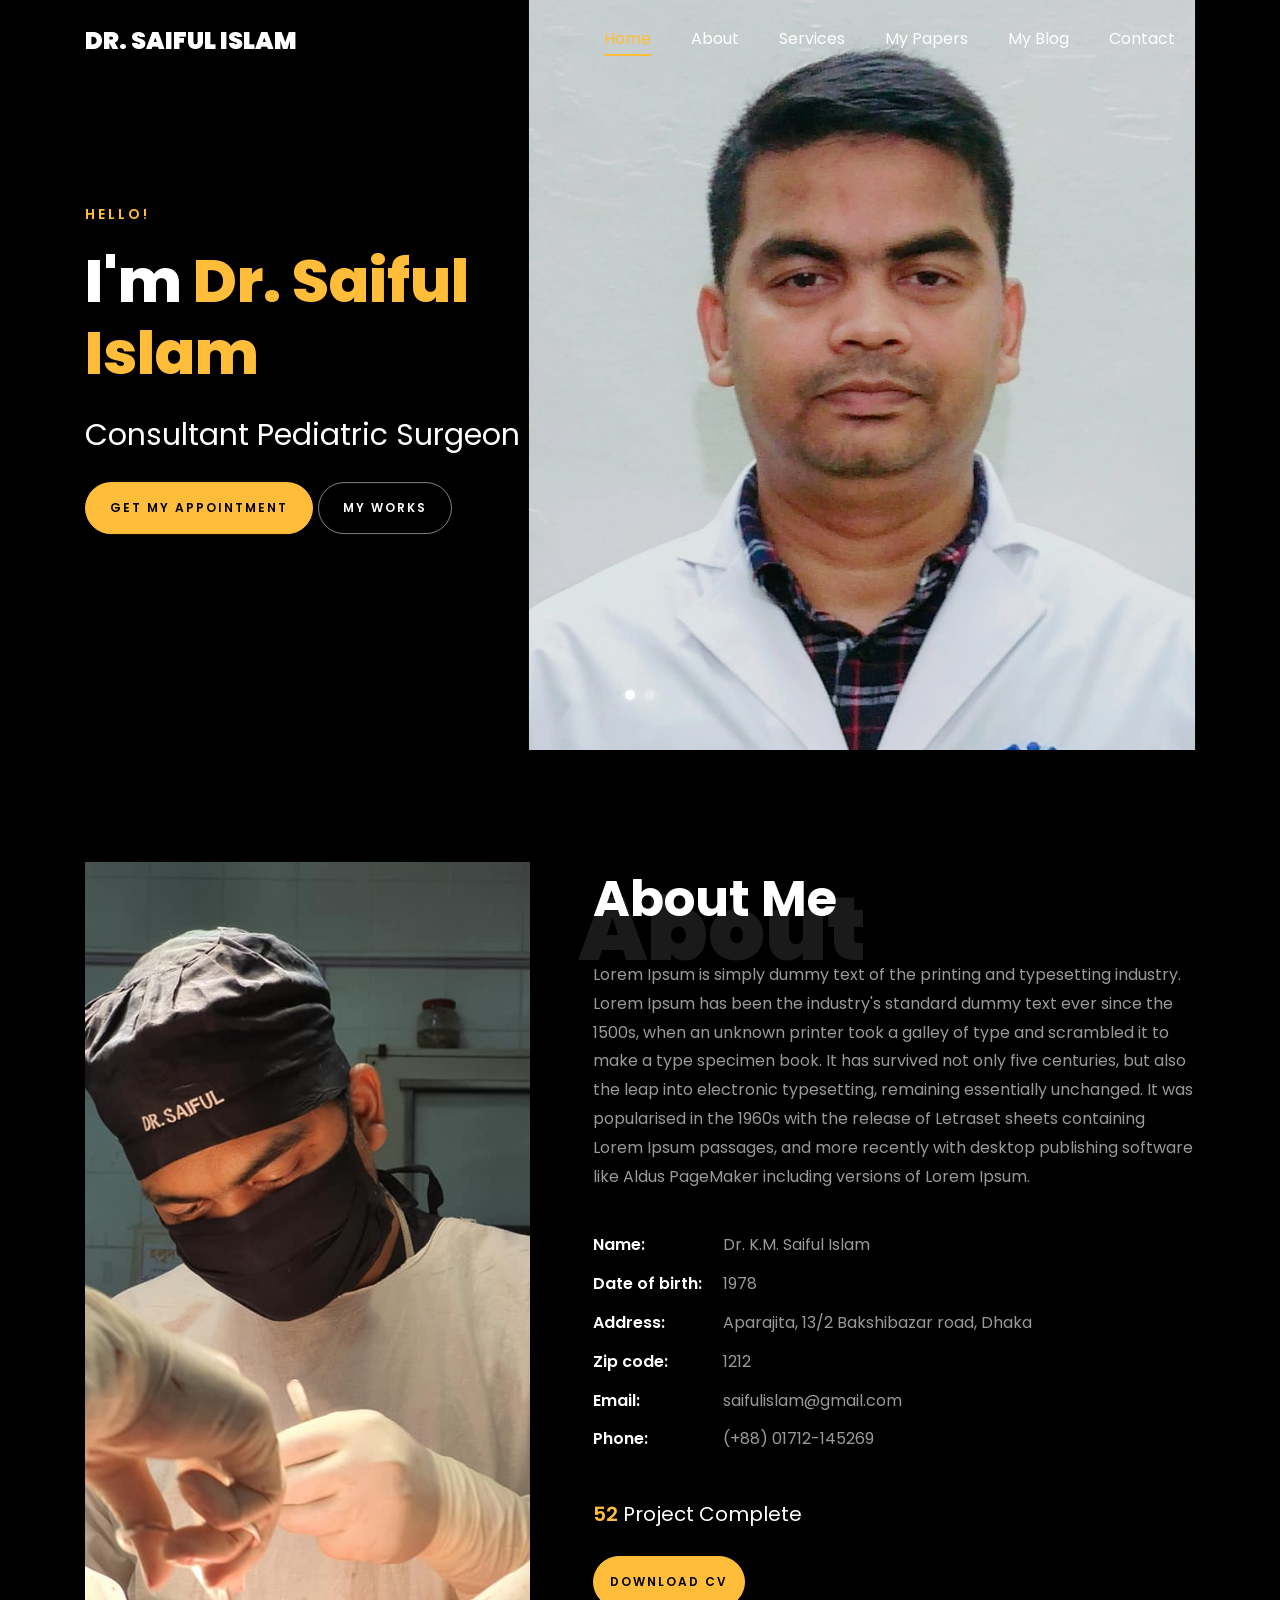
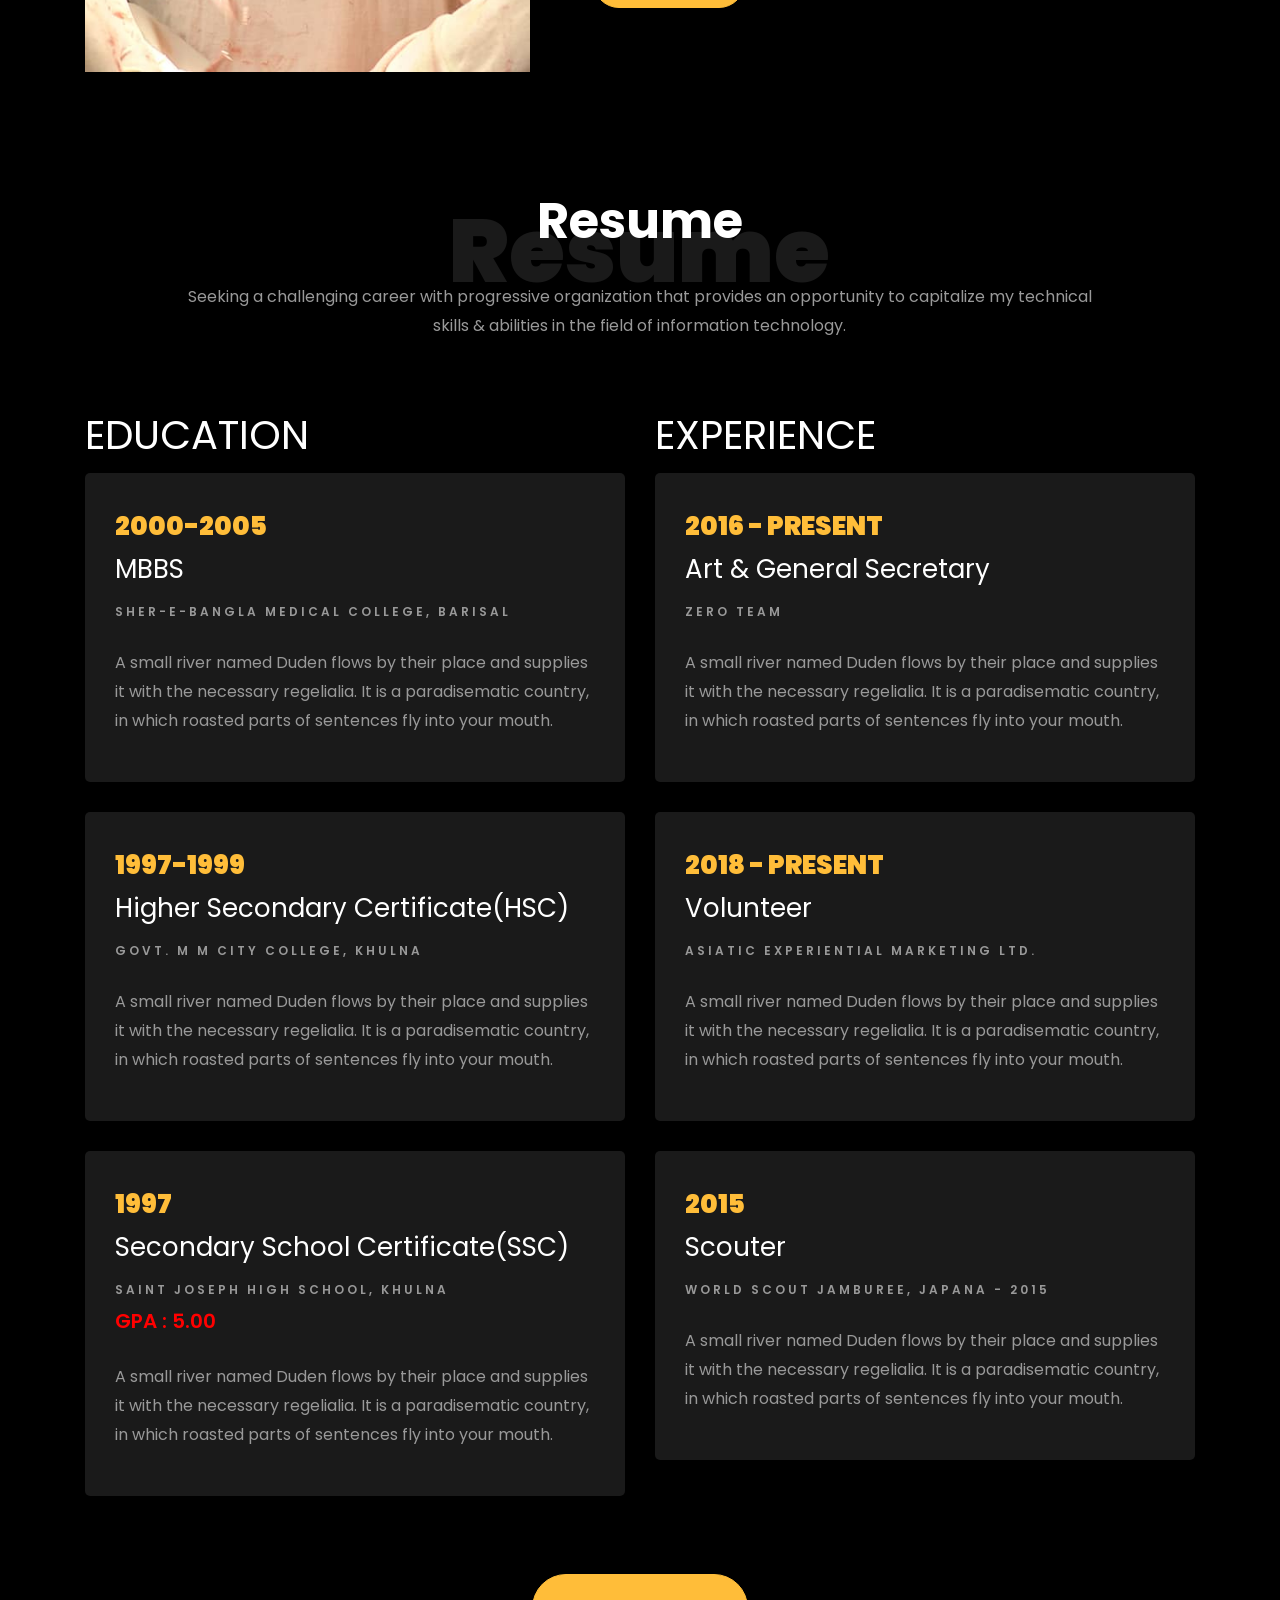
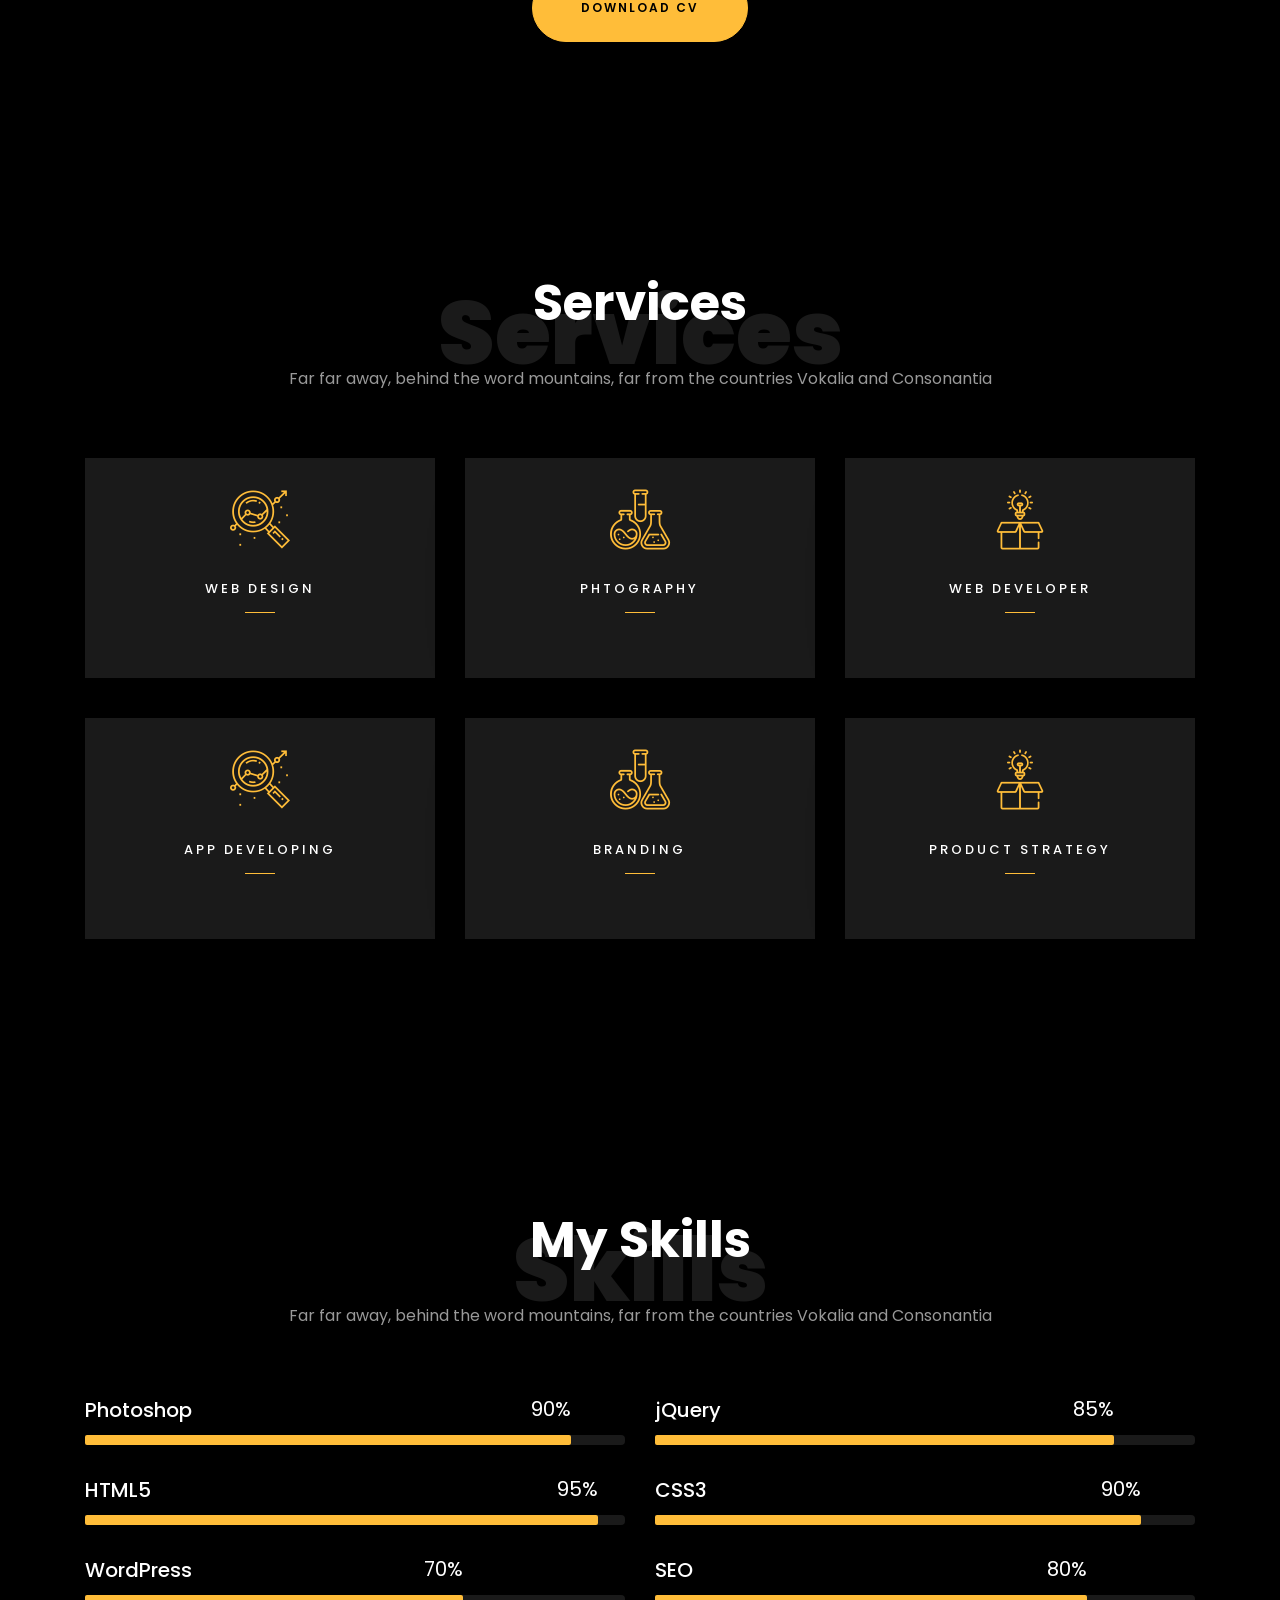
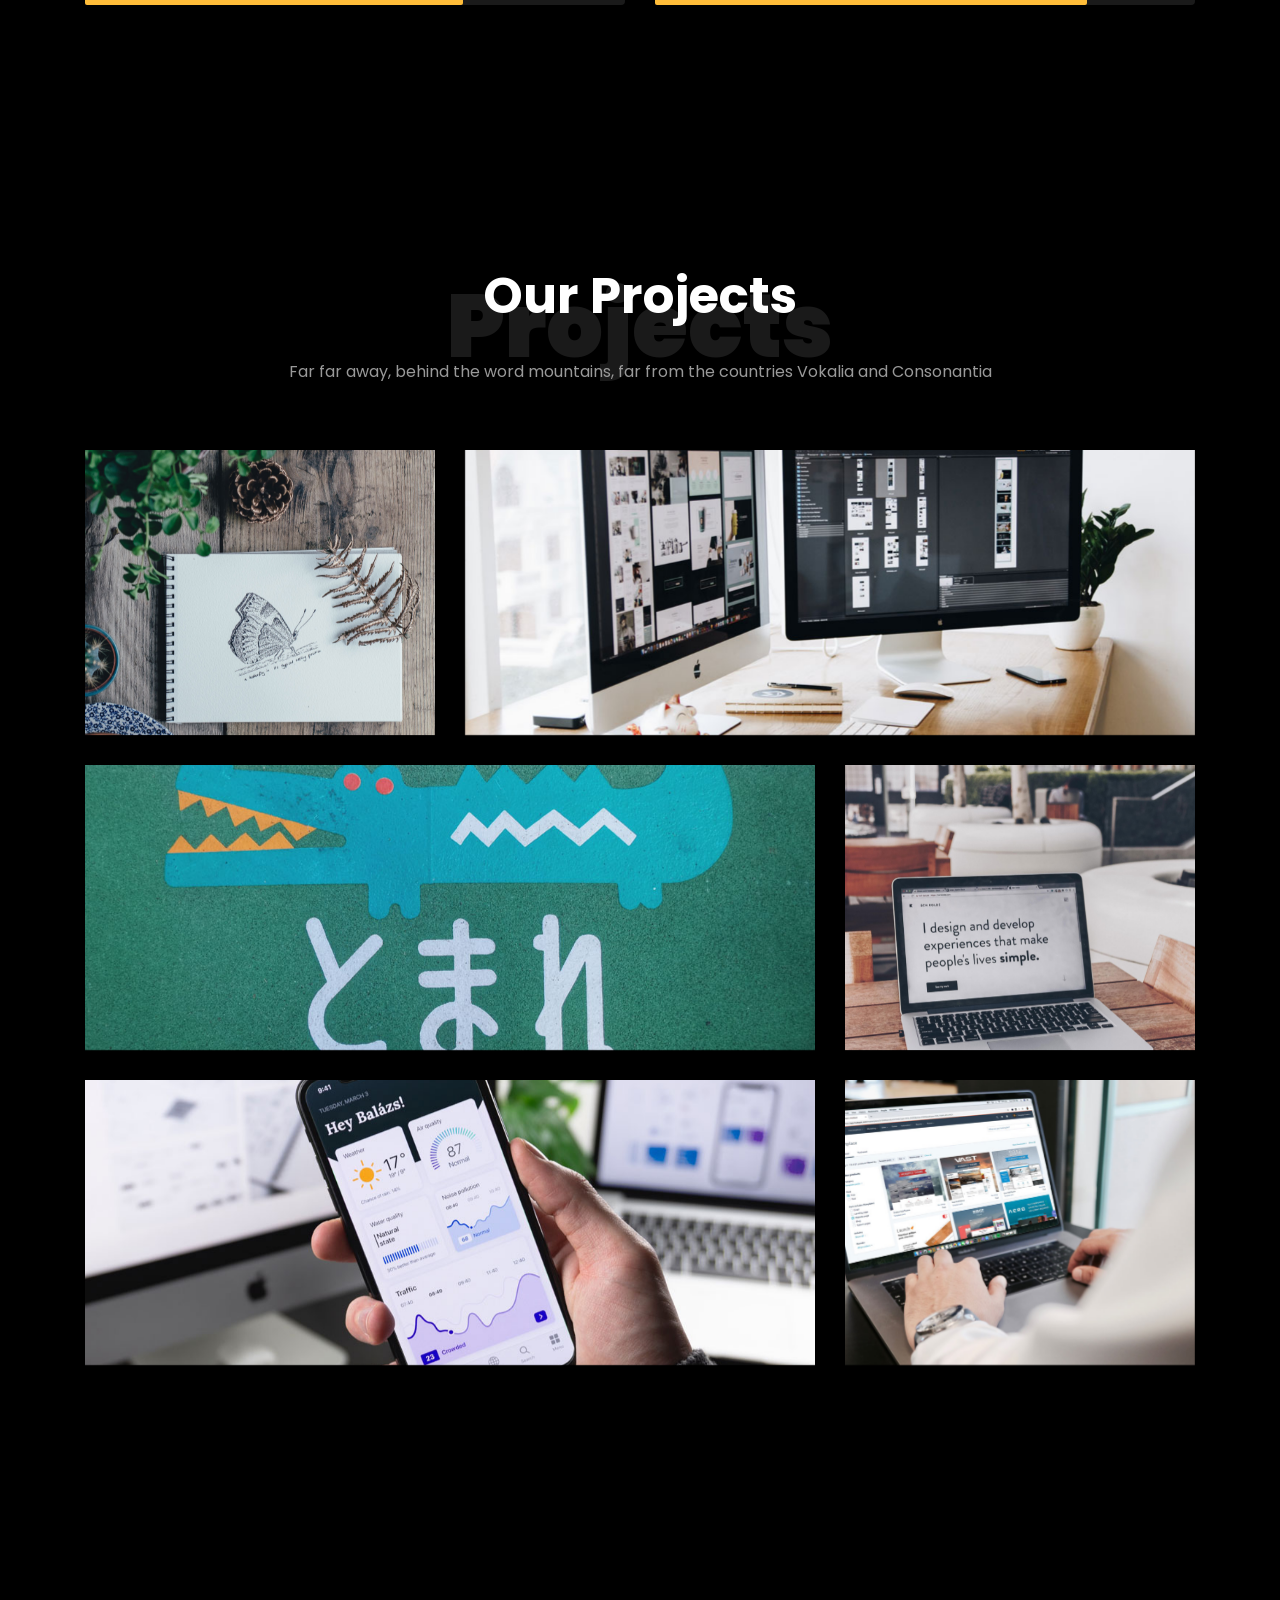
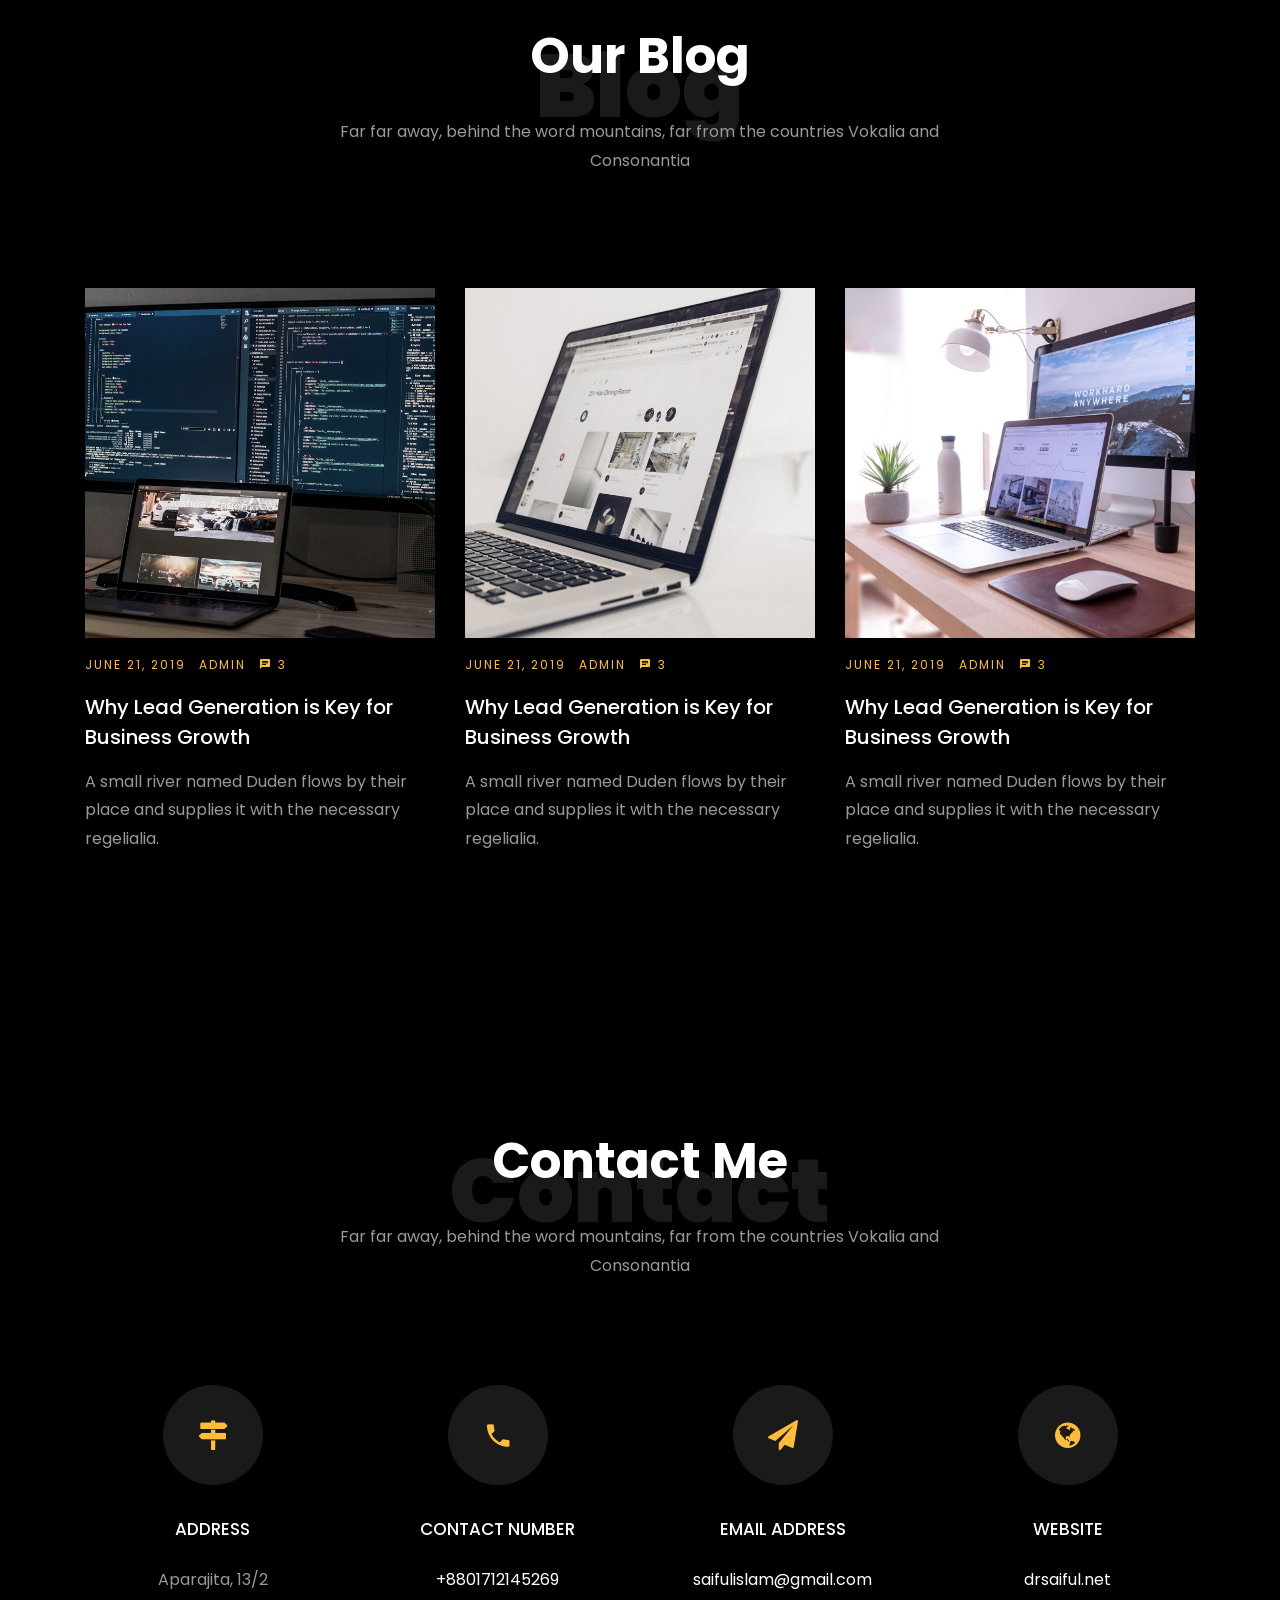
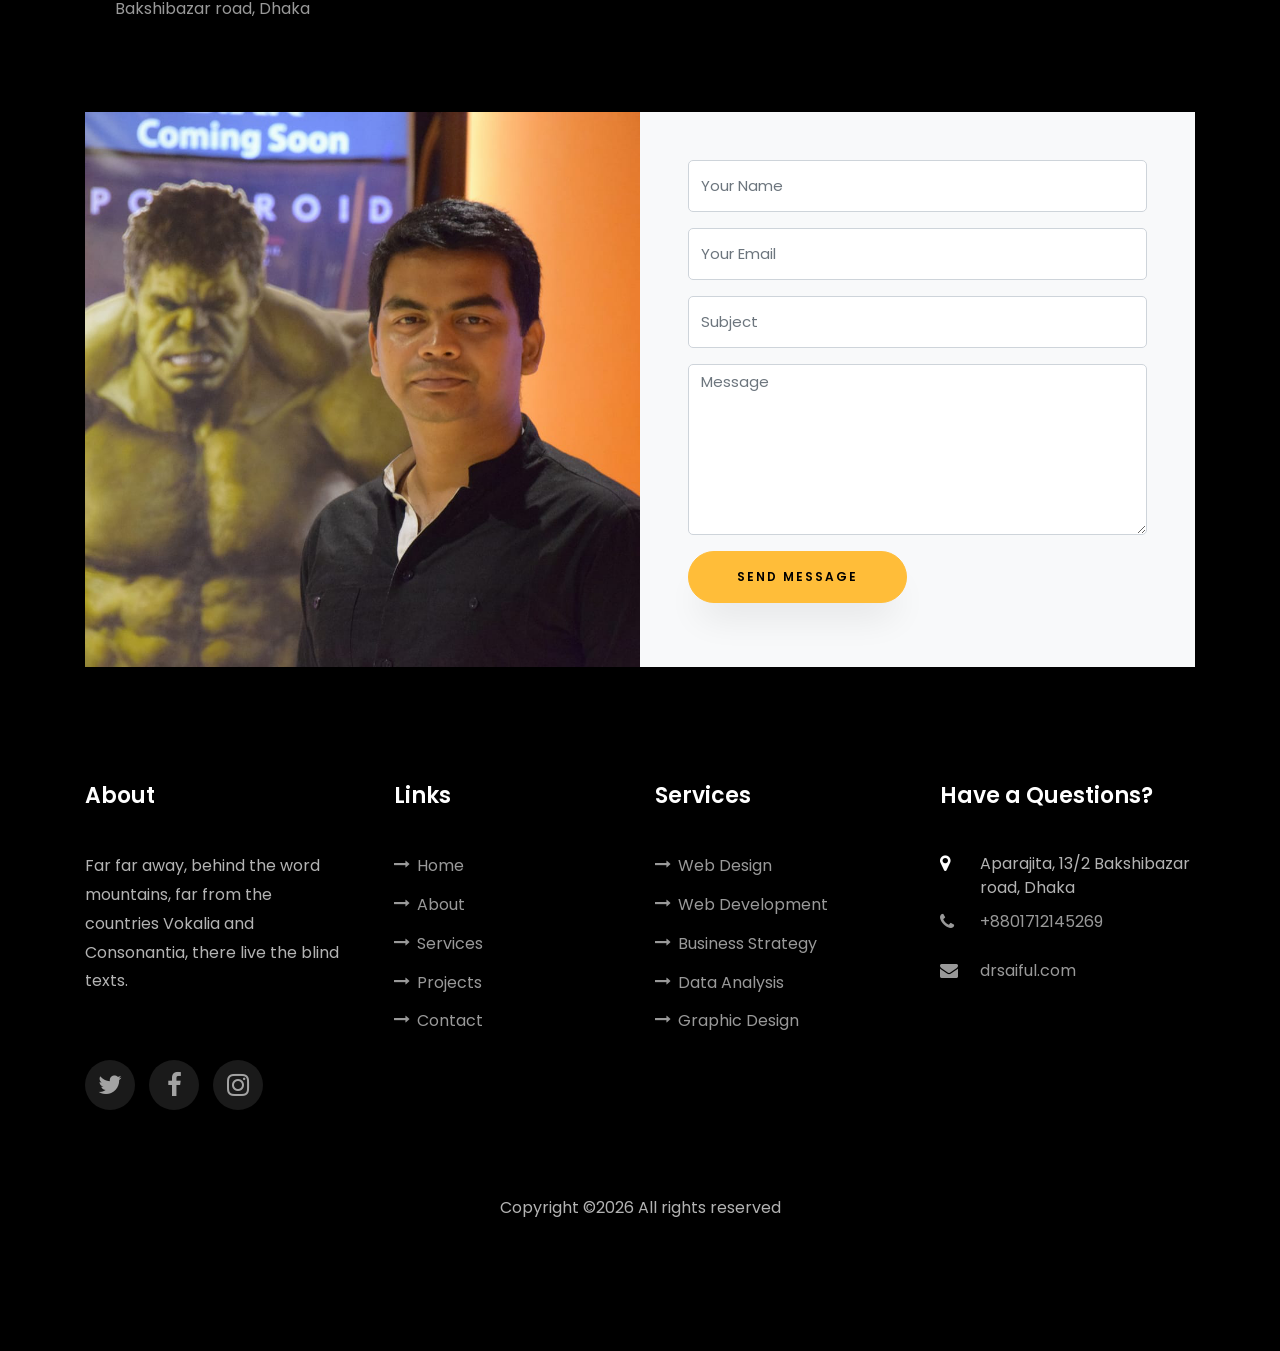
<file: index.html>
<!DOCTYPE html>
<html lang="en">
  <head>
    <title>Dr Saiful</title>
    <meta charset="utf-8">
    <meta name="viewport" content="width=device-width, initial-scale=1, shrink-to-fit=no">
    
    <link href="https://fonts.googleapis.com/css?family=Poppins:100,200,300,400,500,600,700,800,900" rel="stylesheet">

    <link rel="stylesheet" href="css/open-iconic-bootstrap.min.css">
    <link rel="stylesheet" href="css/animate.css">
    
    <link rel="stylesheet" href="css/owl.carousel.min.css">
    <link rel="stylesheet" href="css/owl.theme.default.min.css">
    <link rel="stylesheet" href="css/magnific-popup.css">

    <link rel="stylesheet" href="css/aos.css">

    <link rel="stylesheet" href="css/ionicons.min.css">
    
    <link rel="stylesheet" href="css/flaticon.css">
    <link rel="stylesheet" href="css/icomoon.css">
    <link rel="stylesheet" href="css/style.css">
  </head>
  <body data-spy="scroll" data-target=".site-navbar-target" data-offset="300">
	  
	  
    <nav class="navbar navbar-expand-lg navbar-dark ftco_navbar ftco-navbar-light site-navbar-target" id="ftco-navbar">
	    <div class="container">
	      <a class="navbar-brand" href="index.html">Dr. Saiful Islam</a>
	      <button class="navbar-toggler js-fh5co-nav-toggle fh5co-nav-toggle" type="button" data-toggle="collapse" data-target="#ftco-nav" aria-controls="ftco-nav" aria-expanded="false" aria-label="Toggle navigation">
	        <span class="oi oi-menu"></span> Menu
	      </button>

	      <div class="collapse navbar-collapse" id="ftco-nav">
	        <ul class="navbar-nav nav ml-auto">
	          <li class="nav-item"><a href="#home-section" class="nav-link"><span>Home</span></a></li>
	          <li class="nav-item"><a href="#about-section" class="nav-link"><span>About</span></a></li>
	          <!-- <li class="nav-item"><a href="#resume-section" class="nav-link"><span>Resume</span></a></li> -->
	          <li class="nav-item"><a href="#services-section" class="nav-link"><span>Services</span></a></li>
	          <li class="nav-item"><a href="#skills-section" class="nav-link"><span>My Papers</span></a></li>
	          <!-- <li class="nav-item"><a href="#projects-section" class="nav-link"><span>Projects</span></a></li> -->
	          <li class="nav-item"><a href="#blog-section" class="nav-link"><span>My Blog</span></a></li>
	          <li class="nav-item"><a href="#contact-section" class="nav-link"><span>Contact</span></a></li>
	        </ul>
	      </div>
	    </div>
	  </nav>
	  <section id="home-section" class="hero">
		  <div class="home-slider  owl-carousel">
	      <div class="slider-item ">
	      	<div class="overlay"></div>
	        <div class="container">
	          <div class="row d-md-flex no-gutters slider-text align-items-end justify-content-end" data-scrollax-parent="true">
	          	<div class="one-third js-fullheight order-md-last img" style="background-image:url(images/mama3.jpeg);">
	          		<div class="overlay"></div>
	          	</div>
		          <div class="one-forth d-flex  align-items-center ftco-animate" data-scrollax=" properties: { translateY: '70%' }">
		          	<div class="text">
		          		<span class="subheading">Hello!</span>
			            <h1 class="mb-4 mt-3">I'm <span>Dr. Saiful Islam</span></h1>
			            <h2 class="mb-4">Consultant Pediatric Surgeon</h2>
			            <p><a href="#" class="btn btn-primary py-3 px-4">Get My Appointment</a> <a href="#" class="btn btn-white btn-outline-white py-3 px-4">My works</a></p>
		            </div>
		          </div>
	        	</div>
	        </div>
	      </div>

	      <div class="slider-item">
	      	<div class="overlay"></div>
	        <div class="container">
	          <div class="row d-flex no-gutters slider-text align-items-end justify-content-end" data-scrollax-parent="true">
	          	<div class="one-third js-fullheight order-md-last img" style="background-image:url(images/mama2.jpg);">
	          		<div class="overlay"></div>
	          	</div>
		          <div class="one-forth d-flex align-items-center ftco-animate" data-scrollax=" properties: { translateY: '70%' }">
		          	<div class="text">
		          		<span class="subheading">Hello!</span>
			            <h1 class="mb-4 mt-3">I'm a <span>Consultant</span></h1><h2>  Pediatric Surgeon</h2>
			            <p><a href="#" class="btn btn-primary py-3 px-4">Get My Appointment</a> <a href="#" class="btn btn-white btn-outline-white py-3 px-4">My works</a></p>
		            </div>
		          </div>
	        	</div>
	        </div>
	      </div>
	    </div>
    </section>

    <section class="ftco-about img ftco-section ftco-no-pb" id="about-section">
    	<div class="container">
    		<div class="row d-flex">
    			<div class="col-md-6 col-lg-5 d-flex">
    				<div class="img-about img d-flex align-items-stretch">
    					<div class="overlay"></div>
	    				<div class="img d-flex align-self-stretch align-items-center" style="background-image:url(images/mama1.jpg);">
	    				</div>
    				</div>
    			</div>
    			<div class="col-md-6 col-lg-7 pl-lg-5 pb-5">
    				<div class="row justify-content-start pb-3">
		          <div class="col-md-12 heading-section ftco-animate">
		          	<h1 class="big">About</h1>
		            <h2 class="mb-4">About Me</h2>
		            <p>Lorem Ipsum is simply dummy text of the printing and typesetting industry. Lorem Ipsum has been the industry's standard dummy text ever since the 1500s, when an unknown printer took a galley of type and scrambled it to make a type specimen book. It has survived not only five centuries, but also the leap into electronic typesetting, remaining essentially unchanged. It was popularised in the 1960s with the release of Letraset sheets containing Lorem Ipsum passages, and more recently with desktop publishing software like Aldus PageMaker including versions of Lorem Ipsum.

					</p>
		            <ul class="about-info mt-4 px-md-0 px-2">
		            	<li class="d-flex"><span>Name:</span> <span>Dr. K.M. Saiful Islam</span></li>
		            	<li class="d-flex"><span>Date of birth:</span> <span>1978</span></li>
		            	<li class="d-flex"><span>Address:</span> <span>Aparajita, 13/2 Bakshibazar road, Dhaka</span></li>
		            	<li class="d-flex"><span>Zip code:</span> <span>1212</span></li>
		            	<li class="d-flex"><span>Email:</span> <span>saifulislam@gmail.com</span></li>
		            	<li class="d-flex"><span>Phone: </span> <span>(+88) 01712-145269</span></li>
		            </ul>
		          </div>
		        </div>
	          <div class="counter-wrap ftco-animate d-flex mt-md-3">
              <div class="text">
              	<p class="mb-4">
	                <span class="number" data-number="120">0</span>
	                <span>Project Complete</span>
                </p>
                <p><a href="./resume/resume.html" class="btn btn-primary py-3 px-3">Download CV</a></p>
              </div>
	          </div>
	        </div>
        </div>
    	</div>
    </section>

    <section class="ftco-section ftco-no-pb" id="resume-section">
    	<div class="container">
    		<div class="row justify-content-center pb-5">
          <div class="col-md-10 heading-section text-center ftco-animate">
          	<h1 class="big big-2">Resume</h1>
            <h2 class="mb-4">Resume</h2>
            <p>Seeking a challenging career with progressive organization that provides
				an opportunity to capitalize my technical skills & abilities in the 
				field of information technology.</p>
          </div>
        </div>
    		<div class="row">
    			<div class="col-md-6">
					<h1 class="big big-2">EDUCATION</h1>
    				<div class="resume-wrap ftco-animate">
    					<span class="date">2000-2005</span>
    					<h2>MBBS</h2>
    					<span class="position">Sher-e-Bangla Medical College, Barisal</span>
						<!-- <p class="cgpa">CGPA : 3.59</p> -->
    					<p class="mt-4">A small river named Duden flows by their place and supplies it with the necessary regelialia. It is a paradisematic country, in which roasted parts of sentences fly into your mouth.</p>
    				</div>
    				<div class="resume-wrap ftco-animate">
    					<span class="date">1997-1999</span>
    					<h2>Higher Secondary Certificate(HSC)</h2>
    					<span class="position">Govt. M M City College, Khulna</span>
						<!-- <p class="cgpa">GPA : 4.63</p> -->
    					<p class="mt-4">A small river named Duden flows by their place and supplies it with the necessary regelialia. It is a paradisematic country, in which roasted parts of sentences fly into your mouth.</p>
    				</div>
    				<div class="resume-wrap ftco-animate">
    					<span class="date">1997</span>
    					<h2>Secondary School Certificate(SSC)</h2>
    					<span class="position">Saint Joseph High School, Khulna</span>
						<p class="cgpa">GPA : 5.00</p>
    					<p class="mt-4">A small river named Duden flows by their place and supplies it with the necessary regelialia. It is a paradisematic country, in which roasted parts of sentences fly into your mouth.</p>
    				</div>
    			</div>

    			<div class="col-md-6">
					<h1 class="big big-2">EXPERIENCE</h1>
    				<div class="resume-wrap ftco-animate">
    					<span class="date">2016 - PRESENT</span>
    					<h2>Art &amp; General Secretary</h2>
    					<span class="position">Zero Team</span>
    					<p class="mt-4">A small river named Duden flows by their place and supplies it with the necessary regelialia. It is a paradisematic country, in which roasted parts of sentences fly into your mouth.</p>
    				</div>
    				<div class="resume-wrap ftco-animate">
    					<span class="date">2018 - PRESENT</span>
    					<h2>Volunteer</h2>
    					<span class="position">Asiatic Experiential Marketing Ltd.</span>
    					<p class="mt-4">A small river named Duden flows by their place and supplies it with the necessary regelialia. It is a paradisematic country, in which roasted parts of sentences fly into your mouth.</p>
    				</div>
    				<div class="resume-wrap ftco-animate">
    					<span class="date">2015</span>
    					<h2>Scouter</h2>
    					<span class="position">World Scout Jamburee, Japana - 2015</span>
    					<p class="mt-4">A small river named Duden flows by their place and supplies it with the necessary regelialia. It is a paradisematic country, in which roasted parts of sentences fly into your mouth.</p>
    				</div>
    			</div>
    		</div>
    		<div class="row justify-content-center mt-5">
    			<div class="col-md-6 text-center ftco-animate">
    				<p><a href="./resume/resume.html" class="btn btn-primary py-4 px-5">Download CV</a></p>
    			</div>
    		</div>
    	</div>
    </section>

    <section class="ftco-section" id="services-section">
    	<div class="container">
    		<div class="row justify-content-center py-5 mt-5">
          <div class="col-md-12 heading-section text-center ftco-animate">
          	<h1 class="big big-2">Services</h1>
            <h2 class="mb-4">Services</h2>
            <p>Far far away, behind the word mountains, far from the countries Vokalia and Consonantia</p>
          </div>
        </div>
    		<div class="row">
					<div class="col-md-4 text-center d-flex ftco-animate">
						<a href="#" class="services-1">
							<span class="icon">
								<i class="flaticon-analysis"></i>
							</span>
							<div class="desc">
								<h3 class="mb-5">Web Design</h3>
							</div>
						</a>
					</div>
					<div class="col-md-4 text-center d-flex ftco-animate">
						<a href="#" class="services-1">
							<span class="icon">
								<i class="flaticon-flasks"></i>
							</span>
							<div class="desc">
								<h3 class="mb-5">Phtography</h3>
							</div>
						</a>
					</div>
					<div class="col-md-4 text-center d-flex ftco-animate">
						<a href="#" class="services-1">
							<span class="icon">
								<i class="flaticon-ideas"></i>
							</span>
							<div class="desc">
								<h3 class="mb-5">Web Developer</h3>
							</div>
						</a>
					</div>

					<div class="col-md-4 text-center d-flex ftco-animate">
						<a href="#" class="services-1">
							<span class="icon">
								<i class="flaticon-analysis"></i>
							</span>
							<div class="desc">
								<h3 class="mb-5">App Developing</h3>
							</div>
						</a>
					</div>
					<div class="col-md-4 text-center d-flex ftco-animate">
						<a href="#" class="services-1">
							<span class="icon">
								<i class="flaticon-flasks"></i>
							</span>
							<div class="desc">
								<h3 class="mb-5">Branding</h3>
							</div>
						</a>
					</div>
					<div class="col-md-4 text-center d-flex ftco-animate">
						<a href="#" class="services-1">
							<span class="icon">
								<i class="flaticon-ideas"></i>
							</span>
							<div class="desc">
								<h3 class="mb-5">Product Strategy</h3>
							</div>
						</a>
					</div>
				</div>
    	</div>
    </section>

		
		<section class="ftco-section" id="skills-section">
			<div class="container">
				<div class="row justify-content-center pb-5">
          <div class="col-md-12 heading-section text-center ftco-animate">
          	<h1 class="big big-2">Skills</h1>
            <h2 class="mb-4">My Skills</h2>
            <p>Far far away, behind the word mountains, far from the countries Vokalia and Consonantia</p>
          </div>
        </div>
				<div class="row">
					<div class="col-md-6 animate-box">
						<div class="progress-wrap ftco-animate">
							<h3>Photoshop</h3>
							<div class="progress">
							 	<div class="progress-bar color-1" role="progressbar" aria-valuenow="90"
							  	aria-valuemin="0" aria-valuemax="100" style="width:90%">
							    <span>90%</span>
							  	</div>
							</div>
						</div>
					</div>
					<div class="col-md-6 animate-box">
						<div class="progress-wrap ftco-animate">
							<h3>jQuery</h3>
							<div class="progress">
							 	<div class="progress-bar color-2" role="progressbar" aria-valuenow="85"
							  	aria-valuemin="0" aria-valuemax="100" style="width:85%">
							    <span>85%</span>
							  	</div>
							</div>
						</div>
					</div>
					<div class="col-md-6 animate-box">
						<div class="progress-wrap ftco-animate">
							<h3>HTML5</h3>
							<div class="progress">
							 	<div class="progress-bar color-3" role="progressbar" aria-valuenow="95"
							  	aria-valuemin="0" aria-valuemax="100" style="width:95%">
							    <span>95%</span>
							  	</div>
							</div>
						</div>
					</div>
					<div class="col-md-6 animate-box">
						<div class="progress-wrap ftco-animate">
							<h3>CSS3</h3>
							<div class="progress">
							 	<div class="progress-bar color-4" role="progressbar" aria-valuenow="90"
							  	aria-valuemin="0" aria-valuemax="100" style="width:90%">
							    <span>90%</span>
							  	</div>
							</div>
						</div>
					</div>
					<div class="col-md-6 animate-box">
						<div class="progress-wrap ftco-animate">
							<h3>WordPress</h3>
							<div class="progress">
							 	<div class="progress-bar color-5" role="progressbar" aria-valuenow="70"
							  	aria-valuemin="0" aria-valuemax="100" style="width:70%">
							    <span>70%</span>
							  	</div>
							</div>
						</div>
					</div>
					<div class="col-md-6 animate-box">
						<div class="progress-wrap ftco-animate">
							<h3>SEO</h3>
							<div class="progress">
							 	<div class="progress-bar color-6" role="progressbar" aria-valuenow="80"
							  	aria-valuemin="0" aria-valuemax="100" style="width:80%">
							    <span>80%</span>
							  	</div>
							</div>
						</div>
					</div>
				</div>
			</div>
		</section>
 

    <section class="ftco-section ftco-project" id="projects-section">
    	<div class="container">
    		<div class="row justify-content-center pb-5">
          <div class="col-md-12 heading-section text-center ftco-animate">
          	<h1 class="big big-2">Projects</h1>
            <h2 class="mb-4">Our Projects</h2>
            <p>Far far away, behind the word mountains, far from the countries Vokalia and Consonantia</p>
          </div>
        </div>
    		<div class="row">
    			<div class="col-md-4">
    				<div class="project img ftco-animate d-flex justify-content-center align-items-center" style="background-image: url(images/project-4.jpg);">
    					<div class="overlay"></div>
	    				<div class="text text-center p-4">
	    					<h3><a href="#">Branding &amp; Illustration Design</a></h3>
	    					<span>Web Design</span>
	    				</div>
    				</div>
  				</div>
  				<div class="col-md-8">
    				<div class="project img ftco-animate d-flex justify-content-center align-items-center" style="background-image: url(images/project-5.jpg);">
    					<div class="overlay"></div>
	    				<div class="text text-center p-4">
	    					<h3><a href="#">Branding &amp; Illustration Design</a></h3>
	    					<span>Web Design</span>
	    				</div>
    				</div>
  				</div>

    			<div class="col-md-8">
    				<div class="project img ftco-animate d-flex justify-content-center align-items-center" style="background-image: url(images/project-1.jpg);">
    					<div class="overlay"></div>
	    				<div class="text text-center p-4">
	    					<h3><a href="#">Branding &amp; Illustration Design</a></h3>
	    					<span>Web Design</span>
	    				</div>
    				</div>

    				<div class="project img ftco-animate d-flex justify-content-center align-items-center" style="background-image: url(images/project-6.jpg);">
    					<div class="overlay"></div>
	    				<div class="text text-center p-4">
	    					<h3><a href="#">Branding &amp; Illustration Design</a></h3>
	    					<span>Web Design</span>
	    				</div>
    				</div>
    			</div>
    			<div class="col-md-4">
    				<div class="row">
    					<div class="col-md-12">
		    				<div class="project img ftco-animate d-flex justify-content-center align-items-center" style="background-image: url(images/project-2.jpg);">
		    					<div class="overlay"></div>
			    				<div class="text text-center p-4">
			    					<h3><a href="#">Branding &amp; Illustration Design</a></h3>
			    					<span>Web Design</span>
			    				</div>
		    				</div>
	    				</div>
	    				<div class="col-md-12">
		    				<div class="project img ftco-animate d-flex justify-content-center align-items-center" style="background-image: url(images/project-3.jpg);">
		    					<div class="overlay"></div>
			    				<div class="text text-center p-4">
			    					<h3><a href="#">Branding &amp; Illustration Design</a></h3>
			    					<span>Web Design</span>
			    				</div>
		    				</div>
	    				</div>
    				</div>
    			</div>
    		</div>
    	</div>
    </section>


    <section class="ftco-section" id="blog-section">
      <div class="container">
        <div class="row justify-content-center mb-5 pb-5">
          <div class="col-md-7 heading-section text-center ftco-animate">
            <h1 class="big big-2">Blog</h1>
            <h2 class="mb-4">Our Blog</h2>
            <p>Far far away, behind the word mountains, far from the countries Vokalia and Consonantia</p>
          </div>
        </div>
        <div class="row d-flex">
          <div class="col-md-4 d-flex ftco-animate">
          	<div class="blog-entry justify-content-end">
              <a href="single.html" class="block-20" style="background-image: url('images/image_1.jpg');">
              </a>
              <div class="text mt-3 float-right d-block">
              	<div class="d-flex align-items-center mb-3 meta">
	                <p class="mb-0">
	                	<span class="mr-2">June 21, 2019</span>
	                	<a href="#" class="mr-2">Admin</a>
	                	<a href="#" class="meta-chat"><span class="icon-chat"></span> 3</a>
	                </p>
                </div>
                <h3 class="heading"><a href="single.html">Why Lead Generation is Key for Business Growth</a></h3>
                <p>A small river named Duden flows by their place and supplies it with the necessary regelialia.</p>
              </div>
            </div>
          </div>
          <div class="col-md-4 d-flex ftco-animate">
          	<div class="blog-entry justify-content-end">
              <a href="single.html" class="block-20" style="background-image: url('images/image_2.jpg');">
              </a>
              <div class="text mt-3 float-right d-block">
              	<div class="d-flex align-items-center mb-3 meta">
	                <p class="mb-0">
	                	<span class="mr-2">June 21, 2019</span>
	                	<a href="#" class="mr-2">Admin</a>
	                	<a href="#" class="meta-chat"><span class="icon-chat"></span> 3</a>
	                </p>
                </div>
                <h3 class="heading"><a href="single.html">Why Lead Generation is Key for Business Growth</a></h3>
                <p>A small river named Duden flows by their place and supplies it with the necessary regelialia.</p>
              </div>
            </div>
          </div>
          <div class="col-md-4 d-flex ftco-animate">
          	<div class="blog-entry">
              <a href="single.html" class="block-20" style="background-image: url('images/image_3.jpg');">
              </a>
              <div class="text mt-3 float-right d-block">
              	<div class="d-flex align-items-center mb-3 meta">
	                <p class="mb-0">
	                	<span class="mr-2">June 21, 2019</span>
	                	<a href="#" class="mr-2">Admin</a>
	                	<a href="#" class="meta-chat"><span class="icon-chat"></span> 3</a>
	                </p>
                </div>
                <h3 class="heading"><a href="single.html">Why Lead Generation is Key for Business Growth</a></h3>
                <p>A small river named Duden flows by their place and supplies it with the necessary regelialia.</p>
              </div>
            </div>
          </div>
        </div>
      </div>
    </section>

    <!-- <section class="ftco-section ftco-no-pt ftco-no-pb ftco-counter img" id="section-counter">
    	<div class="container">
				<div class="row d-md-flex align-items-center">
          <div class="col-md d-flex justify-content-center counter-wrap ftco-animate">
            <div class="block-18">
              <div class="text">
                <strong class="number" data-number="100">0</strong>
                <span>Awards</span>
              </div>
            </div>
          </div>
          <div class="col-md d-flex justify-content-center counter-wrap ftco-animate">
            <div class="block-18">
              <div class="text">
                <strong class="number" data-number="1200">0</strong>
                <span>Complete Projects</span>
              </div>
            </div>
          </div>
          <div class="col-md d-flex justify-content-center counter-wrap ftco-animate">
            <div class="block-18">
              <div class="text">
                <strong class="number" data-number="1200">0</strong>
                <span>Happy Customers</span>
              </div>
            </div>
          </div>
          <div class="col-md d-flex justify-content-center counter-wrap ftco-animate">
            <div class="block-18">
              <div class="text">
                <strong class="number" data-number="500">0</strong>
                <span>Cups of coffee</span>
              </div>
            </div>
          </div>
        </div>
      </div>
    </section>

    <section class="ftco-section ftco-hireme img margin-top" style="background-image: url(images/bg_12.jpg)">
			<div class="container">
				<div class="row justify-content-center">
					<div class="col-md-7 ftco-animate text-center">
						<h2>I'm <span>Available</span> for freelancing</h2>
						<p>A small river named Duden flows by their place and supplies it with the necessary regelialia.</p>
						<p class="mb-0"><a href="#" class="btn btn-primary py-3 px-5">Hire me</a></p>
					</div>
				</div>
			</div>
		</section> -->

    <section class="ftco-section contact-section ftco-no-pb" id="contact-section">
      <div class="container">
      	<div class="row justify-content-center mb-5 pb-3">
          <div class="col-md-7 heading-section text-center ftco-animate">
            <h1 class="big big-2">Contact</h1>
            <h2 class="mb-4">Contact Me</h2>
            <p>Far far away, behind the word mountains, far from the countries Vokalia and Consonantia</p>
          </div>
        </div>

        <div class="row d-flex contact-info mb-5">
          <div class="col-md-6 col-lg-3 d-flex ftco-animate">
          	<div class="align-self-stretch box p-4 text-center">
          		<div class="icon d-flex align-items-center justify-content-center">
          			<span class="icon-map-signs"></span>
          		</div>
          		<h3 class="mb-4">Address</h3>
	            <p>Aparajita, 13/2 Bakshibazar road, Dhaka</p>
	          </div>
          </div>
          <div class="col-md-6 col-lg-3 d-flex ftco-animate">
          	<div class="align-self-stretch box p-4 text-center">
          		<div class="icon d-flex align-items-center justify-content-center">
          			<span class="icon-phone2"></span>
          		</div>
          		<h3 class="mb-4">Contact Number</h3>
	            <p><a href="tel://1234567920">+8801712145269</a></p>
	          </div>
          </div>
          <div class="col-md-6 col-lg-3 d-flex ftco-animate">
          	<div class="align-self-stretch box p-4 text-center">
          		<div class="icon d-flex align-items-center justify-content-center">
          			<span class="icon-paper-plane"></span>
          		</div>
          		<h3 class="mb-4">Email Address</h3>
	            <p><a href="mailto:info@yoursite.com">saifulislam@gmail.com</a></p>
	          </div>
          </div>
          <div class="col-md-6 col-lg-3 d-flex ftco-animate">
          	<div class="align-self-stretch box p-4 text-center">
          		<div class="icon d-flex align-items-center justify-content-center">
          			<span class="icon-globe"></span>
          		</div>
          		<h3 class="mb-4">Website</h3>
	            <p><a href="#">drsaiful.net</a></p>
	          </div>
          </div>
        </div>

        <div class="row no-gutters block-9">
          <div class="col-md-6 order-md-last d-flex">
            <form action="#" class="bg-light p-4 p-md-5 contact-form">
              <div class="form-group">
                <input type="text" class="form-control" placeholder="Your Name">
              </div>
              <div class="form-group">
                <input type="text" class="form-control" placeholder="Your Email">
              </div>
              <div class="form-group">
                <input type="text" class="form-control" placeholder="Subject">
              </div>
              <div class="form-group">
                <textarea name="" id="" cols="30" rows="7" class="form-control" placeholder="Message"></textarea>
              </div>
              <div class="form-group">
                <input type="submit" value="Send Message" class="btn btn-primary py-3 px-5">
              </div>
            </form>
          
          </div>

          <div class="col-md-6 d-flex">
          	<div class="img" style="background-image: url(images/mama.png);"></div>
          </div>
        </div>
      </div>
    </section>
		

    <footer class="ftco-footer ftco-section">
      <div class="container">
        <div class="row mb-5">
          <div class="col-md">
            <div class="ftco-footer-widget mb-4">
              <h2 class="ftco-heading-2">About</h2>
              <p>Far far away, behind the word mountains, far from the countries Vokalia and Consonantia, there live the blind texts.</p>
              <ul class="ftco-footer-social list-unstyled float-md-left float-lft mt-5">
                <li class="ftco-animate"><a href="#"><span class="icon-twitter"></span></a></li>
                <li class="ftco-animate"><a href="#"><span class="icon-facebook"></span></a></li>
                <li class="ftco-animate"><a href="#"><span class="icon-instagram"></span></a></li>
              </ul>
            </div>
          </div>
          <div class="col-md">
            <div class="ftco-footer-widget mb-4 ml-md-4">
              <h2 class="ftco-heading-2">Links</h2>
              <ul class="list-unstyled">
                <li><a href="#"><span class="icon-long-arrow-right mr-2"></span>Home</a></li>
                <li><a href="#"><span class="icon-long-arrow-right mr-2"></span>About</a></li>
                <li><a href="#"><span class="icon-long-arrow-right mr-2"></span>Services</a></li>
                <li><a href="#"><span class="icon-long-arrow-right mr-2"></span>Projects</a></li>
                <li><a href="#"><span class="icon-long-arrow-right mr-2"></span>Contact</a></li>
              </ul>
            </div>
          </div>
          <div class="col-md">
             <div class="ftco-footer-widget mb-4">
              <h2 class="ftco-heading-2">Services</h2>
              <ul class="list-unstyled">
                <li><a href="#"><span class="icon-long-arrow-right mr-2"></span>Web Design</a></li>
                <li><a href="#"><span class="icon-long-arrow-right mr-2"></span>Web Development</a></li>
                <li><a href="#"><span class="icon-long-arrow-right mr-2"></span>Business Strategy</a></li>
                <li><a href="#"><span class="icon-long-arrow-right mr-2"></span>Data Analysis</a></li>
                <li><a href="#"><span class="icon-long-arrow-right mr-2"></span>Graphic Design</a></li>
              </ul>
            </div>
          </div>
          <div class="col-md">
            <div class="ftco-footer-widget mb-4">
            	<h2 class="ftco-heading-2">Have a Questions?</h2>
            	<div class="block-23 mb-3">
	              <ul>
	                <li><span class="icon icon-map-marker"></span><span class="text">Aparajita, 13/2 Bakshibazar road, Dhaka</span></li>
	                <li><a href="#"><span class="icon icon-phone"></span><span class="text">+8801712145269</span></a></li>
	                <li><a href="#"><span class="icon icon-envelope"></span><span class="text">drsaiful.com</span></a></li>
	              </ul>
	            </div>
            </div>
          </div>
        </div>
        <div class="row">
          <div class="col-md-12 text-center">

            <p><!-- Link back to Colorlib can't be removed. Template is licensed under CC BY 3.0. -->
  Copyright &copy;<script>document.write(new Date().getFullYear());</script> All rights reserved  </a>
  <!-- Link back to Colorlib can't be removed. Template is licensed under CC BY 3.0. --></p>
          </div>
        </div>
      </div>
    </footer>
    
  

  <!-- loader -->
  <div id="ftco-loader" class="show fullscreen"><svg class="circular" width="48px" height="48px"><circle class="path-bg" cx="24" cy="24" r="22" fill="none" stroke-width="4" stroke="#eeeeee"/><circle class="path" cx="24" cy="24" r="22" fill="none" stroke-width="4" stroke-miterlimit="10" stroke="#F96D00"/></svg></div>


  <script src="js/jquery.min.js"></script>
  <script src="js/jquery-migrate-3.0.1.min.js"></script>
  <script src="js/popper.min.js"></script>
  <script src="js/bootstrap.min.js"></script>
  <script src="js/jquery.easing.1.3.js"></script>
  <script src="js/jquery.waypoints.min.js"></script>
  <script src="js/jquery.stellar.min.js"></script>
  <script src="js/owl.carousel.min.js"></script>
  <script src="js/jquery.magnific-popup.min.js"></script>
  <script src="js/aos.js"></script>
  <script src="js/jquery.animateNumber.min.js"></script>
  <script src="js/scrollax.min.js"></script>
  
  <script src="js/main.js"></script>
    
  </body>
</html>
</file>
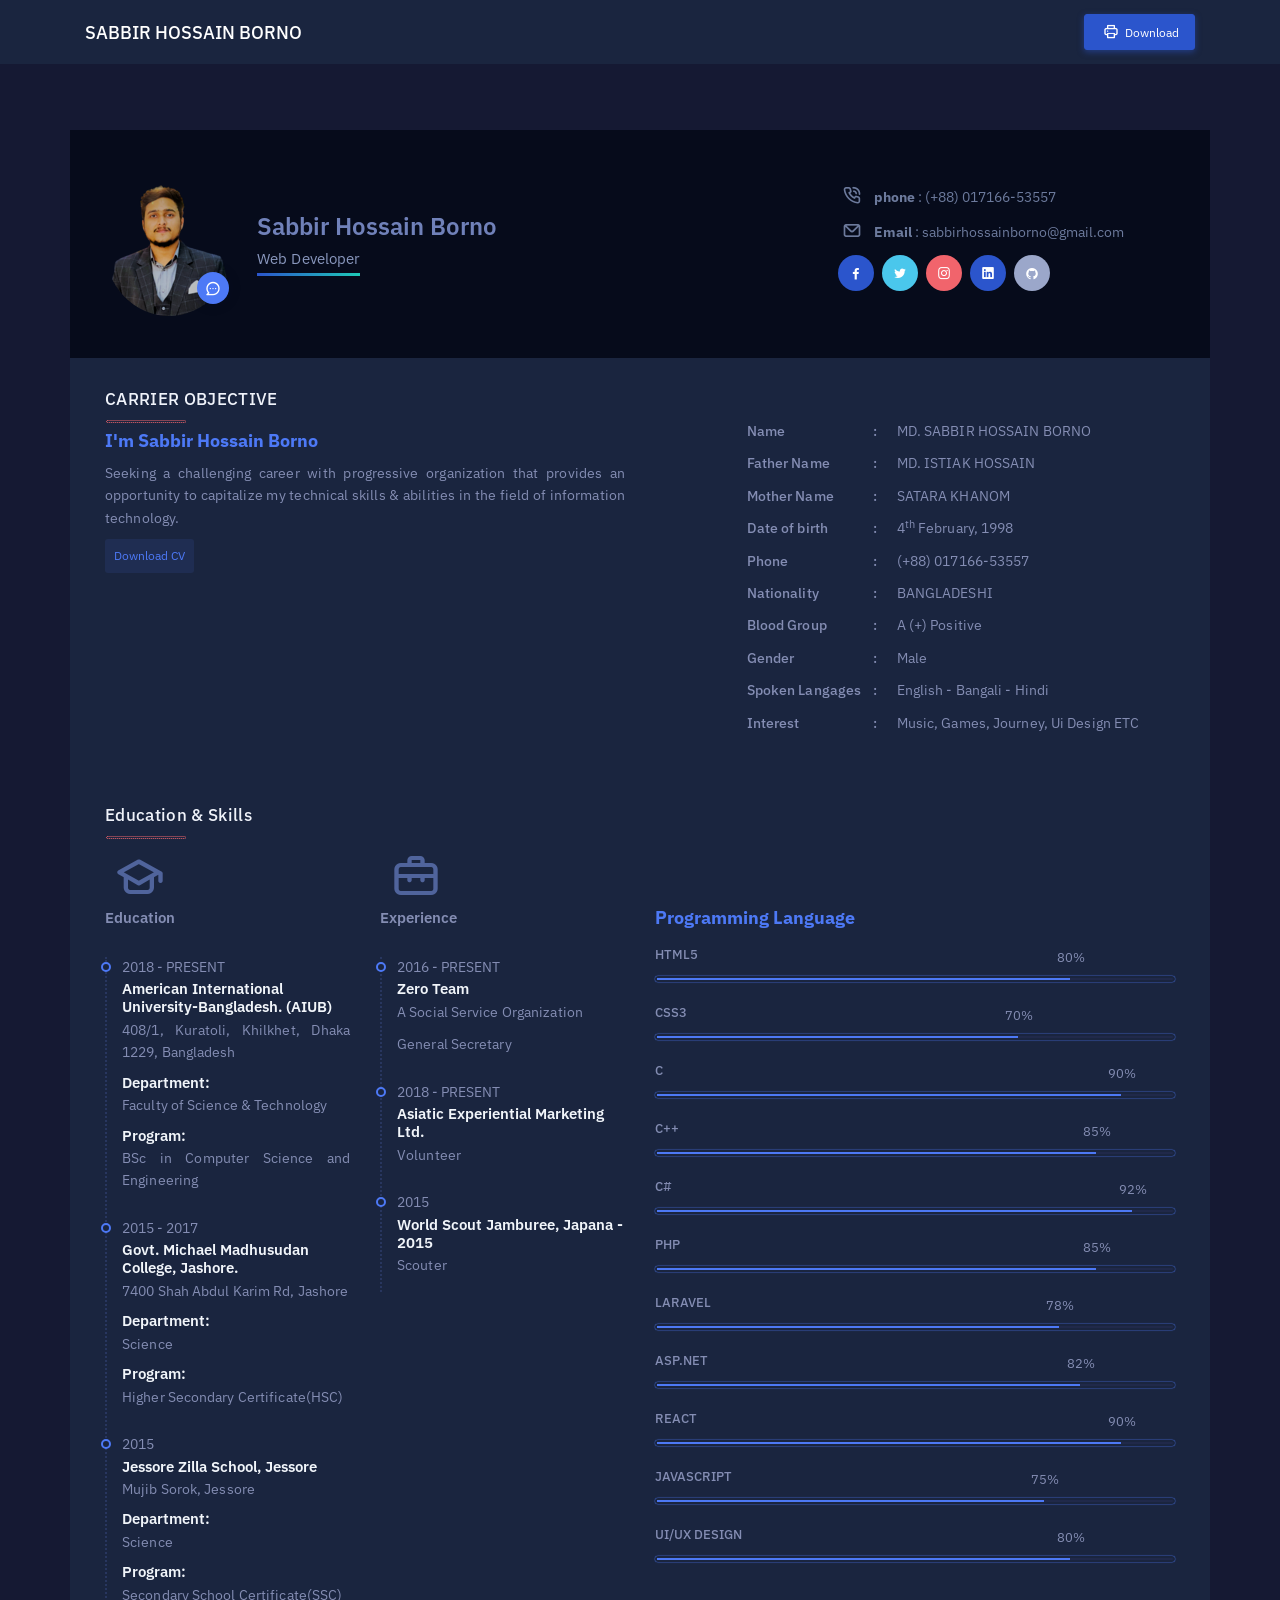
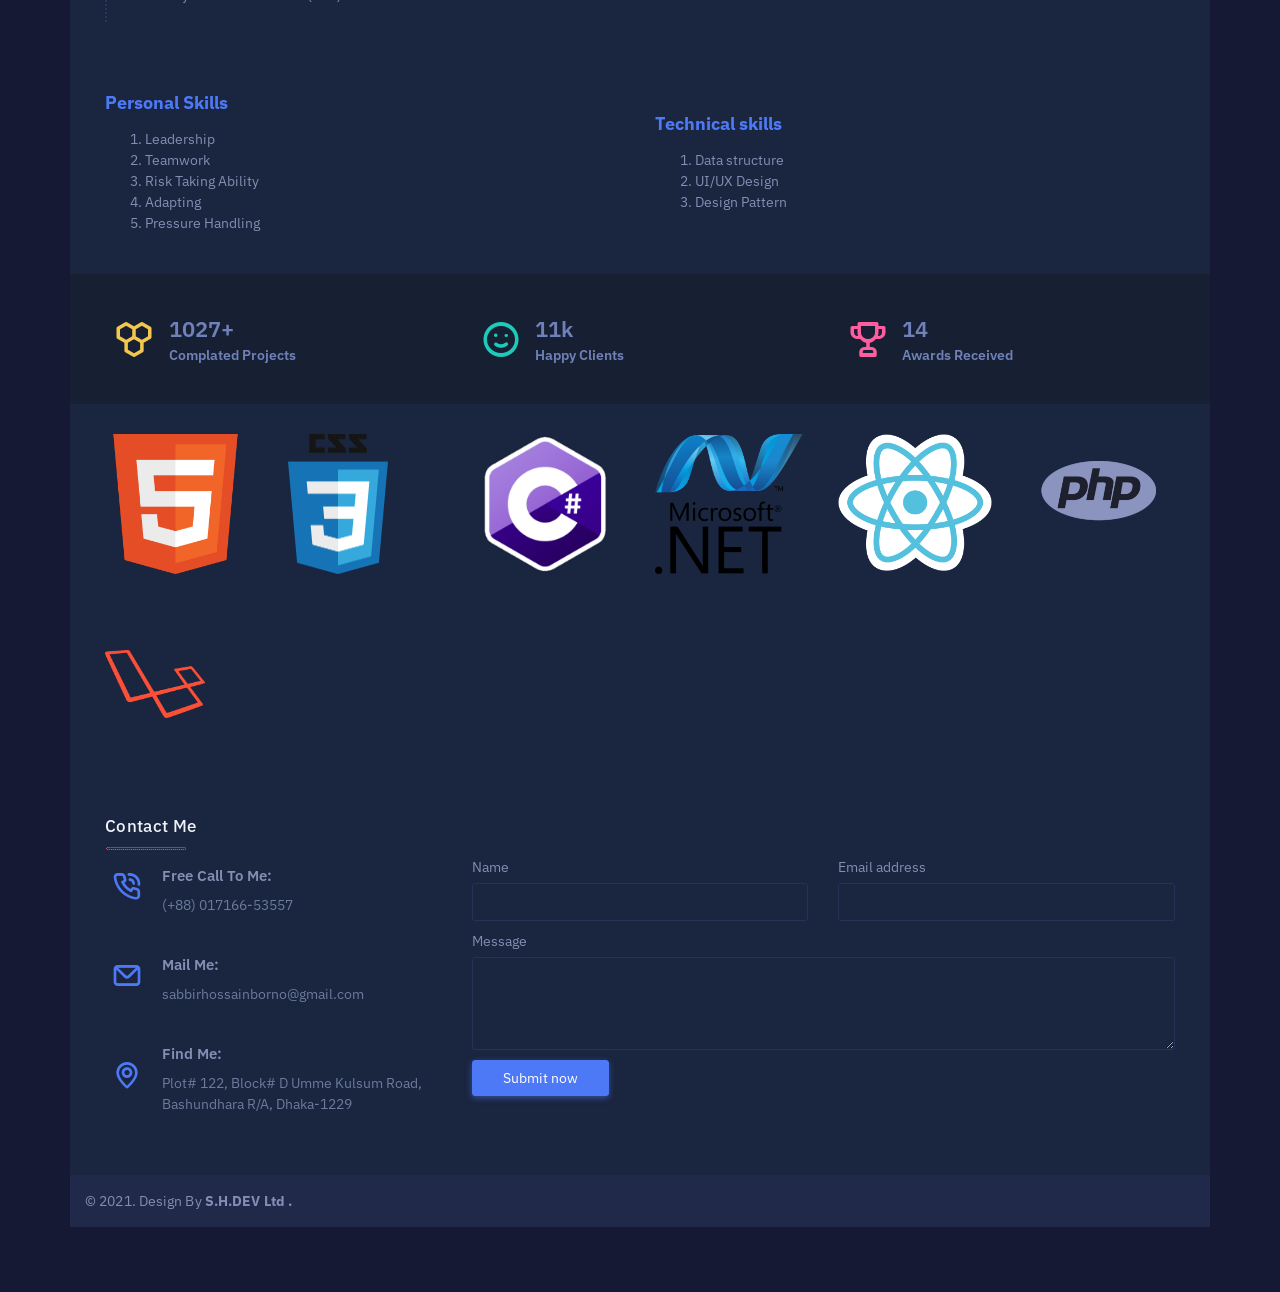
<file: resume/resume.html>
<!DOCTYPE html>
<html lang="en">
    <head>
        <meta charset="utf-8" />
        <title>Sabbir Hossain Borno - Resume</title>
        <meta name="viewport" content="width=device-width, initial-scale=1.0">
        <meta content="A premium personal template by Mannatthemes" name="description" />
        <meta content="Mannatthemes" name="author" />

        <!-- App favicon -->
        <link rel="shortcut icon" href="images/favicon.ico">

        <link href="plugins/filter/magnific-popup.css" rel="stylesheet" type="text/css" />
        <link href="plugins/animated/headline.css" rel="stylesheet" type="text/css" />

        <!-- App css -->
        <link href="css/bootstrap.min.css" rel="stylesheet" type="text/css" />
        <link href="css/icons.css" rel="stylesheet" type="text/css" />
        <link href="css/style.css" rel="stylesheet" type="text/css" />

    </head>

    <body>
        <nav class="navbar navbar-expand-lg navbar-dark bg-navbar">
            <div class="container">
                <a class="navbar-brand" href="#"><!-- <i class='uil uil-cell text-primary'> --></i>Sabbir Hossain Borno</a>
                <button class="navbar-toggler" type="button" data-toggle="collapse" data-target="#nav" aria-controls="nav" aria-expanded="false" aria-label="Toggle navigation">
                    <span class="navbar-toggler-icon"></span>
                </button><!--end navbar-toggler-->
                
                <div class="collapse navbar-collapse" id="nav">
                    <ul class="navbar-nav ml-auto">
                        <li class="nav-item">
                            <a class="btn btn-blue btn-sm px-4" href="#" id="lnkPrint"><i class="'uil uil-print mr-1 font-16"></i>Download</a>
                        </li>                        
                    </ul>                   
                </div><!--end collapse-->
            </div><!--end container-->          
        </nav><!--end nav-->

        <div class="main-wraper">            
            <section class="section bg-profile" id="profile_ripple">
                <div class="zoo-profile">
                    <div class="container">                   
                        <div class="row">
                            <div class="col-sm-6 col-print-6 align-self-center mb-3 mb-lg-0">
                                <div class="zoo-profile-main">
                                    <div class="zoo-profile-main-pic">
                                        <img src="images/users/user-4.jpg" alt="" class="rounded-circle">
                                        <span class="zoo-user-chat">
                                            <i class="uil uil-comment-dots"></i>
                                        </span>
                                    </div><!--end zoo-profile-main-pic-->
                                    <div class="zoo-profile_user-detail">
                                        <h5 class="zoo-user-name">Sabbir Hossain Borno</h5>                                                        
                                        <p class="cd-headline loading-bar">
                                            <span class="cd-words-wrapper">
                                                <b class="is-visible">Web Developer</b>
                                                <b>Frontend Developer</b>
                                                <b>Backend Developer</b>
                                                <b>UI/UX Designer</b>
                                            </span>
                                        </p>
                                    </div><!--end zoo-profile_user-detail-->
                                </div> <!--end profile-main-pic-->                                               
                            </div><!--end col-->
                            <div class="col-sm-4 col-print-4 ml-auto">
                                <ul class="list-unstyled personal-detail">
                                    <li><i class="'uil uil-phone-volume mr-2"></i> <b> phone </b> : (+88) 017166-53557</li>
                                    <li class="mt-2"><i class="uil uil-envelope mt-2 mr-2"></i> <b> Email </b> : sabbirhossainborno@gmail.com</li>
                                    <!-- <li class="mt-2"><i class="uil uil-location-point  mt-2 mr-2"></i> <b>Location</b> : USA</li> -->

                                    <!-- <li><a href="https://www.facebook.com/sabbirhossain.borno.5"><span class="ico-circle"><i class="ion-social-facebook"></i></span></a></li>
                                    <li><a href="https://www.instagram.com/sabbir_hossain_borno/"><span class="ico-circle"><i class="ion-social-instagram"></i></span></a></li>
                                    <li><a href="https://twitter.com/borno6655"><span class="ico-circle"><i class="ion-social-twitter"></i></span></a></li>
                                    <li><a href="https://github.com/SabbirHossainBorno"><span class="ico-circle"><i class="ion-social-github"></i></span></a></li>
                                    <li><a href="https://www.linkedin.com/in/sabbir-hossain-borno-a74bb8168/"><span class="ico-circle"><i class="ion-social-linkedin"></i></span></a></li> -->

                                </ul><!--end personal-detail-->
                                <ul class="list-inline social-icon mb-0"> 
                                    <li class="list-inline-item">
                                        <a href="https://www.facebook.com/sabbirhossain.borno.5" class="bg-blue">
                                            <i class="uil uil-facebook-f"></i>
                                        </a>
                                    </li>   
                                    <li class="list-inline-item">
                                        <a href="https://twitter.com/borno6655" class="bg-secondary">
                                            <i class="uil uil-twitter"></i>
                                        </a>
                                    </li>   
                                    <li class="list-inline-item">
                                        <a href="https://www.instagram.com/sabbir_hossain_borno/" class="bg-danger">
                                            <i class="uil uil-instagram"></i>
                                        </a>
                                    </li>
                                    <li class="list-inline-item">
                                        <a href="https://www.linkedin.com/in/sabbir-hossain-borno-a74bb8168/" class="bg-blue">
                                            <i class="uil uil-linkedin"></i>
                                        </a>
                                    </li>
                                    <li class="list-inline-item">
                                        <a href="https://github.com/SabbirHossainBorno" class="bg-info">
                                            <i class="uil uil-github"></i>
                                        </a>
                                    </li> 
                                </ul><!--end social-icon-->
                            </div><!--end col-->
                        </div><!--end row-->
                    </div><!--end container-->  
                </div><!--end zoo-profile-->
            </section><!--end section-->

            <section class="section-md">
                <div class="container">
                    <div class="row">
                        <div class="col-12">
                            <h4 class="header-title mb-3">CARRIER OBJECTIVE</h4>
                        </div><!--end col-->
                        <div class="col-sm-6 col-print-6">
                            <h4 class="text-primary font-weight-bold">I'm Sabbir Hossain Borno</h4>
                            
                            <p>Seeking a challenging career with progressive organization that provides
                                an opportunity to capitalize my technical skills & abilities in the 
                                field of information technology.
                            </p>
                            <button type="button" class="btn btn-sm btn-soft-primary" onclick="window.open('CV.docx')">Download CV</button>
                            
                        </div><!--end col-->
                        <div class="col-sm-5 col-print-5 offset-lg-1 align-self-center">
                            <p>
                                <span class="personal-detail-title">Name</span>
                                <span class="personal-detail-info">MD. SABBIR HOSSAIN BORNO</span>
                            </p>
                            <p>
                                <span class="personal-detail-title">Father Name</span>
                                <span class="personal-detail-info">MD. ISTIAK HOSSAIN</span>
                            </p>
                            <p>
                                <span class="personal-detail-title">Mother Name</span>
                                <span class="personal-detail-info">SATARA KHANOM</span>
                            </p>
                            <p>
                                <span class="personal-detail-title">Date of birth</span>
                                <span class="personal-detail-info">4<sup>th</sup> February, 1998</span>
                            </p>
                            <p>
                                <span class="personal-detail-title">Phone</span>
                                <span class="personal-detail-info">(+88) 017166-53557</span>
                            </p>
                            <p>
                                <span class="personal-detail-title">Nationality</span>
                                <span class="personal-detail-info">BANGLADESHI</span>
                            </p>
                            <p>
                                <span class="personal-detail-title">Blood Group</span>
                                <span class="personal-detail-info">A (+) Positive</span>
                            </p>
                            <p>
                                <span class="personal-detail-title">Gender</span>
                                <span class="personal-detail-info">Male</span>
                            </p>
                            <p>
                                <span class="personal-detail-title">Spoken Langages</span>
                                <span class="personal-detail-info">English - Bangali - Hindi</span>
                            </p>
                            <p>
                                <span class="personal-detail-title">Interest</span>
                                <span class="personal-detail-info">Music, Games, Journey, Ui Design ETC</span>
                            </p>
                        </div><!--end col-->
                    </div><!--end row-->
                </div><!--end container-->
            </section><!--end section-->

            <section class="section-md">
                <div class="container">
                    <div class="row">
                        <div class="col-12">
                            <h4 class="header-title mb-3">Education & Skills</h4>
                        </div><!--end col-->
                        <div class="col-sm-6 col-print-6">
                            <div class="row">
                                <div class="col-sm-6 col-print-6">
                                    <div class="resume-icon">
                                        <i class="uil uil-graduation-hat"></i>
                                        <h5 class="mt-n2">Education</h5>
                                    </div><!--end resume-icon--> 
                                    <div class="timeline">
                                        <div class="time-item">
                                            <div class="item-info">
                                                <div class="font-14">2018 - PRESENT</div>
                                                <h5 class="my-1 text-light">American International University-Bangladesh.
                                                    (AIUB)</h5>
                                                <p>408/1, Kuratoli, Khilkhet, Dhaka 1229, Bangladesh</p>
                                                <h5 class="my-1 text-light">Department: </h5>
                                                <p>Faculty of Science & Technology </p>
                                                <h5 class="my-1 text-light">Program: </h5>
                                                <p>BSc in Computer Science and Engineering </p>
                                            </div>
                                        </div><!--end time-item--> 
                                        <div class="time-item mt-3">
                                            <div class="item-info">
                                                <div class="font-14">2015 - 2017</div>
                                                <h5 class="my-1 text-light">Govt. Michael Madhusudan College, Jashore.</h5>
                                                <p>7400 Shah Abdul Karim Rd, Jashore</p>
                                                <h5 class="my-1 text-light">Department: </h5>
                                                <p>Science</p>
                                                <h5 class="my-1 text-light">Program: </h5>
                                                <p>Higher Secondary Certificate(HSC)</p>
                                            </div>
                                        </div><!--end time-item--> 
                                        <div class="time-item mt-3">
                                            <div class="item-info">
                                                <div class="font-14">2015</div>
                                                <h5 class="my-1 text-light">Jessore Zilla School, Jessore</h5>
                                                <p>Mujib Sorok, Jessore</p>
                                                <h5 class="my-1 text-light">Department: </h5>
                                                <p>Science</p>
                                                <h5 class="my-1 text-light">Program: </h5>
                                                <p>Secondary School Certificate(SSC)</p>
                                            </div>
                                        </div><!--end time-item--> 
                                    </div><!--end timeline-->
                                </div><!--end col-->
                                <div class="col-sm-6 col-print-6">
                                    <div class="resume-icon">
                                        <i class="uil uil-suitcase-alt"></i>
                                        <h5 class="mt-n2">Experience</h5>
                                    </div><!--end resume-icon-->   
                                    <div class="timeline">
                                        <div class="time-item">
                                            <div class="item-info">
                                                <div class="font-14">2016 - PRESENT</div>
                                                <h5 class="my-1 text-light">Zero Team</h5>
                                                <p>A Social Service Organization</p>
                                                <p>General Secretary</p>
                                            </div>
                                        </div><!--end time-item-->   
                                        <div class="time-item mt-3">
                                            <div class="item-info">
                                                <div class="font-14">2018 - PRESENT</div>
                                                <h5 class="my-1 text-light">Asiatic Experiential Marketing Ltd.</h5>
                                                <p>Volunteer</p>
                                            </div>
                                        </div><!--end time-item-->   
                                        <div class="time-item  mt-3">
                                            <div class="item-info">
                                                <div class="font-14">2015</div>
                                                <h5 class="my-1 text-light">World Scout Jamburee, Japana - 2015</h5>
                                                <p>Scouter</p>
                                            </div>
                                        </div><!--end time-item-->   
                                    </div><!--end timeline-->   
                                </div><!--end col-->   
                            </div><!--end row-->   
                        </div><!--end col-->
                        <div class="col-sm-6 col-print-6 align-self-center">
                            <h4 class="text-primary font-weight-bold">Programming Language</h4>
                            <div class="skills mt-4">
                                <div class="skill-box"> 
                                    <h4 class="skill-title">HTML5</h4> 
                                    <div class="progress-line"> 
                                        <span data-percent="80" style="width: 80%;">
                                            <span class="percent-tooltip">80%</span>
                                        </span> 
                                    </div>
                                </div>
                                <div class="skill-box"> 
                                    <h4 class="skill-title">CSS3 </h4> 
                                    <div class="progress-line"> 
                                        <span data-percent="70" style="width: 70%;">
                                            <span class="percent-tooltip">70%</span>
                                        </span> 
                                    </div>
                                </div><!--end skill-box-->
                                <div class="skill-box"> 
                                    <h4 class="skill-title">C</h4> 
                                    <div class="progress-line"> 
                                        <span data-percent="90" style="width: 90%;">
                                            <span class="percent-tooltip">90%</span>
                                        </span> 
                                    </div>
                                </div>
                                <div class="skill-box"> 
                                    <h4 class="skill-title">C++</h4> 
                                    <div class="progress-line"> 
                                        <span data-percent="85" style="width: 85%;">
                                            <span class="percent-tooltip">85%</span>
                                        </span> 
                                    </div>
                                </div>
                                <div class="skill-box"> 
                                    <h4 class="skill-title">C#</h4> 
                                    <div class="progress-line"> 
                                        <span data-percent="92" style="width: 92%;">
                                            <span class="percent-tooltip">92%</span>
                                        </span> 
                                    </div>
                                </div>
                                <div class="skill-box"> 
                                    <h4 class="skill-title">PHP</h4> 
                                    <div class="progress-line"> 
                                        <span data-percent="85" style="width: 85%;">
                                            <span class="percent-tooltip">85%</span>
                                        </span> 
                                    </div>
                                </div>
                                <div class="skill-box"> 
                                    <h4 class="skill-title">Laravel</h4>  
                                    <div class="progress-line"> 
                                        <span data-percent="78" style="width: 78%;">
                                            <span class="percent-tooltip">78%</span>
                                        </span> 
                                    </div>
                                </div>
                                <div class="skill-box"> 
                                    <h4 class="skill-title">ASP.NET</h4> 
                                    <div class="progress-line"> 
                                        <span data-percent="82" style="width: 82%;">
                                            <span class="percent-tooltip">82%</span>
                                        </span> 
                                    </div>
                                </div>
                                <div class="skill-box"> 
                                    <h4 class="skill-title">React</h4> 
                                    <div class="progress-line"> 
                                        <span data-percent="90" style="width: 90%;">
                                            <span class="percent-tooltip">90%</span>
                                        </span> 
                                    </div>
                                </div>
                                <div class="skill-box"> 
                                    <h4 class="skill-title">Javascript</h4> 
                                    <div class="progress-line"> 
                                        <span data-percent="75" style="width: 75%;">
                                            <span class="percent-tooltip">75%</span>
                                        </span> 
                                    </div>
                                </div><!--end skill-box-->
                                <div class="skill-box"> 
                                    <h4 class="skill-title">UI/UX Design</h4> 
                                    <div class="progress-line"> 
                                        <span data-percent="80" style="width: 80%;">
                                            <span class="percent-tooltip">80%</span>
                                        </span> 
                                    </div>
                                </div><!--end skill-box--><!--end skill-box-->
                            </div><!--end skill-->
                        </div><!--end col-->                                              
                    </div><!--end row-->
                </div><!--end container-->
            </section><!--end section-->




            <section class="section-md">
                <div class="container">
                    <div class="row">
                        <div class="col-sm-6 col-print-6 align-self-center">
                            <h4 class="text-primary font-weight-bold">Personal Skills</h4> 
                            <div class="skills mt-4">
                                <ol type="1">
                                    <li>Leadership</li>
                                    <li>Teamwork</li>
                                    <li>Risk Taking Ability</li>
                                    <li>Adapting</li>
                                    <li>Pressure Handling</li>
                                </ol><!--end skill-box-->
                            </div><!--end skill-->
                        </div><!--end col-->
                        
                        <div class="col-sm-6 col-print-6 align-self-center">
                            <h4 class="text-primary font-weight-bold">Technical skills</h4>
                            <div class="skills mt-4">
                                <ol type="1">
                                    <li>Data structure</li>
                                    <li>UI/UX Design</li>
                                    <li>Design Pattern</li>
                                </ol><!--end skill-box-->
                            </div><!--end skill-->
                        </div><!--end col-->                                              
                    </div><!--end row-->
                </div><!--end container-->
            </section><!--end section-->
            <section class="bg-funfact section-md">
                <div class="container">
                    <div class="row justify-content-center" id="counter">
                        <div class="col-sm-4 digit-counter">
                            <div class="media">
                                <i class="uil uil-cell text-warning mr-2 align-self-center"></i>
                                <div class="media-body align-self-center">
                                    <h3 class="mb-1"><span class="counter-value" data-count="1500">10</span>+</h3>  
                                    <h5 class="counter-name mt-0">Complated Projects</h5>
                                </div>
                            </div><!--end media-->   
                        </div><!--end col-->
                        <div class="col-sm-4 digit-counter">
                            <div class="media">
                                <i class="uil uil-smile text-success mr-2 align-self-center"></i>
                                <div class="media-body align-self-center">
                                    <h3 class="mb-1"><span class="counter-value" data-count="16">1</span>k</h3>
                                    <h5 class="counter-name mt-0">Happy Clients</h5>
                                </div>
                            </div> <!--end media-->   
                        </div><!--end col--> 
                        <div class="col-sm-4 digit-counter">
                            <div class="media">
                                <i class="uil uil-trophy text-pink mr-2 align-self-center"></i>
                                <div class="media-body align-self-center">
                                    <h3 class="mb-1"><span class="counter-value" data-count="21">1</span></h3>
                                    <h5 class="counter-name mt-0">Awards Received</h5>
                                </div>
                            </div><!--end media-->    
                        </div> <!--end col-->           
                    </div><!--end row-->
                </div><!--end container-->
            </section><!--end section-->

            

            <section class="section-md my-clients">
                <div class="container">
                    <div class="row justify-content-between">
                        <div class="col-md-2 col-6">
                            <img src="images/brand/1.png" alt="" class="img-fluid ">
                        </div><!--end col-->
                        <div class="col-md-2 col-6">
                            <img src="images/brand/2.png" alt="" class="img-fluid ">
                        </div><!--end col-->
                        <div class="col-md-2 col-6">
                            <img src="images/brand/3.png" alt="" class="img-fluid ">
                        </div><!--end col-->
                        <div class="col-md-2 col-6">
                            <img src="images/brand/4.png" alt="" class="img-fluid ">
                        </div><!--end col-->
                        <div class="col-md-2 col-6">
                            <img src="images/brand/5.png" alt="" class="img-fluid ">
                        </div>
                        <div class="col-md-2 col-6">
                            <img src="images/brand/6.png" alt="" class="img-fluid ">
                        </div>
                        <div class="col-md-2 col-6">
                            <img src="images/brand/7.png" alt="" class="img-fluid ">
                        </div> <!--end col-->       
                    </div><!--end row-->  
                </div><!--end container--> 
            </section><!--end section-->

            <section class="section-md contact-form">
                <div class="container">                    
                    <div class="row">
                        <div class="col-12 mb-3">
                            <h4 class="header-title mb-3">Contact Me</h4>
                        </div> <!--end col-->
                        <div class="col-sm-4">
                            <div class="contact-info">
                                <div class="icon">
                                    <i class='uil uil-phone-volume'></i>
                                </div>                    
                                <div class="content">
                                    <h5>Free Call To Me:</h5>
                                    <span>(+88) 017166-53557</span>
                                </div>
                            </div><!--end contact-info-->

                            <div class="contact-info">
                                <div class="icon">
                                    <i class='uil uil-envelope'></i>
                                </div>                    
                                <div class="content">
                                    <h5>Mail Me:</h5>
                                    <span>sabbirhossainborno@gmail.com</span>
                                </div>
                            </div><!--end contact-info-->

                            <div class="contact-info">
                                <div class="icon">
                                    <i class='uil uil-map-marker'></i>
                                </div>                    
                                <div class="content">
                                    <h5>Find Me:</h5>
                                    <span>Plot# 122, Block# D Umme Kulsum Road, Bashundhara R/A, Dhaka-1229</span>
                                </div>
                            </div><!--end contact-info-->
                        </div><!--end col--> 
                        <div class="col-sm-8">
                            <div class="contact-form">
                                <div id="message"></div>
                                <form method="post" action="php/contact.php" name="contact-form" id="contact-form">
                                    <div class="row">
                                        <div class="form-group col-md-6">
                                            <label>Name</label>
                                            <input type="text" name="name" class="form-control" id="name">
                                        </div><!--end col-->
                                        <div class="form-group col-md-6">
                                            <label>Email address</label>
                                            <input type="email" name="email" class="form-control" id="email">
                                        </div><!--end col-->
                                        <div class="form-group col-md-12">
                                            <label>Message</label>
                                            <textarea rows="4" name="message" class="form-control" id="comments"></textarea>
                                        </div><!--end col-->
                                        <div class="form-group col-md-12">                                           
                                            <input type="submit" value="Submit now" name="submit" id="submit" class="btn btn-primary px-5 py-2">
                                            <div id="simple-msg"></div>                                           
                                        </div><!--end col-->
                                    </div><!--end row-->
                                </form><!--end form-->
                            </div><!--end contact-form-->
                        </div><!--end col--> 
                    </div><!--end row-->
                </div><!--end container-->
            </section><!--end section-->
            

            <footer class="footer-area">
                <div class="container">
                    <div class="row">
                        <div class="col-sm-12 text-center">                            
                            <p class="copyright mb-0 py-4">© 2021. Design By <b>S.H.DEV Ltd .</b></p>
                        </div><!--end col-->
                    </div><!--end row-->
                </div> <!--end container-->               
            </footer> <!--end footer-area-->              
        </div><!--end main-wraper-->
        

        <!-- jQuery  -->
        <script src="js/jquery.min.js"></script>
        <script src="js/bootstrap.bundle.min.js"></script>
        <script src="plugins/ripple/jquery.ripples.js"></script>
        <script src="plugins/animated/headline.js"></script>
        <script src="plugins/counter/jquery.counterup.min.js"></script>
        <script src="plugins/counter/waypoints.min.js"></script>
        <script src="plugins/filter/isotope.pkgd.min.js"></script>
        <script src="plugins/filter/masonry.pkgd.min.js"></script>
        <script src="plugins/filter/jquery.magnific-popup.min.js"></script>
        

        <!-- App js -->
        <script src="js/app.js"></script>        

    </body>
</html>
</file>
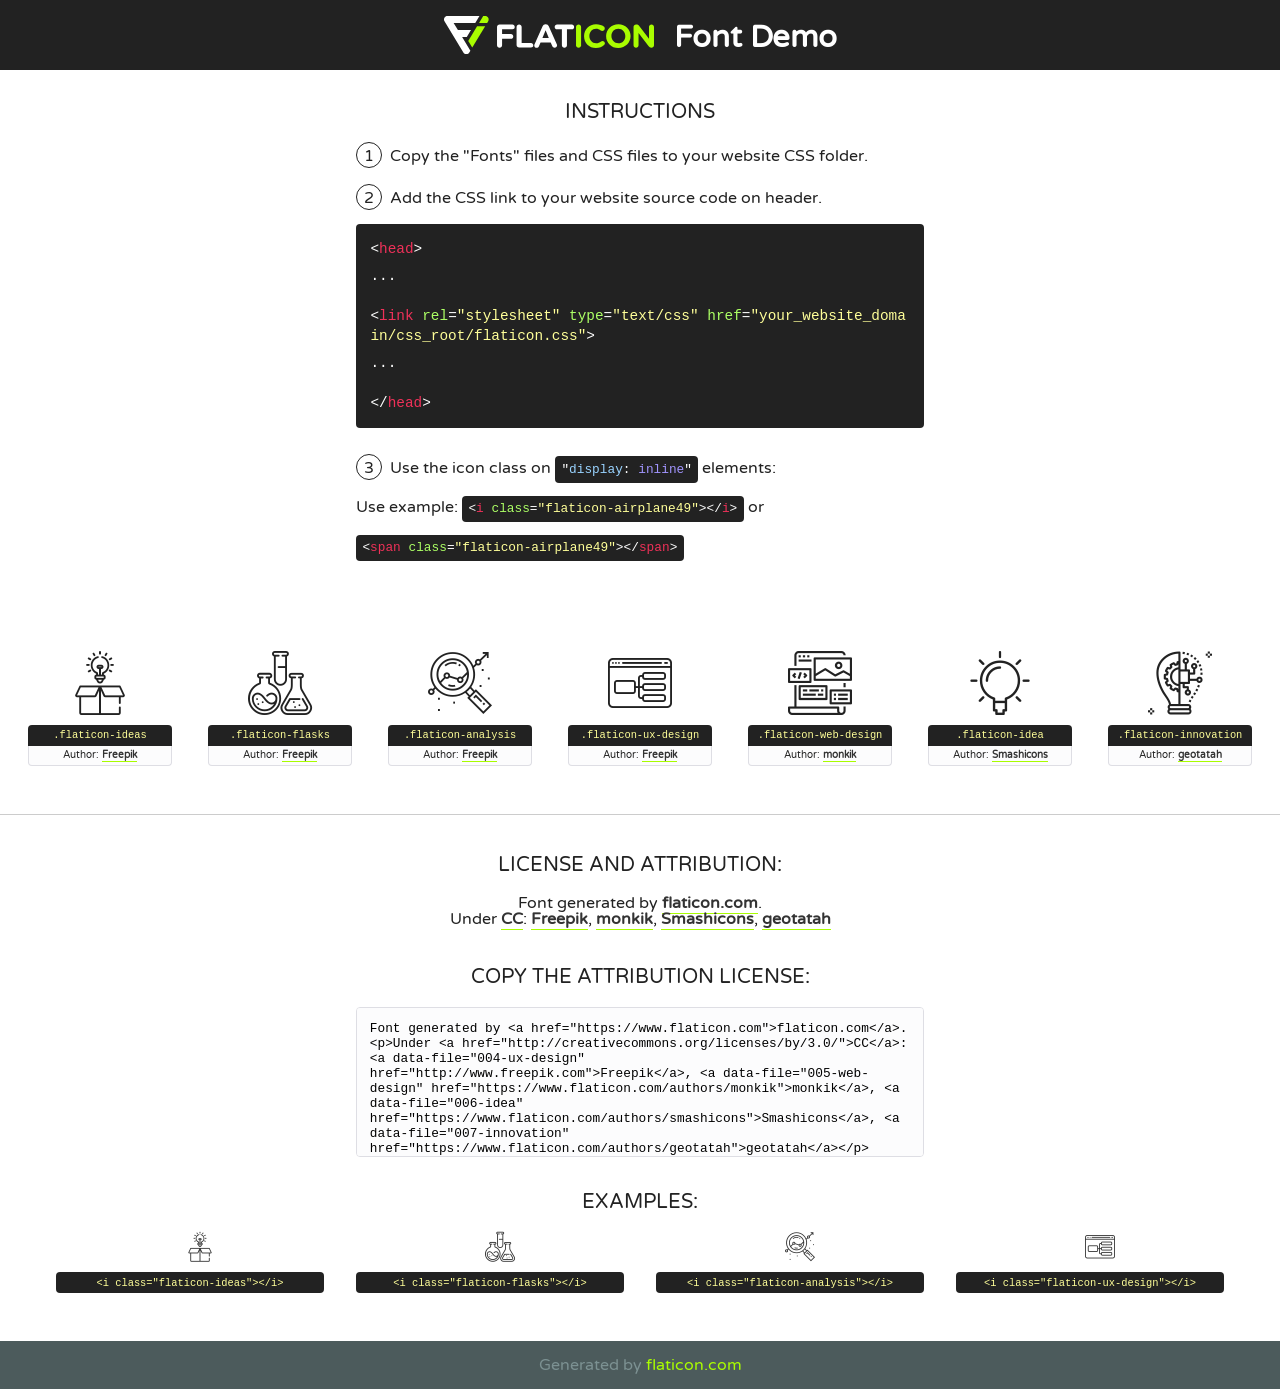
<file: fonts/flaticon/font/flaticon.html>
<!DOCTYPE html>
<!--
  Flaticon icon font: Flaticon
  Creation date: 20/03/2019 02:18
-->
<html>
<!DOCTYPE html>
<html>

<head>
    <title>Flaticon WebFont</title>
    <link href="http://fonts.googleapis.com/css?family=Varela+Round" rel="stylesheet" type="text/css" />
    <link rel="stylesheet" type="text/css" href="flaticon.css">
    <meta charset="UTF-8">
    <style>
    html, body, div, span, applet, object, iframe,
    h1, h2, h3, h4, h5, h6, p, blockquote, pre,
    a, abbr, acronym, address, big, cite, code,
    del, dfn, em, img, ins, kbd, q, s, samp,
    small, strike, strong, sub, sup, tt, var,
    b, u, i, center,
    dl, dt, dd, ol, ul, li,
    fieldset, form, label, legend,
    table, caption, tbody, tfoot, thead, tr, th, td,
    article, aside, canvas, details, embed, 
    figure, figcaption, footer, header, hgroup, 
    menu, nav, output, ruby, section, summary,
    time, mark, audio, video {
        margin: 0;
        padding: 0;
        border: 0;
        font-size: 100%;
        font: inherit;
        vertical-align: baseline;
    }
    /* HTML5 display-role reset for older browsers */
    article, aside, details, figcaption, figure, 
    footer, header, hgroup, menu, nav, section {
        display: block;
    }
    body {
        line-height: 1;
    }
    ol, ul {
        list-style: none;
    }
    blockquote, q {
        quotes: none;
    }
    blockquote:before, blockquote:after,
    q:before, q:after {
        content: '';
        content: none;
    }
    table {
        border-collapse: collapse;
        border-spacing: 0;
    }
    body {
        font-family: 'Varela Round', Helvetica, Arial, sans-serif;
        font-size: 16px;
        color: #222;
    }
    a {
        color: #333;
        border-bottom: 1px solid #a9fd00;
        font-weight: bold;
        text-decoration: none;
    }
    * {
        -moz-box-sizing: border-box;
        -webkit-box-sizing: border-box;
        box-sizing: border-box;
        margin: 0;
        padding: 0;
    }
    [class^="flaticon-"]:before, [class*=" flaticon-"]:before, [class^="flaticon-"]:after, [class*=" flaticon-"]:after {
        font-family: Flaticon;
        font-size: 30px;
        font-style: normal;
        margin-left: 20px;
        color: #333;
    }
    .wrapper {
        max-width: 600px;
        margin: auto;
        padding: 0 1em;
    }
    .title {
        font-size: 1.25em;
        text-align: center;
        margin-bottom: 1em;
        text-transform: uppercase;
    }
    header {
        text-align: center;
        background-color: #222;
        color: #fff;
        padding: 1em;
    }
    header .logo {
        width: 210px;
        height: 38px;
        display: inline-block;
        vertical-align: middle;
        margin-right: 1em;
        border: none;
    }
    header strong {
        font-size: 1.95em;
        font-weight: bold;
        vertical-align: middle;
        margin-top: 5px;
        display: inline-block;
    }
    .demo {
        margin: 2em auto;
        line-height: 1.25em;
    }
    .demo ul li {
        margin-bottom: 1em;
    }
    .demo ul li .num {
        color: #222;
        border-radius: 20px;
        display: inline-block;
        width: 26px;
        padding: 3px;
        height: 26px;
        text-align: center;
        margin-right: 0.5em;
        border: 1px solid #222;
    }
    .demo ul li code {
        background-color: #222;
        border-radius: 4px;
        padding: 0.25em 0.5em;
        display: inline-block;
        color: #fff;
        font-family: Consolas,Monaco,Lucida Console,Liberation Mono,DejaVu Sans Mono,Bitstream Vera Sans Mono,Courier New, monospace;
        font-weight: lighter;
        margin-top: 1em;
        font-size: 0.8em;
        word-break: break-all;
    }
    .demo ul li code.big {
        padding: 1em;
        font-size: 0.9em;
    }
    .demo ul li code .red {
        color: #EF3159;
    }
    .demo ul li code .green {
        color: #ACFF65;
    }
    .demo ul li code .yellow {
        color: #FFFF99;
    }
    .demo ul li code .blue {
        color: #99D3FF;
    }
    .demo ul li code .purple {
        color: #A295FF;
    }
    .demo ul li code .dots {
        margin-top: 0.5em;
        display: block;
    }
    #glyphs {
        border-bottom: 1px solid #ccc;
        padding: 2em 0;
        text-align: center;
    }
    .glyph {
        display: inline-block;
        width: 9em;
        margin: 1em;
        text-align: center;
        vertical-align: top;
        background: #FFF;
    }
    .glyph .glyph-icon {
        padding: 10px;
        display: block;
        font-family:"Flaticon";
        font-size: 64px;
        line-height: 1;
    }
    .glyph .glyph-icon:before {
        font-size: 64px;
        color: #222;
        margin-left: 0;
    }
    .class-name {
        font-size: 0.65em;
        background-color: #222;
        color: #fff;
        border-radius: 4px 4px 0 0;
        padding: 0.5em;
        color: #FFFF99;
        font-family: Consolas,Monaco,Lucida Console,Liberation Mono,DejaVu Sans Mono,Bitstream Vera Sans Mono,Courier New, monospace;
    }
    .author-name {
        font-size: 0.6em;
        background-color: #fcfcfd;
        border: 1px solid #DEDEE4;
        border-top: 0;
        border-radius: 0 0 4px 4px;
        padding: 0.5em;
    }
    .class-name:last-child {
        font-size: 10px;
        color:#888;
    }
    .class-name:last-child a {
        font-size: 10px;
        color:#555;
    }
    .class-name:last-child a:hover {
        color:#a9fd00;
    }
    .glyph > input {
        display: block;
        width: 100px;
        margin: 5px auto;
        text-align: center;
        font-size: 12px;
        cursor: text;
    }
    .glyph > input.icon-input {
        font-family:"Flaticon";
        font-size: 16px;
        margin-bottom: 10px;
    }
    .attribution .title {
        margin-top: 2em;
    }
    .attribution textarea {
        background-color: #fcfcfd;
        padding: 1em;
        border: none;
        box-shadow: none;
        border: 1px solid #DEDEE4;
        border-radius: 4px;
        resize: none;
        width: 100%;
        height: 150px;
        font-size: 0.8em;
        font-family: Consolas,Monaco,Lucida Console,Liberation Mono,DejaVu Sans Mono,Bitstream Vera Sans Mono,Courier New, monospace;
        -webkit-appearance: none;
    }
    .iconsuse {
        margin: 2em auto;
        text-align: center;
        max-width: 1200px;
    }
    .iconsuse:after {
        content: '';
        display: table;
        clear: both;
    }
    .iconsuse .image {
        float: left;
        width: 25%;
        padding: 0 1em;
    }
    .iconsuse .image p {
        margin-bottom: 1em;
    }
    .iconsuse .image span {
        display: block;
        font-size: 0.65em;
        background-color: #222;
        color: #fff;
        border-radius: 4px;
        padding: 0.5em;
        color: #FFFF99;
        margin-top: 1em;
        font-family: Consolas,Monaco,Lucida Console,Liberation Mono,DejaVu Sans Mono,Bitstream Vera Sans Mono,Courier New, monospace;
    }
    #footer {
        text-align: center;
        background-color: #4C5B5C;
        color: #7c9192;
        padding: 1em;
    }
    #footer a {
        border: none;
        color: #a9fd00;
        font-weight: normal;
    }
    @media (max-width: 960px) {
        .iconsuse .image {
            width: 50%;
        }
    }
    @media (max-width: 560px) {
        .iconsuse .image {
            width: 100%;
        }
    }
    </style>
</head>

<body class="characters-off">

    <header>
        <a href="https://www.flaticon.com" target="_blank" class="logo">
            <svg version="1.1" xmlns="http://www.w3.org/2000/svg" xmlns:xlink="http://www.w3.org/1999/xlink" xmlns:a="http://ns.adobe.com/AdobeSVGViewerExtensions/3.0/" viewBox="0 0 560.875 102.036" enable-background="new 0 0 560.875 102.036" xml:space="preserve">
                <defs>
                </defs>
                <g>
                    <g class="letters">
                        <path fill="#ffffff" d="M141.596,29.675c0-3.777,2.985-6.767,6.764-6.767h34.438c3.426,0,6.15,2.728,6.15,6.15
                        c0,3.43-2.724,6.149-6.15,6.149h-27.674v13.091h23.719c3.429,0,6.151,2.724,6.151,6.15c0,3.43-2.723,6.149-6.151,6.149h-23.719
                        v17.574c0,3.773-2.986,6.761-6.764,6.761c-3.779,0-6.764-2.989-6.764-6.761V29.675z"></path>
                        <path fill="#ffffff" d="M193.844,29.149c0-3.781,2.985-6.767,6.764-6.767c3.776,0,6.763,2.985,6.763,6.767v42.957h25.039
                        c3.426,0,6.149,2.726,6.149,6.153c0,3.425-2.723,6.15-6.149,6.15h-31.802c-3.779,0-6.764-2.986-6.764-6.768V29.149z"></path>
                        <path fill="#ffffff" d="M241.891,75.71l21.438-48.407c1.492-3.341,4.215-5.357,7.906-5.357h0.792
                        c3.686,0,6.323,2.017,7.815,5.357l21.439,48.407c0.436,0.967,0.701,1.845,0.701,2.723c0,3.602-2.809,6.501-6.414,6.501
                        c-3.161,0-5.269-1.845-6.499-4.655l-4.132-9.661h-27.059l-4.301,10.102c-1.144,2.631-3.426,4.214-6.237,4.214
                        c-3.517,0-6.24-2.81-6.24-6.325C241.1,77.64,241.451,76.677,241.891,75.71z M279.932,58.666l-8.521-20.297l-8.526,20.297H279.932
                        z"></path>
                        <path fill="#ffffff" d="M314.864,35.387H301.86c-3.429,0-6.239-2.813-6.239-6.238c0-3.429,2.811-6.24,6.239-6.24h39.533
                        c3.426,0,6.237,2.811,6.237,6.24c0,3.425-2.811,6.238-6.237,6.238h-13.001v42.785c0,3.773-2.99,6.761-6.764,6.761
                        c-3.779,0-6.764-2.989-6.764-6.761V35.387z"></path>
                        <path fill="#A9FD00" d="M352.615,29.149c0-3.781,2.985-6.767,6.767-6.767c3.774,0,6.761,2.985,6.761,6.767v49.024
                        c0,3.773-2.987,6.761-6.761,6.761c-3.781,0-6.767-2.989-6.767-6.761V29.149z"></path>
                        <path fill="#A9FD00" d="M374.132,53.836v-0.179c0-17.481,13.178-31.801,32.065-31.801c9.22,0,15.459,2.458,20.557,6.238
                        c1.402,1.054,2.637,2.985,2.637,5.357c0,3.692-2.985,6.59-6.681,6.59c-1.845,0-3.071-0.702-4.044-1.319
                        c-3.776-2.813-7.729-4.393-12.562-4.393c-10.364,0-17.831,8.611-17.831,19.154v0.173c0,10.542,7.291,19.329,17.831,19.329
                        c5.715,0,9.492-1.756,13.359-4.834c1.049-0.874,2.458-1.491,4.039-1.491c3.429,0,6.325,2.813,6.325,6.236
                        c0,2.106-1.056,3.78-2.282,4.834c-5.539,4.834-12.036,7.733-21.878,7.733C387.572,85.464,374.132,71.493,374.132,53.836z"></path>
                        <path fill="#A9FD00" d="M433.009,53.836v-0.179c0-17.481,13.79-31.801,32.766-31.801c18.981,0,32.592,14.143,32.592,31.628v0.173
                        c0,17.483-13.785,31.807-32.769,31.807C446.625,85.464,433.009,71.32,433.009,53.836z M484.224,53.836v-0.179
                        c0-10.539-7.725-19.326-18.626-19.326c-10.893,0-18.449,8.611-18.449,19.154v0.173c0,10.542,7.73,19.329,18.626,19.329
                        C476.676,72.986,484.224,64.378,484.224,53.836z"></path>
                        <path fill="#A9FD00" d="M506.233,29.321c0-3.774,2.99-6.763,6.767-6.763h1.401c3.252,0,5.183,1.583,7.029,3.953l26.093,34.265
                        V29.059c0-3.692,2.99-6.677,6.681-6.677c3.683,0,6.671,2.985,6.671,6.677v48.934c0,3.78-2.987,6.765-6.764,6.765h-0.436
                        c-3.257,0-5.188-1.581-7.034-3.953l-27.056-35.492v32.944c0,3.687-2.985,6.676-6.678,6.676c-3.683,0-6.673-2.989-6.673-6.676
                        V29.321z"></path>
                    </g>
                    <g class="insignia">
                        <path fill="#ffffff" d="M48.372,56.137h12.517l11.156-18.537H37.186L25.688,18.539h57.825L94.668,0H9.271
                        C5.925,0,2.842,1.801,1.198,4.716c-1.644,2.907-1.593,6.482,0.134,9.343l50.38,83.501c1.678,2.781,4.689,4.476,7.938,4.476
                        c3.246,0,6.257-1.695,7.935-4.476l2.898-4.804L48.372,56.137z"></path>
                        <g class="i">
                            <path fill="#A9FD00" d="M93.575,18.539h0.031v0.004l21.652,0.004l2.705-4.488c1.727-2.861,1.778-6.436,0.133-9.343
                            C116.454,1.801,113.371,0,110.026,0h-5.294L93.575,18.539z"></path>
                            <polygon fill="#A9FD00" points="88.291,27.356 64.725,66.486 75.519,84.404 109.942,27.356"></polygon>
                        </g>
                    </g>
                </g>
            </svg>
        </a>
        <strong>Font Demo</strong>
    </header>


    <section class="demo wrapper">

        <p class="title">Instructions</p>

        <ul>
            <li>
                <span class="num">1</span>Copy the "Fonts" files and CSS files to your website CSS folder.
            </li>
            <li>
                <span class="num">2</span>Add the CSS link to your website source code on header.
                <code class="big">
                    &lt;<span class="red">head</span>&gt;
                    <br/><span class="dots">...</span>
                    <br/>&lt;<span class="red">link</span> <span class="green">rel</span>=<span class="yellow">"stylesheet"</span> <span class="green">type</span>=<span class="yellow">"text/css"</span> <span class="green">href</span>=<span class="yellow">"your_website_domain/css_root/flaticon.css"</span>&gt;
                    <br/><span class="dots">...</span>
                    <br/>&lt;/<span class="red">head</span>&gt;
                </code>
            </li>

            <li>
                <p>
                    <span class="num">3</span>Use the icon class on <code>"<span class="blue">display</span>:<span class="purple"> inline</span>"</code> elements:
                    <br />
                    Use example: <code>&lt;<span class="red">i</span> <span class="green">class</span>=<span class="yellow">&quot;flaticon-airplane49&quot;</span>&gt;&lt;/<span class="red">i</span>&gt;</code> or <code>&lt;<span class="red">span</span> <span class="green">class</span>=<span class="yellow">&quot;flaticon-airplane49&quot;</span>&gt;&lt;/<span class="red">span</span>&gt;</code>
            </li>
        </ul>

    </section>




   <section id="glyphs">          
    
      
        <div class="glyph"><div class="glyph-icon flaticon-ideas"></div>
            <div class="class-name">.flaticon-ideas</div>
            <div class="author-name">Author: <a data-file="001-ideas" href="http://www.freepik.com">Freepik</a> </div> 
        </div>        
        
        <div class="glyph"><div class="glyph-icon flaticon-flasks"></div>
            <div class="class-name">.flaticon-flasks</div>
            <div class="author-name">Author: <a data-file="002-flasks" href="http://www.freepik.com">Freepik</a> </div> 
        </div>        
        
        <div class="glyph"><div class="glyph-icon flaticon-analysis"></div>
            <div class="class-name">.flaticon-analysis</div>
            <div class="author-name">Author: <a data-file="003-analysis" href="http://www.freepik.com">Freepik</a> </div> 
        </div>        
        
        <div class="glyph"><div class="glyph-icon flaticon-ux-design"></div>
            <div class="class-name">.flaticon-ux-design</div>
            <div class="author-name">Author: <a data-file="004-ux-design" href="http://www.freepik.com">Freepik</a> </div> 
        </div>        
        
        <div class="glyph"><div class="glyph-icon flaticon-web-design"></div>
            <div class="class-name">.flaticon-web-design</div>
            <div class="author-name">Author: <a data-file="005-web-design" href="https://www.flaticon.com/authors/monkik">monkik</a> </div> 
        </div>        
        
        <div class="glyph"><div class="glyph-icon flaticon-idea"></div>
            <div class="class-name">.flaticon-idea</div>
            <div class="author-name">Author: <a data-file="006-idea" href="https://www.flaticon.com/authors/smashicons">Smashicons</a> </div> 
        </div>        
        
        <div class="glyph"><div class="glyph-icon flaticon-innovation"></div>
            <div class="class-name">.flaticon-innovation</div>
            <div class="author-name">Author: <a data-file="007-innovation" href="https://www.flaticon.com/authors/geotatah">geotatah</a> </div> 
        </div>        
        

    </section>



    <section class="attribution wrapper"   style="text-align:center;">

      <div class="title">License and attribution:</div><div class="attrDiv">Font generated by <a href="https://www.flaticon.com">flaticon.com</a>. <div><p>Under <a href="http://creativecommons.org/licenses/by/3.0/">CC</a>: <a data-file="004-ux-design" href="http://www.freepik.com">Freepik</a>, <a data-file="005-web-design" href="https://www.flaticon.com/authors/monkik">monkik</a>, <a data-file="006-idea" href="https://www.flaticon.com/authors/smashicons">Smashicons</a>, <a data-file="007-innovation" href="https://www.flaticon.com/authors/geotatah">geotatah</a></p>  </div>
      </div>
      <div class="title">Copy the Attribution License:</div>

    <textarea onclick="this.focus();this.select();">Font generated by &lt;a href=&quot;https://www.flaticon.com&quot;&gt;flaticon.com&lt;/a&gt;. <p>Under <a href="http://creativecommons.org/licenses/by/3.0/">CC</a>: <a data-file="004-ux-design" href="http://www.freepik.com">Freepik</a>, <a data-file="005-web-design" href="https://www.flaticon.com/authors/monkik">monkik</a>, <a data-file="006-idea" href="https://www.flaticon.com/authors/smashicons">Smashicons</a>, <a data-file="007-innovation" href="https://www.flaticon.com/authors/geotatah">geotatah</a></p>  
     </textarea>

    </section>

    <section class="iconsuse">

          <div class="title">Examples:</div>            
             
            <div class="image">
                <p>
                    <i class="glyph-icon flaticon-ideas"></i> 
                    <span>&lt;i class=&quot;flaticon-ideas&quot;&gt;&lt;/i&gt;</span>
                </p>
            </div>
            
            <div class="image">
                <p>
                    <i class="glyph-icon flaticon-flasks"></i> 
                    <span>&lt;i class=&quot;flaticon-flasks&quot;&gt;&lt;/i&gt;</span>
                </p>
            </div>
            
            <div class="image">
                <p>
                    <i class="glyph-icon flaticon-analysis"></i> 
                    <span>&lt;i class=&quot;flaticon-analysis&quot;&gt;&lt;/i&gt;</span>
                </p>
            </div>
            
            <div class="image">
                <p>
                    <i class="glyph-icon flaticon-ux-design"></i> 
                    <span>&lt;i class=&quot;flaticon-ux-design&quot;&gt;&lt;/i&gt;</span>
                </p>
            </div>
                       
        </div>
                            
    </section>

<div id="footer">
    <div>Generated by <a href="https://www.flaticon.com">flaticon.com</a>
    </div>
</div>



</body>
</html>
</file>
<file: css/flaticon.css>
/*
  	Flaticon icon font: Flaticon
  	Creation date: 04/01/2019 13:45
  	*/


@font-face {
  font-family: "Flaticon";
  src: url("../fonts/flaticon/font/Flaticon.eot");
  src: url("../fonts/flaticon/font/Flaticon.eot?#iefix") format("embedded-opentype"),
       url("../fonts/flaticon/font/Flaticon.woff") format("woff"),
       url("../fonts/flaticon/font/Flaticon.ttf") format("truetype"),
       url("../fonts/flaticon/font/Flaticon.svg#Flaticon") format("svg");
  font-weight: normal;
  font-style: normal;
}

@media screen and (-webkit-min-device-pixel-ratio:0) {
  @font-face {
    font-family: "Flaticon";
    src: url("../fonts/flaticon/font/Flaticon.svg#Flaticon") format("svg");
  }
}

[class^="flaticon-"]:before, [class*=" flaticon-"]:before,
[class^="flaticon-"]:after, [class*=" flaticon-"]:after {   
  font-family: Flaticon;
  font-style: normal;
  font-weight: normal;
  font-variant: normal;
  text-transform: none;
  line-height: 1;

  /* Better Font Rendering =========== */
  -webkit-font-smoothing: antialiased;
  -moz-osx-font-smoothing: grayscale;
}

.flaticon-ideas:before { content: "\f100"; }
.flaticon-flasks:before { content: "\f101"; }
.flaticon-analysis:before { content: "\f102"; }
.flaticon-ux-design:before { content: "\f103"; }
.flaticon-web-design:before { content: "\f104"; }
.flaticon-idea:before { content: "\f105"; }
.flaticon-innovation:before { content: "\f106"; }
</file>
<file: css/icomoon.css>
@font-face {
  font-family: 'icomoon';
  src:  url('../fonts/icomoon/icomoon.eot?6tt51o');
  src:  url('../fonts/icomoon/icomoon.eot?6tt51o#iefix') format('embedded-opentype'),
    url('../fonts/icomoon/icomoon.ttf?6tt51o') format('truetype'),
    url('../fonts/icomoon/icomoon.woff?6tt51o') format('woff'),
    url('../fonts/icomoon/icomoon.svg?6tt51o#icomoon') format('svg');
  font-weight: normal;
  font-style: normal;
}

[class^="icon-"], [class*=" icon-"] {
  /* use !important to prevent issues with browser extensions that change fonts */
  font-family: 'icomoon' !important;
  speak: none;
  font-style: normal;
  font-weight: normal;
  font-variant: normal;
  text-transform: none;
  line-height: 1;

  /* Better Font Rendering =========== */
  -webkit-font-smoothing: antialiased;
  -moz-osx-font-smoothing: grayscale;
}

.icon-asterisk:before {
  content: "\f069";
}
.icon-plus:before {
  content: "\f067";
}
.icon-question:before {
  content: "\f128";
}
.icon-minus:before {
  content: "\f068";
}
.icon-glass:before {
  content: "\f000";
}
.icon-music:before {
  content: "\f001";
}
.icon-search:before {
  content: "\f002";
}
.icon-envelope-o:before {
  content: "\f003";
}
.icon-heart:before {
  content: "\f004";
}
.icon-star:before {
  content: "\f005";
}
.icon-star-o:before {
  content: "\f006";
}
.icon-user:before {
  content: "\f007";
}
.icon-film:before {
  content: "\f008";
}
.icon-th-large:before {
  content: "\f009";
}
.icon-th:before {
  content: "\f00a";
}
.icon-th-list:before {
  content: "\f00b";
}
.icon-check:before {
  content: "\f00c";
}
.icon-close:before {
  content: "\f00d";
}
.icon-remove:before {
  content: "\f00d";
}
.icon-times:before {
  content: "\f00d";
}
.icon-search-plus:before {
  content: "\f00e";
}
.icon-search-minus:before {
  content: "\f010";
}
.icon-power-off:before {
  content: "\f011";
}
.icon-signal:before {
  content: "\f012";
}
.icon-cog:before {
  content: "\f013";
}
.icon-gear:before {
  content: "\f013";
}
.icon-trash-o:before {
  content: "\f014";
}
.icon-home:before {
  content: "\f015";
}
.icon-file-o:before {
  content: "\f016";
}
.icon-clock-o:before {
  content: "\f017";
}
.icon-road:before {
  content: "\f018";
}
.icon-download:before {
  content: "\f019";
}
.icon-arrow-circle-o-down:before {
  content: "\f01a";
}
.icon-arrow-circle-o-up:before {
  content: "\f01b";
}
.icon-inbox:before {
  content: "\f01c";
}
.icon-play-circle-o:before {
  content: "\f01d";
}
.icon-repeat:before {
  content: "\f01e";
}
.icon-rotate-right:before {
  content: "\f01e";
}
.icon-refresh:before {
  content: "\f021";
}
.icon-list-alt:before {
  content: "\f022";
}
.icon-lock:before {
  content: "\f023";
}
.icon-flag:before {
  content: "\f024";
}
.icon-headphones:before {
  content: "\f025";
}
.icon-volume-off:before {
  content: "\f026";
}
.icon-volume-down:before {
  content: "\f027";
}
.icon-volume-up:before {
  content: "\f028";
}
.icon-qrcode:before {
  content: "\f029";
}
.icon-barcode:before {
  content: "\f02a";
}
.icon-tag:before {
  content: "\f02b";
}
.icon-tags:before {
  content: "\f02c";
}
.icon-book:before {
  content: "\f02d";
}
.icon-bookmark:before {
  content: "\f02e";
}
.icon-print:before {
  content: "\f02f";
}
.icon-camera:before {
  content: "\f030";
}
.icon-font:before {
  content: "\f031";
}
.icon-bold:before {
  content: "\f032";
}
.icon-italic:before {
  content: "\f033";
}
.icon-text-height:before {
  content: "\f034";
}
.icon-text-width:before {
  content: "\f035";
}
.icon-align-left:before {
  content: "\f036";
}
.icon-align-center:before {
  content: "\f037";
}
.icon-align-right:before {
  content: "\f038";
}
.icon-align-justify:before {
  content: "\f039";
}
.icon-list:before {
  content: "\f03a";
}
.icon-dedent:before {
  content: "\f03b";
}
.icon-outdent:before {
  content: "\f03b";
}
.icon-indent:before {
  content: "\f03c";
}
.icon-video-camera:before {
  content: "\f03d";
}
.icon-image:before {
  content: "\f03e";
}
.icon-photo:before {
  content: "\f03e";
}
.icon-picture-o:before {
  content: "\f03e";
}
.icon-pencil:before {
  content: "\f040";
}
.icon-map-marker:before {
  content: "\f041";
}
.icon-adjust:before {
  content: "\f042";
}
.icon-tint:before {
  content: "\f043";
}
.icon-edit:before {
  content: "\f044";
}
.icon-pencil-square-o:before {
  content: "\f044";
}
.icon-share-square-o:before {
  content: "\f045";
}
.icon-check-square-o:before {
  content: "\f046";
}
.icon-arrows:before {
  content: "\f047";
}
.icon-step-backward:before {
  content: "\f048";
}
.icon-fast-backward:before {
  content: "\f049";
}
.icon-backward:before {
  content: "\f04a";
}
.icon-play:before {
  content: "\f04b";
}
.icon-pause:before {
  content: "\f04c";
}
.icon-stop:before {
  content: "\f04d";
}
.icon-forward:before {
  content: "\f04e";
}
.icon-fast-forward:before {
  content: "\f050";
}
.icon-step-forward:before {
  content: "\f051";
}
.icon-eject:before {
  content: "\f052";
}
.icon-chevron-left:before {
  content: "\f053";
}
.icon-chevron-right:before {
  content: "\f054";
}
.icon-plus-circle:before {
  content: "\f055";
}
.icon-minus-circle:before {
  content: "\f056";
}
.icon-times-circle:before {
  content: "\f057";
}
.icon-check-circle:before {
  content: "\f058";
}
.icon-question-circle:before {
  content: "\f059";
}
.icon-info-circle:before {
  content: "\f05a";
}
.icon-crosshairs:before {
  content: "\f05b";
}
.icon-times-circle-o:before {
  content: "\f05c";
}
.icon-check-circle-o:before {
  content: "\f05d";
}
.icon-ban:before {
  content: "\f05e";
}
.icon-arrow-left:before {
  content: "\f060";
}
.icon-arrow-right:before {
  content: "\f061";
}
.icon-arrow-up:before {
  content: "\f062";
}
.icon-arrow-down:before {
  content: "\f063";
}
.icon-mail-forward:before {
  content: "\f064";
}
.icon-share:before {
  content: "\f064";
}
.icon-expand:before {
  content: "\f065";
}
.icon-compress:before {
  content: "\f066";
}
.icon-exclamation-circle:before {
  content: "\f06a";
}
.icon-gift:before {
  content: "\f06b";
}
.icon-leaf:before {
  content: "\f06c";
}
.icon-fire:before {
  content: "\f06d";
}
.icon-eye:before {
  content: "\f06e";
}
.icon-eye-slash:before {
  content: "\f070";
}
.icon-exclamation-triangle:before {
  content: "\f071";
}
.icon-warning:before {
  content: "\f071";
}
.icon-plane:before {
  content: "\f072";
}
.icon-calendar:before {
  content: "\f073";
}
.icon-random:before {
  content: "\f074";
}
.icon-comment:before {
  content: "\f075";
}
.icon-magnet:before {
  content: "\f076";
}
.icon-chevron-up:before {
  content: "\f077";
}
.icon-chevron-down:before {
  content: "\f078";
}
.icon-retweet:before {
  content: "\f079";
}
.icon-shopping-cart:before {
  content: "\f07a";
}
.icon-folder:before {
  content: "\f07b";
}
.icon-folder-open:before {
  content: "\f07c";
}
.icon-arrows-v:before {
  content: "\f07d";
}
.icon-arrows-h:before {
  content: "\f07e";
}
.icon-bar-chart:before {
  content: "\f080";
}
.icon-bar-chart-o:before {
  content: "\f080";
}
.icon-twitter-square:before {
  content: "\f081";
}
.icon-facebook-square:before {
  content: "\f082";
}
.icon-camera-retro:before {
  content: "\f083";
}
.icon-key:before {
  content: "\f084";
}
.icon-cogs:before {
  content: "\f085";
}
.icon-gears:before {
  content: "\f085";
}
.icon-comments:before {
  content: "\f086";
}
.icon-thumbs-o-up:before {
  content: "\f087";
}
.icon-thumbs-o-down:before {
  content: "\f088";
}
.icon-star-half:before {
  content: "\f089";
}
.icon-heart-o:before {
  content: "\f08a";
}
.icon-sign-out:before {
  content: "\f08b";
}
.icon-linkedin-square:before {
  content: "\f08c";
}
.icon-thumb-tack:before {
  content: "\f08d";
}
.icon-external-link:before {
  content: "\f08e";
}
.icon-sign-in:before {
  content: "\f090";
}
.icon-trophy:before {
  content: "\f091";
}
.icon-github-square:before {
  content: "\f092";
}
.icon-upload:before {
  content: "\f093";
}
.icon-lemon-o:before {
  content: "\f094";
}
.icon-phone:before {
  content: "\f095";
}
.icon-square-o:before {
  content: "\f096";
}
.icon-bookmark-o:before {
  content: "\f097";
}
.icon-phone-square:before {
  content: "\f098";
}
.icon-twitter:before {
  content: "\f099";
}
.icon-facebook:before {
  content: "\f09a";
}
.icon-facebook-f:before {
  content: "\f09a";
}
.icon-github:before {
  content: "\f09b";
}
.icon-unlock:before {
  content: "\f09c";
}
.icon-credit-card:before {
  content: "\f09d";
}
.icon-feed:before {
  content: "\f09e";
}
.icon-rss:before {
  content: "\f09e";
}
.icon-hdd-o:before {
  content: "\f0a0";
}
.icon-bullhorn:before {
  content: "\f0a1";
}
.icon-bell-o:before {
  content: "\f0a2";
}
.icon-certificate:before {
  content: "\f0a3";
}
.icon-hand-o-right:before {
  content: "\f0a4";
}
.icon-hand-o-left:before {
  content: "\f0a5";
}
.icon-hand-o-up:before {
  content: "\f0a6";
}
.icon-hand-o-down:before {
  content: "\f0a7";
}
.icon-arrow-circle-left:before {
  content: "\f0a8";
}
.icon-arrow-circle-right:before {
  content: "\f0a9";
}
.icon-arrow-circle-up:before {
  content: "\f0aa";
}
.icon-arrow-circle-down:before {
  content: "\f0ab";
}
.icon-globe:before {
  content: "\f0ac";
}
.icon-wrench:before {
  content: "\f0ad";
}
.icon-tasks:before {
  content: "\f0ae";
}
.icon-filter:before {
  content: "\f0b0";
}
.icon-briefcase:before {
  content: "\f0b1";
}
.icon-arrows-alt:before {
  content: "\f0b2";
}
.icon-group:before {
  content: "\f0c0";
}
.icon-users:before {
  content: "\f0c0";
}
.icon-chain:before {
  content: "\f0c1";
}
.icon-link:before {
  content: "\f0c1";
}
.icon-cloud:before {
  content: "\f0c2";
}
.icon-flask:before {
  content: "\f0c3";
}
.icon-cut:before {
  content: "\f0c4";
}
.icon-scissors:before {
  content: "\f0c4";
}
.icon-copy:before {
  content: "\f0c5";
}
.icon-files-o:before {
  content: "\f0c5";
}
.icon-paperclip:before {
  content: "\f0c6";
}
.icon-floppy-o:before {
  content: "\f0c7";
}
.icon-save:before {
  content: "\f0c7";
}
.icon-square:before {
  content: "\f0c8";
}
.icon-bars:before {
  content: "\f0c9";
}
.icon-navicon:before {
  content: "\f0c9";
}
.icon-reorder:before {
  content: "\f0c9";
}
.icon-list-ul:before {
  content: "\f0ca";
}
.icon-list-ol:before {
  content: "\f0cb";
}
.icon-strikethrough:before {
  content: "\f0cc";
}
.icon-underline:before {
  content: "\f0cd";
}
.icon-table:before {
  content: "\f0ce";
}
.icon-magic:before {
  content: "\f0d0";
}
.icon-truck:before {
  content: "\f0d1";
}
.icon-pinterest:before {
  content: "\f0d2";
}
.icon-pinterest-square:before {
  content: "\f0d3";
}
.icon-google-plus-square:before {
  content: "\f0d4";
}
.icon-google-plus:before {
  content: "\f0d5";
}
.icon-money:before {
  content: "\f0d6";
}
.icon-caret-down:before {
  content: "\f0d7";
}
.icon-caret-up:before {
  content: "\f0d8";
}
.icon-caret-left:before {
  content: "\f0d9";
}
.icon-caret-right:before {
  content: "\f0da";
}
.icon-columns:before {
  content: "\f0db";
}
.icon-sort:before {
  content: "\f0dc";
}
.icon-unsorted:before {
  content: "\f0dc";
}
.icon-sort-desc:before {
  content: "\f0dd";
}
.icon-sort-down:before {
  content: "\f0dd";
}
.icon-sort-asc:before {
  content: "\f0de";
}
.icon-sort-up:before {
  content: "\f0de";
}
.icon-envelope:before {
  content: "\f0e0";
}
.icon-linkedin:before {
  content: "\f0e1";
}
.icon-rotate-left:before {
  content: "\f0e2";
}
.icon-undo:before {
  content: "\f0e2";
}
.icon-gavel:before {
  content: "\f0e3";
}
.icon-legal:before {
  content: "\f0e3";
}
.icon-dashboard:before {
  content: "\f0e4";
}
.icon-tachometer:before {
  content: "\f0e4";
}
.icon-comment-o:before {
  content: "\f0e5";
}
.icon-comments-o:before {
  content: "\f0e6";
}
.icon-bolt:before {
  content: "\f0e7";
}
.icon-flash:before {
  content: "\f0e7";
}
.icon-sitemap:before {
  content: "\f0e8";
}
.icon-umbrella:before {
  content: "\f0e9";
}
.icon-clipboard:before {
  content: "\f0ea";
}
.icon-paste:before {
  content: "\f0ea";
}
.icon-lightbulb-o:before {
  content: "\f0eb";
}
.icon-exchange:before {
  content: "\f0ec";
}
.icon-cloud-download:before {
  content: "\f0ed";
}
.icon-cloud-upload:before {
  content: "\f0ee";
}
.icon-user-md:before {
  content: "\f0f0";
}
.icon-stethoscope:before {
  content: "\f0f1";
}
.icon-suitcase:before {
  content: "\f0f2";
}
.icon-bell:before {
  content: "\f0f3";
}
.icon-coffee:before {
  content: "\f0f4";
}
.icon-cutlery:before {
  content: "\f0f5";
}
.icon-file-text-o:before {
  content: "\f0f6";
}
.icon-building-o:before {
  content: "\f0f7";
}
.icon-hospital-o:before {
  content: "\f0f8";
}
.icon-ambulance:before {
  content: "\f0f9";
}
.icon-medkit:before {
  content: "\f0fa";
}
.icon-fighter-jet:before {
  content: "\f0fb";
}
.icon-beer:before {
  content: "\f0fc";
}
.icon-h-square:before {
  content: "\f0fd";
}
.icon-plus-square:before {
  content: "\f0fe";
}
.icon-angle-double-left:before {
  content: "\f100";
}
.icon-angle-double-right:before {
  content: "\f101";
}
.icon-angle-double-up:before {
  content: "\f102";
}
.icon-angle-double-down:before {
  content: "\f103";
}
.icon-angle-left:before {
  content: "\f104";
}
.icon-angle-right:before {
  content: "\f105";
}
.icon-angle-up:before {
  content: "\f106";
}
.icon-angle-down:before {
  content: "\f107";
}
.icon-desktop:before {
  content: "\f108";
}
.icon-laptop:before {
  content: "\f109";
}
.icon-tablet:before {
  content: "\f10a";
}
.icon-mobile:before {
  content: "\f10b";
}
.icon-mobile-phone:before {
  content: "\f10b";
}
.icon-circle-o:before {
  content: "\f10c";
}
.icon-quote-left:before {
  content: "\f10d";
}
.icon-quote-right:before {
  content: "\f10e";
}
.icon-spinner:before {
  content: "\f110";
}
.icon-circle:before {
  content: "\f111";
}
.icon-mail-reply:before {
  content: "\f112";
}
.icon-reply:before {
  content: "\f112";
}
.icon-github-alt:before {
  content: "\f113";
}
.icon-folder-o:before {
  content: "\f114";
}
.icon-folder-open-o:before {
  content: "\f115";
}
.icon-smile-o:before {
  content: "\f118";
}
.icon-frown-o:before {
  content: "\f119";
}
.icon-meh-o:before {
  content: "\f11a";
}
.icon-gamepad:before {
  content: "\f11b";
}
.icon-keyboard-o:before {
  content: "\f11c";
}
.icon-flag-o:before {
  content: "\f11d";
}
.icon-flag-checkered:before {
  content: "\f11e";
}
.icon-terminal:before {
  content: "\f120";
}
.icon-code:before {
  content: "\f121";
}
.icon-mail-reply-all:before {
  content: "\f122";
}
.icon-reply-all:before {
  content: "\f122";
}
.icon-star-half-empty:before {
  content: "\f123";
}
.icon-star-half-full:before {
  content: "\f123";
}
.icon-star-half-o:before {
  content: "\f123";
}
.icon-location-arrow:before {
  content: "\f124";
}
.icon-crop:before {
  content: "\f125";
}
.icon-code-fork:before {
  content: "\f126";
}
.icon-chain-broken:before {
  content: "\f127";
}
.icon-unlink:before {
  content: "\f127";
}
.icon-info:before {
  content: "\f129";
}
.icon-exclamation:before {
  content: "\f12a";
}
.icon-superscript:before {
  content: "\f12b";
}
.icon-subscript:before {
  content: "\f12c";
}
.icon-eraser:before {
  content: "\f12d";
}
.icon-puzzle-piece:before {
  content: "\f12e";
}
.icon-microphone:before {
  content: "\f130";
}
.icon-microphone-slash:before {
  content: "\f131";
}
.icon-shield:before {
  content: "\f132";
}
.icon-calendar-o:before {
  content: "\f133";
}
.icon-fire-extinguisher:before {
  content: "\f134";
}
.icon-rocket:before {
  content: "\f135";
}
.icon-maxcdn:before {
  content: "\f136";
}
.icon-chevron-circle-left:before {
  content: "\f137";
}
.icon-chevron-circle-right:before {
  content: "\f138";
}
.icon-chevron-circle-up:before {
  content: "\f139";
}
.icon-chevron-circle-down:before {
  content: "\f13a";
}
.icon-html5:before {
  content: "\f13b";
}
.icon-css3:before {
  content: "\f13c";
}
.icon-anchor:before {
  content: "\f13d";
}
.icon-unlock-alt:before {
  content: "\f13e";
}
.icon-bullseye:before {
  content: "\f140";
}
.icon-ellipsis-h:before {
  content: "\f141";
}
.icon-ellipsis-v:before {
  content: "\f142";
}
.icon-rss-square:before {
  content: "\f143";
}
.icon-play-circle:before {
  content: "\f144";
}
.icon-ticket:before {
  content: "\f145";
}
.icon-minus-square:before {
  content: "\f146";
}
.icon-minus-square-o:before {
  content: "\f147";
}
.icon-level-up:before {
  content: "\f148";
}
.icon-level-down:before {
  content: "\f149";
}
.icon-check-square:before {
  content: "\f14a";
}
.icon-pencil-square:before {
  content: "\f14b";
}
.icon-external-link-square:before {
  content: "\f14c";
}
.icon-share-square:before {
  content: "\f14d";
}
.icon-compass:before {
  content: "\f14e";
}
.icon-caret-square-o-down:before {
  content: "\f150";
}
.icon-toggle-down:before {
  content: "\f150";
}
.icon-caret-square-o-up:before {
  content: "\f151";
}
.icon-toggle-up:before {
  content: "\f151";
}
.icon-caret-square-o-right:before {
  content: "\f152";
}
.icon-toggle-right:before {
  content: "\f152";
}
.icon-eur:before {
  content: "\f153";
}
.icon-euro:before {
  content: "\f153";
}
.icon-gbp:before {
  content: "\f154";
}
.icon-dollar:before {
  content: "\f155";
}
.icon-usd:before {
  content: "\f155";
}
.icon-inr:before {
  content: "\f156";
}
.icon-rupee:before {
  content: "\f156";
}
.icon-cny:before {
  content: "\f157";
}
.icon-jpy:before {
  content: "\f157";
}
.icon-rmb:before {
  content: "\f157";
}
.icon-yen:before {
  content: "\f157";
}
.icon-rouble:before {
  content: "\f158";
}
.icon-rub:before {
  content: "\f158";
}
.icon-ruble:before {
  content: "\f158";
}
.icon-krw:before {
  content: "\f159";
}
.icon-won:before {
  content: "\f159";
}
.icon-bitcoin:before {
  content: "\f15a";
}
.icon-btc:before {
  content: "\f15a";
}
.icon-file:before {
  content: "\f15b";
}
.icon-file-text:before {
  content: "\f15c";
}
.icon-sort-alpha-asc:before {
  content: "\f15d";
}
.icon-sort-alpha-desc:before {
  content: "\f15e";
}
.icon-sort-amount-asc:before {
  content: "\f160";
}
.icon-sort-amount-desc:before {
  content: "\f161";
}
.icon-sort-numeric-asc:before {
  content: "\f162";
}
.icon-sort-numeric-desc:before {
  content: "\f163";
}
.icon-thumbs-up:before {
  content: "\f164";
}
.icon-thumbs-down:before {
  content: "\f165";
}
.icon-youtube-square:before {
  content: "\f166";
}
.icon-youtube:before {
  content: "\f167";
}
.icon-xing:before {
  content: "\f168";
}
.icon-xing-square:before {
  content: "\f169";
}
.icon-youtube-play:before {
  content: "\f16a";
}
.icon-dropbox:before {
  content: "\f16b";
}
.icon-stack-overflow:before {
  content: "\f16c";
}
.icon-instagram:before {
  content: "\f16d";
}
.icon-flickr:before {
  content: "\f16e";
}
.icon-adn:before {
  content: "\f170";
}
.icon-bitbucket:before {
  content: "\f171";
}
.icon-bitbucket-square:before {
  content: "\f172";
}
.icon-tumblr:before {
  content: "\f173";
}
.icon-tumblr-square:before {
  content: "\f174";
}
.icon-long-arrow-down:before {
  content: "\f175";
}
.icon-long-arrow-up:before {
  content: "\f176";
}
.icon-long-arrow-left:before {
  content: "\f177";
}
.icon-long-arrow-right:before {
  content: "\f178";
}
.icon-apple:before {
  content: "\f179";
}
.icon-windows:before {
  content: "\f17a";
}
.icon-android:before {
  content: "\f17b";
}
.icon-linux:before {
  content: "\f17c";
}
.icon-dribbble:before {
  content: "\f17d";
}
.icon-skype:before {
  content: "\f17e";
}
.icon-foursquare:before {
  content: "\f180";
}
.icon-trello:before {
  content: "\f181";
}
.icon-female:before {
  content: "\f182";
}
.icon-male:before {
  content: "\f183";
}
.icon-gittip:before {
  content: "\f184";
}
.icon-gratipay:before {
  content: "\f184";
}
.icon-sun-o:before {
  content: "\f185";
}
.icon-moon-o:before {
  content: "\f186";
}
.icon-archive:before {
  content: "\f187";
}
.icon-bug:before {
  content: "\f188";
}
.icon-vk:before {
  content: "\f189";
}
.icon-weibo:before {
  content: "\f18a";
}
.icon-renren:before {
  content: "\f18b";
}
.icon-pagelines:before {
  content: "\f18c";
}
.icon-stack-exchange:before {
  content: "\f18d";
}
.icon-arrow-circle-o-right:before {
  content: "\f18e";
}
.icon-arrow-circle-o-left:before {
  content: "\f190";
}
.icon-caret-square-o-left:before {
  content: "\f191";
}
.icon-toggle-left:before {
  content: "\f191";
}
.icon-dot-circle-o:before {
  content: "\f192";
}
.icon-wheelchair:before {
  content: "\f193";
}
.icon-vimeo-square:before {
  content: "\f194";
}
.icon-try:before {
  content: "\f195";
}
.icon-turkish-lira:before {
  content: "\f195";
}
.icon-plus-square-o:before {
  content: "\f196";
}
.icon-space-shuttle:before {
  content: "\f197";
}
.icon-slack:before {
  content: "\f198";
}
.icon-envelope-square:before {
  content: "\f199";
}
.icon-wordpress:before {
  content: "\f19a";
}
.icon-openid:before {
  content: "\f19b";
}
.icon-bank:before {
  content: "\f19c";
}
.icon-institution:before {
  content: "\f19c";
}
.icon-university:before {
  content: "\f19c";
}
.icon-graduation-cap:before {
  content: "\f19d";
}
.icon-mortar-board:before {
  content: "\f19d";
}
.icon-yahoo:before {
  content: "\f19e";
}
.icon-google:before {
  content: "\f1a0";
}
.icon-reddit:before {
  content: "\f1a1";
}
.icon-reddit-square:before {
  content: "\f1a2";
}
.icon-stumbleupon-circle:before {
  content: "\f1a3";
}
.icon-stumbleupon:before {
  content: "\f1a4";
}
.icon-delicious:before {
  content: "\f1a5";
}
.icon-digg:before {
  content: "\f1a6";
}
.icon-pied-piper-pp:before {
  content: "\f1a7";
}
.icon-pied-piper-alt:before {
  content: "\f1a8";
}
.icon-drupal:before {
  content: "\f1a9";
}
.icon-joomla:before {
  content: "\f1aa";
}
.icon-language:before {
  content: "\f1ab";
}
.icon-fax:before {
  content: "\f1ac";
}
.icon-building:before {
  content: "\f1ad";
}
.icon-child:before {
  content: "\f1ae";
}
.icon-paw:before {
  content: "\f1b0";
}
.icon-spoon:before {
  content: "\f1b1";
}
.icon-cube:before {
  content: "\f1b2";
}
.icon-cubes:before {
  content: "\f1b3";
}
.icon-behance:before {
  content: "\f1b4";
}
.icon-behance-square:before {
  content: "\f1b5";
}
.icon-steam:before {
  content: "\f1b6";
}
.icon-steam-square:before {
  content: "\f1b7";
}
.icon-recycle:before {
  content: "\f1b8";
}
.icon-automobile:before {
  content: "\f1b9";
}
.icon-car:before {
  content: "\f1b9";
}
.icon-cab:before {
  content: "\f1ba";
}
.icon-taxi:before {
  content: "\f1ba";
}
.icon-tree:before {
  content: "\f1bb";
}
.icon-spotify:before {
  content: "\f1bc";
}
.icon-deviantart:before {
  content: "\f1bd";
}
.icon-soundcloud:before {
  content: "\f1be";
}
.icon-database:before {
  content: "\f1c0";
}
.icon-file-pdf-o:before {
  content: "\f1c1";
}
.icon-file-word-o:before {
  content: "\f1c2";
}
.icon-file-excel-o:before {
  content: "\f1c3";
}
.icon-file-powerpoint-o:before {
  content: "\f1c4";
}
.icon-file-image-o:before {
  content: "\f1c5";
}
.icon-file-photo-o:before {
  content: "\f1c5";
}
.icon-file-picture-o:before {
  content: "\f1c5";
}
.icon-file-archive-o:before {
  content: "\f1c6";
}
.icon-file-zip-o:before {
  content: "\f1c6";
}
.icon-file-audio-o:before {
  content: "\f1c7";
}
.icon-file-sound-o:before {
  content: "\f1c7";
}
.icon-file-movie-o:before {
  content: "\f1c8";
}
.icon-file-video-o:before {
  content: "\f1c8";
}
.icon-file-code-o:before {
  content: "\f1c9";
}
.icon-vine:before {
  content: "\f1ca";
}
.icon-codepen:before {
  content: "\f1cb";
}
.icon-jsfiddle:before {
  content: "\f1cc";
}
.icon-life-bouy:before {
  content: "\f1cd";
}
.icon-life-buoy:before {
  content: "\f1cd";
}
.icon-life-ring:before {
  content: "\f1cd";
}
.icon-life-saver:before {
  content: "\f1cd";
}
.icon-support:before {
  content: "\f1cd";
}
.icon-circle-o-notch:before {
  content: "\f1ce";
}
.icon-ra:before {
  content: "\f1d0";
}
.icon-rebel:before {
  content: "\f1d0";
}
.icon-resistance:before {
  content: "\f1d0";
}
.icon-empire:before {
  content: "\f1d1";
}
.icon-ge:before {
  content: "\f1d1";
}
.icon-git-square:before {
  content: "\f1d2";
}
.icon-git:before {
  content: "\f1d3";
}
.icon-hacker-news:before {
  content: "\f1d4";
}
.icon-y-combinator-square:before {
  content: "\f1d4";
}
.icon-yc-square:before {
  content: "\f1d4";
}
.icon-tencent-weibo:before {
  content: "\f1d5";
}
.icon-qq:before {
  content: "\f1d6";
}
.icon-wechat:before {
  content: "\f1d7";
}
.icon-weixin:before {
  content: "\f1d7";
}
.icon-paper-plane:before {
  content: "\f1d8";
}
.icon-send:before {
  content: "\f1d8";
}
.icon-paper-plane-o:before {
  content: "\f1d9";
}
.icon-send-o:before {
  content: "\f1d9";
}
.icon-history:before {
  content: "\f1da";
}
.icon-circle-thin:before {
  content: "\f1db";
}
.icon-header:before {
  content: "\f1dc";
}
.icon-paragraph:before {
  content: "\f1dd";
}
.icon-sliders:before {
  content: "\f1de";
}
.icon-share-alt:before {
  content: "\f1e0";
}
.icon-share-alt-square:before {
  content: "\f1e1";
}
.icon-bomb:before {
  content: "\f1e2";
}
.icon-futbol-o:before {
  content: "\f1e3";
}
.icon-soccer-ball-o:before {
  content: "\f1e3";
}
.icon-tty:before {
  content: "\f1e4";
}
.icon-binoculars:before {
  content: "\f1e5";
}
.icon-plug:before {
  content: "\f1e6";
}
.icon-slideshare:before {
  content: "\f1e7";
}
.icon-twitch:before {
  content: "\f1e8";
}
.icon-yelp:before {
  content: "\f1e9";
}
.icon-newspaper-o:before {
  content: "\f1ea";
}
.icon-wifi:before {
  content: "\f1eb";
}
.icon-calculator:before {
  content: "\f1ec";
}
.icon-paypal:before {
  content: "\f1ed";
}
.icon-google-wallet:before {
  content: "\f1ee";
}
.icon-cc-visa:before {
  content: "\f1f0";
}
.icon-cc-mastercard:before {
  content: "\f1f1";
}
.icon-cc-discover:before {
  content: "\f1f2";
}
.icon-cc-amex:before {
  content: "\f1f3";
}
.icon-cc-paypal:before {
  content: "\f1f4";
}
.icon-cc-stripe:before {
  content: "\f1f5";
}
.icon-bell-slash:before {
  content: "\f1f6";
}
.icon-bell-slash-o:before {
  content: "\f1f7";
}
.icon-trash:before {
  content: "\f1f8";
}
.icon-copyright:before {
  content: "\f1f9";
}
.icon-at:before {
  content: "\f1fa";
}
.icon-eyedropper:before {
  content: "\f1fb";
}
.icon-paint-brush:before {
  content: "\f1fc";
}
.icon-birthday-cake:before {
  content: "\f1fd";
}
.icon-area-chart:before {
  content: "\f1fe";
}
.icon-pie-chart:before {
  content: "\f200";
}
.icon-line-chart:before {
  content: "\f201";
}
.icon-lastfm:before {
  content: "\f202";
}
.icon-lastfm-square:before {
  content: "\f203";
}
.icon-toggle-off:before {
  content: "\f204";
}
.icon-toggle-on:before {
  content: "\f205";
}
.icon-bicycle:before {
  content: "\f206";
}
.icon-bus:before {
  content: "\f207";
}
.icon-ioxhost:before {
  content: "\f208";
}
.icon-angellist:before {
  content: "\f209";
}
.icon-cc:before {
  content: "\f20a";
}
.icon-ils:before {
  content: "\f20b";
}
.icon-shekel:before {
  content: "\f20b";
}
.icon-sheqel:before {
  content: "\f20b";
}
.icon-meanpath:before {
  content: "\f20c";
}
.icon-buysellads:before {
  content: "\f20d";
}
.icon-connectdevelop:before {
  content: "\f20e";
}
.icon-dashcube:before {
  content: "\f210";
}
.icon-forumbee:before {
  content: "\f211";
}
.icon-leanpub:before {
  content: "\f212";
}
.icon-sellsy:before {
  content: "\f213";
}
.icon-shirtsinbulk:before {
  content: "\f214";
}
.icon-simplybuilt:before {
  content: "\f215";
}
.icon-skyatlas:before {
  content: "\f216";
}
.icon-cart-plus:before {
  content: "\f217";
}
.icon-cart-arrow-down:before {
  content: "\f218";
}
.icon-diamond:before {
  content: "\f219";
}
.icon-ship:before {
  content: "\f21a";
}
.icon-user-secret:before {
  content: "\f21b";
}
.icon-motorcycle:before {
  content: "\f21c";
}
.icon-street-view:before {
  content: "\f21d";
}
.icon-heartbeat:before {
  content: "\f21e";
}
.icon-venus:before {
  content: "\f221";
}
.icon-mars:before {
  content: "\f222";
}
.icon-mercury:before {
  content: "\f223";
}
.icon-intersex:before {
  content: "\f224";
}
.icon-transgender:before {
  content: "\f224";
}
.icon-transgender-alt:before {
  content: "\f225";
}
.icon-venus-double:before {
  content: "\f226";
}
.icon-mars-double:before {
  content: "\f227";
}
.icon-venus-mars:before {
  content: "\f228";
}
.icon-mars-stroke:before {
  content: "\f229";
}
.icon-mars-stroke-v:before {
  content: "\f22a";
}
.icon-mars-stroke-h:before {
  content: "\f22b";
}
.icon-neuter:before {
  content: "\f22c";
}
.icon-genderless:before {
  content: "\f22d";
}
.icon-facebook-official:before {
  content: "\f230";
}
.icon-pinterest-p:before {
  content: "\f231";
}
.icon-whatsapp:before {
  content: "\f232";
}
.icon-server:before {
  content: "\f233";
}
.icon-user-plus:before {
  content: "\f234";
}
.icon-user-times:before {
  content: "\f235";
}
.icon-bed:before {
  content: "\f236";
}
.icon-hotel:before {
  content: "\f236";
}
.icon-viacoin:before {
  content: "\f237";
}
.icon-train:before {
  content: "\f238";
}
.icon-subway:before {
  content: "\f239";
}
.icon-medium:before {
  content: "\f23a";
}
.icon-y-combinator:before {
  content: "\f23b";
}
.icon-yc:before {
  content: "\f23b";
}
.icon-optin-monster:before {
  content: "\f23c";
}
.icon-opencart:before {
  content: "\f23d";
}
.icon-expeditedssl:before {
  content: "\f23e";
}
.icon-battery:before {
  content: "\f240";
}
.icon-battery-4:before {
  content: "\f240";
}
.icon-battery-full:before {
  content: "\f240";
}
.icon-battery-3:before {
  content: "\f241";
}
.icon-battery-three-quarters:before {
  content: "\f241";
}
.icon-battery-2:before {
  content: "\f242";
}
.icon-battery-half:before {
  content: "\f242";
}
.icon-battery-1:before {
  content: "\f243";
}
.icon-battery-quarter:before {
  content: "\f243";
}
.icon-battery-0:before {
  content: "\f244";
}
.icon-battery-empty:before {
  content: "\f244";
}
.icon-mouse-pointer:before {
  content: "\f245";
}
.icon-i-cursor:before {
  content: "\f246";
}
.icon-object-group:before {
  content: "\f247";
}
.icon-object-ungroup:before {
  content: "\f248";
}
.icon-sticky-note:before {
  content: "\f249";
}
.icon-sticky-note-o:before {
  content: "\f24a";
}
.icon-cc-jcb:before {
  content: "\f24b";
}
.icon-cc-diners-club:before {
  content: "\f24c";
}
.icon-clone:before {
  content: "\f24d";
}
.icon-balance-scale:before {
  content: "\f24e";
}
.icon-hourglass-o:before {
  content: "\f250";
}
.icon-hourglass-1:before {
  content: "\f251";
}
.icon-hourglass-start:before {
  content: "\f251";
}
.icon-hourglass-2:before {
  content: "\f252";
}
.icon-hourglass-half:before {
  content: "\f252";
}
.icon-hourglass-3:before {
  content: "\f253";
}
.icon-hourglass-end:before {
  content: "\f253";
}
.icon-hourglass:before {
  content: "\f254";
}
.icon-hand-grab-o:before {
  content: "\f255";
}
.icon-hand-rock-o:before {
  content: "\f255";
}
.icon-hand-paper-o:before {
  content: "\f256";
}
.icon-hand-stop-o:before {
  content: "\f256";
}
.icon-hand-scissors-o:before {
  content: "\f257";
}
.icon-hand-lizard-o:before {
  content: "\f258";
}
.icon-hand-spock-o:before {
  content: "\f259";
}
.icon-hand-pointer-o:before {
  content: "\f25a";
}
.icon-hand-peace-o:before {
  content: "\f25b";
}
.icon-trademark:before {
  content: "\f25c";
}
.icon-registered:before {
  content: "\f25d";
}
.icon-creative-commons:before {
  content: "\f25e";
}
.icon-gg:before {
  content: "\f260";
}
.icon-gg-circle:before {
  content: "\f261";
}
.icon-tripadvisor:before {
  content: "\f262";
}
.icon-odnoklassniki:before {
  content: "\f263";
}
.icon-odnoklassniki-square:before {
  content: "\f264";
}
.icon-get-pocket:before {
  content: "\f265";
}
.icon-wikipedia-w:before {
  content: "\f266";
}
.icon-safari:before {
  content: "\f267";
}
.icon-chrome:before {
  content: "\f268";
}
.icon-firefox:before {
  content: "\f269";
}
.icon-opera:before {
  content: "\f26a";
}
.icon-internet-explorer:before {
  content: "\f26b";
}
.icon-television:before {
  content: "\f26c";
}
.icon-tv:before {
  content: "\f26c";
}
.icon-contao:before {
  content: "\f26d";
}
.icon-500px:before {
  content: "\f26e";
}
.icon-amazon:before {
  content: "\f270";
}
.icon-calendar-plus-o:before {
  content: "\f271";
}
.icon-calendar-minus-o:before {
  content: "\f272";
}
.icon-calendar-times-o:before {
  content: "\f273";
}
.icon-calendar-check-o:before {
  content: "\f274";
}
.icon-industry:before {
  content: "\f275";
}
.icon-map-pin:before {
  content: "\f276";
}
.icon-map-signs:before {
  content: "\f277";
}
.icon-map-o:before {
  content: "\f278";
}
.icon-map:before {
  content: "\f279";
}
.icon-commenting:before {
  content: "\f27a";
}
.icon-commenting-o:before {
  content: "\f27b";
}
.icon-houzz:before {
  content: "\f27c";
}
.icon-vimeo:before {
  content: "\f27d";
}
.icon-black-tie:before {
  content: "\f27e";
}
.icon-fonticons:before {
  content: "\f280";
}
.icon-reddit-alien:before {
  content: "\f281";
}
.icon-edge:before {
  content: "\f282";
}
.icon-credit-card-alt:before {
  content: "\f283";
}
.icon-codiepie:before {
  content: "\f284";
}
.icon-modx:before {
  content: "\f285";
}
.icon-fort-awesome:before {
  content: "\f286";
}
.icon-usb:before {
  content: "\f287";
}
.icon-product-hunt:before {
  content: "\f288";
}
.icon-mixcloud:before {
  content: "\f289";
}
.icon-scribd:before {
  content: "\f28a";
}
.icon-pause-circle:before {
  content: "\f28b";
}
.icon-pause-circle-o:before {
  content: "\f28c";
}
.icon-stop-circle:before {
  content: "\f28d";
}
.icon-stop-circle-o:before {
  content: "\f28e";
}
.icon-shopping-bag:before {
  content: "\f290";
}
.icon-shopping-basket:before {
  content: "\f291";
}
.icon-hashtag:before {
  content: "\f292";
}
.icon-bluetooth:before {
  content: "\f293";
}
.icon-bluetooth-b:before {
  content: "\f294";
}
.icon-percent:before {
  content: "\f295";
}
.icon-gitlab:before {
  content: "\f296";
}
.icon-wpbeginner:before {
  content: "\f297";
}
.icon-wpforms:before {
  content: "\f298";
}
.icon-envira:before {
  content: "\f299";
}
.icon-universal-access:before {
  content: "\f29a";
}
.icon-wheelchair-alt:before {
  content: "\f29b";
}
.icon-question-circle-o:before {
  content: "\f29c";
}
.icon-blind:before {
  content: "\f29d";
}
.icon-audio-description:before {
  content: "\f29e";
}
.icon-volume-control-phone:before {
  content: "\f2a0";
}
.icon-braille:before {
  content: "\f2a1";
}
.icon-assistive-listening-systems:before {
  content: "\f2a2";
}
.icon-american-sign-language-interpreting:before {
  content: "\f2a3";
}
.icon-asl-interpreting:before {
  content: "\f2a3";
}
.icon-deaf:before {
  content: "\f2a4";
}
.icon-deafness:before {
  content: "\f2a4";
}
.icon-hard-of-hearing:before {
  content: "\f2a4";
}
.icon-glide:before {
  content: "\f2a5";
}
.icon-glide-g:before {
  content: "\f2a6";
}
.icon-sign-language:before {
  content: "\f2a7";
}
.icon-signing:before {
  content: "\f2a7";
}
.icon-low-vision:before {
  content: "\f2a8";
}
.icon-viadeo:before {
  content: "\f2a9";
}
.icon-viadeo-square:before {
  content: "\f2aa";
}
.icon-snapchat:before {
  content: "\f2ab";
}
.icon-snapchat-ghost:before {
  content: "\f2ac";
}
.icon-snapchat-square:before {
  content: "\f2ad";
}
.icon-pied-piper:before {
  content: "\f2ae";
}
.icon-first-order:before {
  content: "\f2b0";
}
.icon-yoast:before {
  content: "\f2b1";
}
.icon-themeisle:before {
  content: "\f2b2";
}
.icon-google-plus-circle:before {
  content: "\f2b3";
}
.icon-google-plus-official:before {
  content: "\f2b3";
}
.icon-fa:before {
  content: "\f2b4";
}
.icon-font-awesome:before {
  content: "\f2b4";
}
.icon-handshake-o:before {
  content: "\f2b5";
}
.icon-envelope-open:before {
  content: "\f2b6";
}
.icon-envelope-open-o:before {
  content: "\f2b7";
}
.icon-linode:before {
  content: "\f2b8";
}
.icon-address-book:before {
  content: "\f2b9";
}
.icon-address-book-o:before {
  content: "\f2ba";
}
.icon-address-card:before {
  content: "\f2bb";
}
.icon-vcard:before {
  content: "\f2bb";
}
.icon-address-card-o:before {
  content: "\f2bc";
}
.icon-vcard-o:before {
  content: "\f2bc";
}
.icon-user-circle:before {
  content: "\f2bd";
}
.icon-user-circle-o:before {
  content: "\f2be";
}
.icon-user-o:before {
  content: "\f2c0";
}
.icon-id-badge:before {
  content: "\f2c1";
}
.icon-drivers-license:before {
  content: "\f2c2";
}
.icon-id-card:before {
  content: "\f2c2";
}
.icon-drivers-license-o:before {
  content: "\f2c3";
}
.icon-id-card-o:before {
  content: "\f2c3";
}
.icon-quora:before {
  content: "\f2c4";
}
.icon-free-code-camp:before {
  content: "\f2c5";
}
.icon-telegram:before {
  content: "\f2c6";
}
.icon-thermometer:before {
  content: "\f2c7";
}
.icon-thermometer-4:before {
  content: "\f2c7";
}
.icon-thermometer-full:before {
  content: "\f2c7";
}
.icon-thermometer-3:before {
  content: "\f2c8";
}
.icon-thermometer-three-quarters:before {
  content: "\f2c8";
}
.icon-thermometer-2:before {
  content: "\f2c9";
}
.icon-thermometer-half:before {
  content: "\f2c9";
}
.icon-thermometer-1:before {
  content: "\f2ca";
}
.icon-thermometer-quarter:before {
  content: "\f2ca";
}
.icon-thermometer-0:before {
  content: "\f2cb";
}
.icon-thermometer-empty:before {
  content: "\f2cb";
}
.icon-shower:before {
  content: "\f2cc";
}
.icon-bath:before {
  content: "\f2cd";
}
.icon-bathtub:before {
  content: "\f2cd";
}
.icon-s15:before {
  content: "\f2cd";
}
.icon-podcast:before {
  content: "\f2ce";
}
.icon-window-maximize:before {
  content: "\f2d0";
}
.icon-window-minimize:before {
  content: "\f2d1";
}
.icon-window-restore:before {
  content: "\f2d2";
}
.icon-times-rectangle:before {
  content: "\f2d3";
}
.icon-window-close:before {
  content: "\f2d3";
}
.icon-times-rectangle-o:before {
  content: "\f2d4";
}
.icon-window-close-o:before {
  content: "\f2d4";
}
.icon-bandcamp:before {
  content: "\f2d5";
}
.icon-grav:before {
  content: "\f2d6";
}
.icon-etsy:before {
  content: "\f2d7";
}
.icon-imdb:before {
  content: "\f2d8";
}
.icon-ravelry:before {
  content: "\f2d9";
}
.icon-eercast:before {
  content: "\f2da";
}
.icon-microchip:before {
  content: "\f2db";
}
.icon-snowflake-o:before {
  content: "\f2dc";
}
.icon-superpowers:before {
  content: "\f2dd";
}
.icon-wpexplorer:before {
  content: "\f2de";
}
.icon-meetup:before {
  content: "\f2e0";
}
.icon-3d_rotation:before {
  content: "\e84d";
}
.icon-ac_unit:before {
  content: "\eb3b";
}
.icon-alarm:before {
  content: "\e855";
}
.icon-access_alarms:before {
  content: "\e191";
}
.icon-schedule:before {
  content: "\e8b5";
}
.icon-accessibility:before {
  content: "\e84e";
}
.icon-accessible:before {
  content: "\e914";
}
.icon-account_balance:before {
  content: "\e84f";
}
.icon-account_balance_wallet:before {
  content: "\e850";
}
.icon-account_box:before {
  content: "\e851";
}
.icon-account_circle:before {
  content: "\e853";
}
.icon-adb:before {
  content: "\e60e";
}
.icon-add:before {
  content: "\e145";
}
.icon-add_a_photo:before {
  content: "\e439";
}
.icon-alarm_add:before {
  content: "\e856";
}
.icon-add_alert:before {
  content: "\e003";
}
.icon-add_box:before {
  content: "\e146";
}
.icon-add_circle:before {
  content: "\e147";
}
.icon-control_point:before {
  content: "\e3ba";
}
.icon-add_location:before {
  content: "\e567";
}
.icon-add_shopping_cart:before {
  content: "\e854";
}
.icon-queue:before {
  content: "\e03c";
}
.icon-add_to_queue:before {
  content: "\e05c";
}
.icon-adjust2:before {
  content: "\e39e";
}
.icon-airline_seat_flat:before {
  content: "\e630";
}
.icon-airline_seat_flat_angled:before {
  content: "\e631";
}
.icon-airline_seat_individual_suite:before {
  content: "\e632";
}
.icon-airline_seat_legroom_extra:before {
  content: "\e633";
}
.icon-airline_seat_legroom_normal:before {
  content: "\e634";
}
.icon-airline_seat_legroom_reduced:before {
  content: "\e635";
}
.icon-airline_seat_recline_extra:before {
  content: "\e636";
}
.icon-airline_seat_recline_normal:before {
  content: "\e637";
}
.icon-flight:before {
  content: "\e539";
}
.icon-airplanemode_inactive:before {
  content: "\e194";
}
.icon-airplay:before {
  content: "\e055";
}
.icon-airport_shuttle:before {
  content: "\eb3c";
}
.icon-alarm_off:before {
  content: "\e857";
}
.icon-alarm_on:before {
  content: "\e858";
}
.icon-album:before {
  content: "\e019";
}
.icon-all_inclusive:before {
  content: "\eb3d";
}
.icon-all_out:before {
  content: "\e90b";
}
.icon-android2:before {
  content: "\e859";
}
.icon-announcement:before {
  content: "\e85a";
}
.icon-apps:before {
  content: "\e5c3";
}
.icon-archive2:before {
  content: "\e149";
}
.icon-arrow_back:before {
  content: "\e5c4";
}
.icon-arrow_downward:before {
  content: "\e5db";
}
.icon-arrow_drop_down:before {
  content: "\e5c5";
}
.icon-arrow_drop_down_circle:before {
  content: "\e5c6";
}
.icon-arrow_drop_up:before {
  content: "\e5c7";
}
.icon-arrow_forward:before {
  content: "\e5c8";
}
.icon-arrow_upward:before {
  content: "\e5d8";
}
.icon-art_track:before {
  content: "\e060";
}
.icon-aspect_ratio:before {
  content: "\e85b";
}
.icon-poll:before {
  content: "\e801";
}
.icon-assignment:before {
  content: "\e85d";
}
.icon-assignment_ind:before {
  content: "\e85e";
}
.icon-assignment_late:before {
  content: "\e85f";
}
.icon-assignment_return:before {
  content: "\e860";
}
.icon-assignment_returned:before {
  content: "\e861";
}
.icon-assignment_turned_in:before {
  content: "\e862";
}
.icon-assistant:before {
  content: "\e39f";
}
.icon-flag2:before {
  content: "\e153";
}
.icon-attach_file:before {
  content: "\e226";
}
.icon-attach_money:before {
  content: "\e227";
}
.icon-attachment:before {
  content: "\e2bc";
}
.icon-audiotrack:before {
  content: "\e3a1";
}
.icon-autorenew:before {
  content: "\e863";
}
.icon-av_timer:before {
  content: "\e01b";
}
.icon-backspace:before {
  content: "\e14a";
}
.icon-cloud_upload:before {
  content: "\e2c3";
}
.icon-battery_alert:before {
  content: "\e19c";
}
.icon-battery_charging_full:before {
  content: "\e1a3";
}
.icon-battery_std:before {
  content: "\e1a5";
}
.icon-battery_unknown:before {
  content: "\e1a6";
}
.icon-beach_access:before {
  content: "\eb3e";
}
.icon-beenhere:before {
  content: "\e52d";
}
.icon-block:before {
  content: "\e14b";
}
.icon-bluetooth2:before {
  content: "\e1a7";
}
.icon-bluetooth_searching:before {
  content: "\e1aa";
}
.icon-bluetooth_connected:before {
  content: "\e1a8";
}
.icon-bluetooth_disabled:before {
  content: "\e1a9";
}
.icon-blur_circular:before {
  content: "\e3a2";
}
.icon-blur_linear:before {
  content: "\e3a3";
}
.icon-blur_off:before {
  content: "\e3a4";
}
.icon-blur_on:before {
  content: "\e3a5";
}
.icon-class:before {
  content: "\e86e";
}
.icon-turned_in:before {
  content: "\e8e6";
}
.icon-turned_in_not:before {
  content: "\e8e7";
}
.icon-border_all:before {
  content: "\e228";
}
.icon-border_bottom:before {
  content: "\e229";
}
.icon-border_clear:before {
  content: "\e22a";
}
.icon-border_color:before {
  content: "\e22b";
}
.icon-border_horizontal:before {
  content: "\e22c";
}
.icon-border_inner:before {
  content: "\e22d";
}
.icon-border_left:before {
  content: "\e22e";
}
.icon-border_outer:before {
  content: "\e22f";
}
.icon-border_right:before {
  content: "\e230";
}
.icon-border_style:before {
  content: "\e231";
}
.icon-border_top:before {
  content: "\e232";
}
.icon-border_vertical:before {
  content: "\e233";
}
.icon-branding_watermark:before {
  content: "\e06b";
}
.icon-brightness_1:before {
  content: "\e3a6";
}
.icon-brightness_2:before {
  content: "\e3a7";
}
.icon-brightness_3:before {
  content: "\e3a8";
}
.icon-brightness_4:before {
  content: "\e3a9";
}
.icon-brightness_low:before {
  content: "\e1ad";
}
.icon-brightness_medium:before {
  content: "\e1ae";
}
.icon-brightness_high:before {
  content: "\e1ac";
}
.icon-brightness_auto:before {
  content: "\e1ab";
}
.icon-broken_image:before {
  content: "\e3ad";
}
.icon-brush:before {
  content: "\e3ae";
}
.icon-bubble_chart:before {
  content: "\e6dd";
}
.icon-bug_report:before {
  content: "\e868";
}
.icon-build:before {
  content: "\e869";
}
.icon-burst_mode:before {
  content: "\e43c";
}
.icon-domain:before {
  content: "\e7ee";
}
.icon-business_center:before {
  content: "\eb3f";
}
.icon-cached:before {
  content: "\e86a";
}
.icon-cake:before {
  content: "\e7e9";
}
.icon-phone2:before {
  content: "\e0cd";
}
.icon-call_end:before {
  content: "\e0b1";
}
.icon-call_made:before {
  content: "\e0b2";
}
.icon-merge_type:before {
  content: "\e252";
}
.icon-call_missed:before {
  content: "\e0b4";
}
.icon-call_missed_outgoing:before {
  content: "\e0e4";
}
.icon-call_received:before {
  content: "\e0b5";
}
.icon-call_split:before {
  content: "\e0b6";
}
.icon-call_to_action:before {
  content: "\e06c";
}
.icon-camera2:before {
  content: "\e3af";
}
.icon-photo_camera:before {
  content: "\e412";
}
.icon-camera_enhance:before {
  content: "\e8fc";
}
.icon-camera_front:before {
  content: "\e3b1";
}
.icon-camera_rear:before {
  content: "\e3b2";
}
.icon-camera_roll:before {
  content: "\e3b3";
}
.icon-cancel:before {
  content: "\e5c9";
}
.icon-redeem:before {
  content: "\e8b1";
}
.icon-card_membership:before {
  content: "\e8f7";
}
.icon-card_travel:before {
  content: "\e8f8";
}
.icon-casino:before {
  content: "\eb40";
}
.icon-cast:before {
  content: "\e307";
}
.icon-cast_connected:before {
  content: "\e308";
}
.icon-center_focus_strong:before {
  content: "\e3b4";
}
.icon-center_focus_weak:before {
  content: "\e3b5";
}
.icon-change_history:before {
  content: "\e86b";
}
.icon-chat:before {
  content: "\e0b7";
}
.icon-chat_bubble:before {
  content: "\e0ca";
}
.icon-chat_bubble_outline:before {
  content: "\e0cb";
}
.icon-check2:before {
  content: "\e5ca";
}
.icon-check_box:before {
  content: "\e834";
}
.icon-check_box_outline_blank:before {
  content: "\e835";
}
.icon-check_circle:before {
  content: "\e86c";
}
.icon-navigate_before:before {
  content: "\e408";
}
.icon-navigate_next:before {
  content: "\e409";
}
.icon-child_care:before {
  content: "\eb41";
}
.icon-child_friendly:before {
  content: "\eb42";
}
.icon-chrome_reader_mode:before {
  content: "\e86d";
}
.icon-close2:before {
  content: "\e5cd";
}
.icon-clear_all:before {
  content: "\e0b8";
}
.icon-closed_caption:before {
  content: "\e01c";
}
.icon-wb_cloudy:before {
  content: "\e42d";
}
.icon-cloud_circle:before {
  content: "\e2be";
}
.icon-cloud_done:before {
  content: "\e2bf";
}
.icon-cloud_download:before {
  content: "\e2c0";
}
.icon-cloud_off:before {
  content: "\e2c1";
}
.icon-cloud_queue:before {
  content: "\e2c2";
}
.icon-code2:before {
  content: "\e86f";
}
.icon-photo_library:before {
  content: "\e413";
}
.icon-collections_bookmark:before {
  content: "\e431";
}
.icon-palette:before {
  content: "\e40a";
}
.icon-colorize:before {
  content: "\e3b8";
}
.icon-comment2:before {
  content: "\e0b9";
}
.icon-compare:before {
  content: "\e3b9";
}
.icon-compare_arrows:before {
  content: "\e915";
}
.icon-laptop2:before {
  content: "\e31e";
}
.icon-confirmation_number:before {
  content: "\e638";
}
.icon-contact_mail:before {
  content: "\e0d0";
}
.icon-contact_phone:before {
  content: "\e0cf";
}
.icon-contacts:before {
  content: "\e0ba";
}
.icon-content_copy:before {
  content: "\e14d";
}
.icon-content_cut:before {
  content: "\e14e";
}
.icon-content_paste:before {
  content: "\e14f";
}
.icon-control_point_duplicate:before {
  content: "\e3bb";
}
.icon-copyright2:before {
  content: "\e90c";
}
.icon-mode_edit:before {
  content: "\e254";
}
.icon-create_new_folder:before {
  content: "\e2cc";
}
.icon-payment:before {
  content: "\e8a1";
}
.icon-crop2:before {
  content: "\e3be";
}
.icon-crop_16_9:before {
  content: "\e3bc";
}
.icon-crop_3_2:before {
  content: "\e3bd";
}
.icon-crop_landscape:before {
  content: "\e3c3";
}
.icon-crop_7_5:before {
  content: "\e3c0";
}
.icon-crop_din:before {
  content: "\e3c1";
}
.icon-crop_free:before {
  content: "\e3c2";
}
.icon-crop_original:before {
  content: "\e3c4";
}
.icon-crop_portrait:before {
  content: "\e3c5";
}
.icon-crop_rotate:before {
  content: "\e437";
}
.icon-crop_square:before {
  content: "\e3c6";
}
.icon-dashboard2:before {
  content: "\e871";
}
.icon-data_usage:before {
  content: "\e1af";
}
.icon-date_range:before {
  content: "\e916";
}
.icon-dehaze:before {
  content: "\e3c7";
}
.icon-delete:before {
  content: "\e872";
}
.icon-delete_forever:before {
  content: "\e92b";
}
.icon-delete_sweep:before {
  content: "\e16c";
}
.icon-description:before {
  content: "\e873";
}
.icon-desktop_mac:before {
  content: "\e30b";
}
.icon-desktop_windows:before {
  content: "\e30c";
}
.icon-details:before {
  content: "\e3c8";
}
.icon-developer_board:before {
  content: "\e30d";
}
.icon-developer_mode:before {
  content: "\e1b0";
}
.icon-device_hub:before {
  content: "\e335";
}
.icon-phonelink:before {
  content: "\e326";
}
.icon-devices_other:before {
  content: "\e337";
}
.icon-dialer_sip:before {
  content: "\e0bb";
}
.icon-dialpad:before {
  content: "\e0bc";
}
.icon-directions:before {
  content: "\e52e";
}
.icon-directions_bike:before {
  content: "\e52f";
}
.icon-directions_boat:before {
  content: "\e532";
}
.icon-directions_bus:before {
  content: "\e530";
}
.icon-directions_car:before {
  content: "\e531";
}
.icon-directions_railway:before {
  content: "\e534";
}
.icon-directions_run:before {
  content: "\e566";
}
.icon-directions_transit:before {
  content: "\e535";
}
.icon-directions_walk:before {
  content: "\e536";
}
.icon-disc_full:before {
  content: "\e610";
}
.icon-dns:before {
  content: "\e875";
}
.icon-not_interested:before {
  content: "\e033";
}
.icon-do_not_disturb_alt:before {
  content: "\e611";
}
.icon-do_not_disturb_off:before {
  content: "\e643";
}
.icon-remove_circle:before {
  content: "\e15c";
}
.icon-dock:before {
  content: "\e30e";
}
.icon-done:before {
  content: "\e876";
}
.icon-done_all:before {
  content: "\e877";
}
.icon-donut_large:before {
  content: "\e917";
}
.icon-donut_small:before {
  content: "\e918";
}
.icon-drafts:before {
  content: "\e151";
}
.icon-drag_handle:before {
  content: "\e25d";
}
.icon-time_to_leave:before {
  content: "\e62c";
}
.icon-dvr:before {
  content: "\e1b2";
}
.icon-edit_location:before {
  content: "\e568";
}
.icon-eject2:before {
  content: "\e8fb";
}
.icon-markunread:before {
  content: "\e159";
}
.icon-enhanced_encryption:before {
  content: "\e63f";
}
.icon-equalizer:before {
  content: "\e01d";
}
.icon-error:before {
  content: "\e000";
}
.icon-error_outline:before {
  content: "\e001";
}
.icon-euro_symbol:before {
  content: "\e926";
}
.icon-ev_station:before {
  content: "\e56d";
}
.icon-insert_invitation:before {
  content: "\e24f";
}
.icon-event_available:before {
  content: "\e614";
}
.icon-event_busy:before {
  content: "\e615";
}
.icon-event_note:before {
  content: "\e616";
}
.icon-event_seat:before {
  content: "\e903";
}
.icon-exit_to_app:before {
  content: "\e879";
}
.icon-expand_less:before {
  content: "\e5ce";
}
.icon-expand_more:before {
  content: "\e5cf";
}
.icon-explicit:before {
  content: "\e01e";
}
.icon-explore:before {
  content: "\e87a";
}
.icon-exposure:before {
  content: "\e3ca";
}
.icon-exposure_neg_1:before {
  content: "\e3cb";
}
.icon-exposure_neg_2:before {
  content: "\e3cc";
}
.icon-exposure_plus_1:before {
  content: "\e3cd";
}
.icon-exposure_plus_2:before {
  content: "\e3ce";
}
.icon-exposure_zero:before {
  content: "\e3cf";
}
.icon-extension:before {
  content: "\e87b";
}
.icon-face:before {
  content: "\e87c";
}
.icon-fast_forward:before {
  content: "\e01f";
}
.icon-fast_rewind:before {
  content: "\e020";
}
.icon-favorite:before {
  content: "\e87d";
}
.icon-favorite_border:before {
  content: "\e87e";
}
.icon-featured_play_list:before {
  content: "\e06d";
}
.icon-featured_video:before {
  content: "\e06e";
}
.icon-sms_failed:before {
  content: "\e626";
}
.icon-fiber_dvr:before {
  content: "\e05d";
}
.icon-fiber_manual_record:before {
  content: "\e061";
}
.icon-fiber_new:before {
  content: "\e05e";
}
.icon-fiber_pin:before {
  content: "\e06a";
}
.icon-fiber_smart_record:before {
  content: "\e062";
}
.icon-get_app:before {
  content: "\e884";
}
.icon-file_upload:before {
  content: "\e2c6";
}
.icon-filter2:before {
  content: "\e3d3";
}
.icon-filter_1:before {
  content: "\e3d0";
}
.icon-filter_2:before {
  content: "\e3d1";
}
.icon-filter_3:before {
  content: "\e3d2";
}
.icon-filter_4:before {
  content: "\e3d4";
}
.icon-filter_5:before {
  content: "\e3d5";
}
.icon-filter_6:before {
  content: "\e3d6";
}
.icon-filter_7:before {
  content: "\e3d7";
}
.icon-filter_8:before {
  content: "\e3d8";
}
.icon-filter_9:before {
  content: "\e3d9";
}
.icon-filter_9_plus:before {
  content: "\e3da";
}
.icon-filter_b_and_w:before {
  content: "\e3db";
}
.icon-filter_center_focus:before {
  content: "\e3dc";
}
.icon-filter_drama:before {
  content: "\e3dd";
}
.icon-filter_frames:before {
  content: "\e3de";
}
.icon-terrain:before {
  content: "\e564";
}
.icon-filter_list:before {
  content: "\e152";
}
.icon-filter_none:before {
  content: "\e3e0";
}
.icon-filter_tilt_shift:before {
  content: "\e3e2";
}
.icon-filter_vintage:before {
  content: "\e3e3";
}
.icon-find_in_page:before {
  content: "\e880";
}
.icon-find_replace:before {
  content: "\e881";
}
.icon-fingerprint:before {
  content: "\e90d";
}
.icon-first_page:before {
  content: "\e5dc";
}
.icon-fitness_center:before {
  content: "\eb43";
}
.icon-flare:before {
  content: "\e3e4";
}
.icon-flash_auto:before {
  content: "\e3e5";
}
.icon-flash_off:before {
  content: "\e3e6";
}
.icon-flash_on:before {
  content: "\e3e7";
}
.icon-flight_land:before {
  content: "\e904";
}
.icon-flight_takeoff:before {
  content: "\e905";
}
.icon-flip:before {
  content: "\e3e8";
}
.icon-flip_to_back:before {
  content: "\e882";
}
.icon-flip_to_front:before {
  content: "\e883";
}
.icon-folder2:before {
  content: "\e2c7";
}
.icon-folder_open:before {
  content: "\e2c8";
}
.icon-folder_shared:before {
  content: "\e2c9";
}
.icon-folder_special:before {
  content: "\e617";
}
.icon-font_download:before {
  content: "\e167";
}
.icon-format_align_center:before {
  content: "\e234";
}
.icon-format_align_justify:before {
  content: "\e235";
}
.icon-format_align_left:before {
  content: "\e236";
}
.icon-format_align_right:before {
  content: "\e237";
}
.icon-format_bold:before {
  content: "\e238";
}
.icon-format_clear:before {
  content: "\e239";
}
.icon-format_color_fill:before {
  content: "\e23a";
}
.icon-format_color_reset:before {
  content: "\e23b";
}
.icon-format_color_text:before {
  content: "\e23c";
}
.icon-format_indent_decrease:before {
  content: "\e23d";
}
.icon-format_indent_increase:before {
  content: "\e23e";
}
.icon-format_italic:before {
  content: "\e23f";
}
.icon-format_line_spacing:before {
  content: "\e240";
}
.icon-format_list_bulleted:before {
  content: "\e241";
}
.icon-format_list_numbered:before {
  content: "\e242";
}
.icon-format_paint:before {
  content: "\e243";
}
.icon-format_quote:before {
  content: "\e244";
}
.icon-format_shapes:before {
  content: "\e25e";
}
.icon-format_size:before {
  content: "\e245";
}
.icon-format_strikethrough:before {
  content: "\e246";
}
.icon-format_textdirection_l_to_r:before {
  content: "\e247";
}
.icon-format_textdirection_r_to_l:before {
  content: "\e248";
}
.icon-format_underlined:before {
  content: "\e249";
}
.icon-question_answer:before {
  content: "\e8af";
}
.icon-forward2:before {
  content: "\e154";
}
.icon-forward_10:before {
  content: "\e056";
}
.icon-forward_30:before {
  content: "\e057";
}
.icon-forward_5:before {
  content: "\e058";
}
.icon-free_breakfast:before {
  content: "\eb44";
}
.icon-fullscreen:before {
  content: "\e5d0";
}
.icon-fullscreen_exit:before {
  content: "\e5d1";
}
.icon-functions:before {
  content: "\e24a";
}
.icon-g_translate:before {
  content: "\e927";
}
.icon-games:before {
  content: "\e021";
}
.icon-gavel2:before {
  content: "\e90e";
}
.icon-gesture:before {
  content: "\e155";
}
.icon-gif:before {
  content: "\e908";
}
.icon-goat:before {
  content: "\e900";
}
.icon-golf_course:before {
  content: "\eb45";
}
.icon-my_location:before {
  content: "\e55c";
}
.icon-location_searching:before {
  content: "\e1b7";
}
.icon-location_disabled:before {
  content: "\e1b6";
}
.icon-star2:before {
  content: "\e838";
}
.icon-gradient:before {
  content: "\e3e9";
}
.icon-grain:before {
  content: "\e3ea";
}
.icon-graphic_eq:before {
  content: "\e1b8";
}
.icon-grid_off:before {
  content: "\e3eb";
}
.icon-grid_on:before {
  content: "\e3ec";
}
.icon-people:before {
  content: "\e7fb";
}
.icon-group_add:before {
  content: "\e7f0";
}
.icon-group_work:before {
  content: "\e886";
}
.icon-hd:before {
  content: "\e052";
}
.icon-hdr_off:before {
  content: "\e3ed";
}
.icon-hdr_on:before {
  content: "\e3ee";
}
.icon-hdr_strong:before {
  content: "\e3f1";
}
.icon-hdr_weak:before {
  content: "\e3f2";
}
.icon-headset:before {
  content: "\e310";
}
.icon-headset_mic:before {
  content: "\e311";
}
.icon-healing:before {
  content: "\e3f3";
}
.icon-hearing:before {
  content: "\e023";
}
.icon-help:before {
  content: "\e887";
}
.icon-help_outline:before {
  content: "\e8fd";
}
.icon-high_quality:before {
  content: "\e024";
}
.icon-highlight:before {
  content: "\e25f";
}
.icon-highlight_off:before {
  content: "\e888";
}
.icon-restore:before {
  content: "\e8b3";
}
.icon-home2:before {
  content: "\e88a";
}
.icon-hot_tub:before {
  content: "\eb46";
}
.icon-local_hotel:before {
  content: "\e549";
}
.icon-hourglass_empty:before {
  content: "\e88b";
}
.icon-hourglass_full:before {
  content: "\e88c";
}
.icon-http:before {
  content: "\e902";
}
.icon-lock2:before {
  content: "\e897";
}
.icon-photo2:before {
  content: "\e410";
}
.icon-image_aspect_ratio:before {
  content: "\e3f5";
}
.icon-import_contacts:before {
  content: "\e0e0";
}
.icon-import_export:before {
  content: "\e0c3";
}
.icon-important_devices:before {
  content: "\e912";
}
.icon-inbox2:before {
  content: "\e156";
}
.icon-indeterminate_check_box:before {
  content: "\e909";
}
.icon-info2:before {
  content: "\e88e";
}
.icon-info_outline:before {
  content: "\e88f";
}
.icon-input:before {
  content: "\e890";
}
.icon-insert_comment:before {
  content: "\e24c";
}
.icon-insert_drive_file:before {
  content: "\e24d";
}
.icon-tag_faces:before {
  content: "\e420";
}
.icon-link2:before {
  content: "\e157";
}
.icon-invert_colors:before {
  content: "\e891";
}
.icon-invert_colors_off:before {
  content: "\e0c4";
}
.icon-iso:before {
  content: "\e3f6";
}
.icon-keyboard:before {
  content: "\e312";
}
.icon-keyboard_arrow_down:before {
  content: "\e313";
}
.icon-keyboard_arrow_left:before {
  content: "\e314";
}
.icon-keyboard_arrow_right:before {
  content: "\e315";
}
.icon-keyboard_arrow_up:before {
  content: "\e316";
}
.icon-keyboard_backspace:before {
  content: "\e317";
}
.icon-keyboard_capslock:before {
  content: "\e318";
}
.icon-keyboard_hide:before {
  content: "\e31a";
}
.icon-keyboard_return:before {
  content: "\e31b";
}
.icon-keyboard_tab:before {
  content: "\e31c";
}
.icon-keyboard_voice:before {
  content: "\e31d";
}
.icon-kitchen:before {
  content: "\eb47";
}
.icon-label:before {
  content: "\e892";
}
.icon-label_outline:before {
  content: "\e893";
}
.icon-language2:before {
  content: "\e894";
}
.icon-laptop_chromebook:before {
  content: "\e31f";
}
.icon-laptop_mac:before {
  content: "\e320";
}
.icon-laptop_windows:before {
  content: "\e321";
}
.icon-last_page:before {
  content: "\e5dd";
}
.icon-open_in_new:before {
  content: "\e89e";
}
.icon-layers:before {
  content: "\e53b";
}
.icon-layers_clear:before {
  content: "\e53c";
}
.icon-leak_add:before {
  content: "\e3f8";
}
.icon-leak_remove:before {
  content: "\e3f9";
}
.icon-lens:before {
  content: "\e3fa";
}
.icon-library_books:before {
  content: "\e02f";
}
.icon-library_music:before {
  content: "\e030";
}
.icon-lightbulb_outline:before {
  content: "\e90f";
}
.icon-line_style:before {
  content: "\e919";
}
.icon-line_weight:before {
  content: "\e91a";
}
.icon-linear_scale:before {
  content: "\e260";
}
.icon-linked_camera:before {
  content: "\e438";
}
.icon-list2:before {
  content: "\e896";
}
.icon-live_help:before {
  content: "\e0c6";
}
.icon-live_tv:before {
  content: "\e639";
}
.icon-local_play:before {
  content: "\e553";
}
.icon-local_airport:before {
  content: "\e53d";
}
.icon-local_atm:before {
  content: "\e53e";
}
.icon-local_bar:before {
  content: "\e540";
}
.icon-local_cafe:before {
  content: "\e541";
}
.icon-local_car_wash:before {
  content: "\e542";
}
.icon-local_convenience_store:before {
  content: "\e543";
}
.icon-restaurant_menu:before {
  content: "\e561";
}
.icon-local_drink:before {
  content: "\e544";
}
.icon-local_florist:before {
  content: "\e545";
}
.icon-local_gas_station:before {
  content: "\e546";
}
.icon-shopping_cart:before {
  content: "\e8cc";
}
.icon-local_hospital:before {
  content: "\e548";
}
.icon-local_laundry_service:before {
  content: "\e54a";
}
.icon-local_library:before {
  content: "\e54b";
}
.icon-local_mall:before {
  content: "\e54c";
}
.icon-theaters:before {
  content: "\e8da";
}
.icon-local_offer:before {
  content: "\e54e";
}
.icon-local_parking:before {
  content: "\e54f";
}
.icon-local_pharmacy:before {
  content: "\e550";
}
.icon-local_pizza:before {
  content: "\e552";
}
.icon-print2:before {
  content: "\e8ad";
}
.icon-local_shipping:before {
  content: "\e558";
}
.icon-local_taxi:before {
  content: "\e559";
}
.icon-location_city:before {
  content: "\e7f1";
}
.icon-location_off:before {
  content: "\e0c7";
}
.icon-room:before {
  content: "\e8b4";
}
.icon-lock_open:before {
  content: "\e898";
}
.icon-lock_outline:before {
  content: "\e899";
}
.icon-looks:before {
  content: "\e3fc";
}
.icon-looks_3:before {
  content: "\e3fb";
}
.icon-looks_4:before {
  content: "\e3fd";
}
.icon-looks_5:before {
  content: "\e3fe";
}
.icon-looks_6:before {
  content: "\e3ff";
}
.icon-looks_one:before {
  content: "\e400";
}
.icon-looks_two:before {
  content: "\e401";
}
.icon-sync:before {
  content: "\e627";
}
.icon-loupe:before {
  content: "\e402";
}
.icon-low_priority:before {
  content: "\e16d";
}
.icon-loyalty:before {
  content: "\e89a";
}
.icon-mail_outline:before {
  content: "\e0e1";
}
.icon-map2:before {
  content: "\e55b";
}
.icon-markunread_mailbox:before {
  content: "\e89b";
}
.icon-memory:before {
  content: "\e322";
}
.icon-menu:before {
  content: "\e5d2";
}
.icon-message:before {
  content: "\e0c9";
}
.icon-mic:before {
  content: "\e029";
}
.icon-mic_none:before {
  content: "\e02a";
}
.icon-mic_off:before {
  content: "\e02b";
}
.icon-mms:before {
  content: "\e618";
}
.icon-mode_comment:before {
  content: "\e253";
}
.icon-monetization_on:before {
  content: "\e263";
}
.icon-money_off:before {
  content: "\e25c";
}
.icon-monochrome_photos:before {
  content: "\e403";
}
.icon-mood_bad:before {
  content: "\e7f3";
}
.icon-more:before {
  content: "\e619";
}
.icon-more_horiz:before {
  content: "\e5d3";
}
.icon-more_vert:before {
  content: "\e5d4";
}
.icon-motorcycle2:before {
  content: "\e91b";
}
.icon-mouse:before {
  content: "\e323";
}
.icon-move_to_inbox:before {
  content: "\e168";
}
.icon-movie_creation:before {
  content: "\e404";
}
.icon-movie_filter:before {
  content: "\e43a";
}
.icon-multiline_chart:before {
  content: "\e6df";
}
.icon-music_note:before {
  content: "\e405";
}
.icon-music_video:before {
  content: "\e063";
}
.icon-nature:before {
  content: "\e406";
}
.icon-nature_people:before {
  content: "\e407";
}
.icon-navigation:before {
  content: "\e55d";
}
.icon-near_me:before {
  content: "\e569";
}
.icon-network_cell:before {
  content: "\e1b9";
}
.icon-network_check:before {
  content: "\e640";
}
.icon-network_locked:before {
  content: "\e61a";
}
.icon-network_wifi:before {
  content: "\e1ba";
}
.icon-new_releases:before {
  content: "\e031";
}
.icon-next_week:before {
  content: "\e16a";
}
.icon-nfc:before {
  content: "\e1bb";
}
.icon-no_encryption:before {
  content: "\e641";
}
.icon-signal_cellular_no_sim:before {
  content: "\e1ce";
}
.icon-note:before {
  content: "\e06f";
}
.icon-note_add:before {
  content: "\e89c";
}
.icon-notifications:before {
  content: "\e7f4";
}
.icon-notifications_active:before {
  content: "\e7f7";
}
.icon-notifications_none:before {
  content: "\e7f5";
}
.icon-notifications_off:before {
  content: "\e7f6";
}
.icon-notifications_paused:before {
  content: "\e7f8";
}
.icon-offline_pin:before {
  content: "\e90a";
}
.icon-ondemand_video:before {
  content: "\e63a";
}
.icon-opacity:before {
  content: "\e91c";
}
.icon-open_in_browser:before {
  content: "\e89d";
}
.icon-open_with:before {
  content: "\e89f";
}
.icon-pages:before {
  content: "\e7f9";
}
.icon-pageview:before {
  content: "\e8a0";
}
.icon-pan_tool:before {
  content: "\e925";
}
.icon-panorama:before {
  content: "\e40b";
}
.icon-radio_button_unchecked:before {
  content: "\e836";
}
.icon-panorama_horizontal:before {
  content: "\e40d";
}
.icon-panorama_vertical:before {
  content: "\e40e";
}
.icon-panorama_wide_angle:before {
  content: "\e40f";
}
.icon-party_mode:before {
  content: "\e7fa";
}
.icon-pause2:before {
  content: "\e034";
}
.icon-pause_circle_filled:before {
  content: "\e035";
}
.icon-pause_circle_outline:before {
  content: "\e036";
}
.icon-people_outline:before {
  content: "\e7fc";
}
.icon-perm_camera_mic:before {
  content: "\e8a2";
}
.icon-perm_contact_calendar:before {
  content: "\e8a3";
}
.icon-perm_data_setting:before {
  content: "\e8a4";
}
.icon-perm_device_information:before {
  content: "\e8a5";
}
.icon-person_outline:before {
  content: "\e7ff";
}
.icon-perm_media:before {
  content: "\e8a7";
}
.icon-perm_phone_msg:before {
  content: "\e8a8";
}
.icon-perm_scan_wifi:before {
  content: "\e8a9";
}
.icon-person:before {
  content: "\e7fd";
}
.icon-person_add:before {
  content: "\e7fe";
}
.icon-person_pin:before {
  content: "\e55a";
}
.icon-person_pin_circle:before {
  content: "\e56a";
}
.icon-personal_video:before {
  content: "\e63b";
}
.icon-pets:before {
  content: "\e91d";
}
.icon-phone_android:before {
  content: "\e324";
}
.icon-phone_bluetooth_speaker:before {
  content: "\e61b";
}
.icon-phone_forwarded:before {
  content: "\e61c";
}
.icon-phone_in_talk:before {
  content: "\e61d";
}
.icon-phone_iphone:before {
  content: "\e325";
}
.icon-phone_locked:before {
  content: "\e61e";
}
.icon-phone_missed:before {
  content: "\e61f";
}
.icon-phone_paused:before {
  content: "\e620";
}
.icon-phonelink_erase:before {
  content: "\e0db";
}
.icon-phonelink_lock:before {
  content: "\e0dc";
}
.icon-phonelink_off:before {
  content: "\e327";
}
.icon-phonelink_ring:before {
  content: "\e0dd";
}
.icon-phonelink_setup:before {
  content: "\e0de";
}
.icon-photo_album:before {
  content: "\e411";
}
.icon-photo_filter:before {
  content: "\e43b";
}
.icon-photo_size_select_actual:before {
  content: "\e432";
}
.icon-photo_size_select_large:before {
  content: "\e433";
}
.icon-photo_size_select_small:before {
  content: "\e434";
}
.icon-picture_as_pdf:before {
  content: "\e415";
}
.icon-picture_in_picture:before {
  content: "\e8aa";
}
.icon-picture_in_picture_alt:before {
  content: "\e911";
}
.icon-pie_chart:before {
  content: "\e6c4";
}
.icon-pie_chart_outlined:before {
  content: "\e6c5";
}
.icon-pin_drop:before {
  content: "\e55e";
}
.icon-play_arrow:before {
  content: "\e037";
}
.icon-play_circle_filled:before {
  content: "\e038";
}
.icon-play_circle_outline:before {
  content: "\e039";
}
.icon-play_for_work:before {
  content: "\e906";
}
.icon-playlist_add:before {
  content: "\e03b";
}
.icon-playlist_add_check:before {
  content: "\e065";
}
.icon-playlist_play:before {
  content: "\e05f";
}
.icon-plus_one:before {
  content: "\e800";
}
.icon-polymer:before {
  content: "\e8ab";
}
.icon-pool:before {
  content: "\eb48";
}
.icon-portable_wifi_off:before {
  content: "\e0ce";
}
.icon-portrait:before {
  content: "\e416";
}
.icon-power:before {
  content: "\e63c";
}
.icon-power_input:before {
  content: "\e336";
}
.icon-power_settings_new:before {
  content: "\e8ac";
}
.icon-pregnant_woman:before {
  content: "\e91e";
}
.icon-present_to_all:before {
  content: "\e0df";
}
.icon-priority_high:before {
  content: "\e645";
}
.icon-public:before {
  content: "\e80b";
}
.icon-publish:before {
  content: "\e255";
}
.icon-queue_music:before {
  content: "\e03d";
}
.icon-queue_play_next:before {
  content: "\e066";
}
.icon-radio:before {
  content: "\e03e";
}
.icon-radio_button_checked:before {
  content: "\e837";
}
.icon-rate_review:before {
  content: "\e560";
}
.icon-receipt:before {
  content: "\e8b0";
}
.icon-recent_actors:before {
  content: "\e03f";
}
.icon-record_voice_over:before {
  content: "\e91f";
}
.icon-redo:before {
  content: "\e15a";
}
.icon-refresh2:before {
  content: "\e5d5";
}
.icon-remove2:before {
  content: "\e15b";
}
.icon-remove_circle_outline:before {
  content: "\e15d";
}
.icon-remove_from_queue:before {
  content: "\e067";
}
.icon-visibility:before {
  content: "\e8f4";
}
.icon-remove_shopping_cart:before {
  content: "\e928";
}
.icon-reorder2:before {
  content: "\e8fe";
}
.icon-repeat2:before {
  content: "\e040";
}
.icon-repeat_one:before {
  content: "\e041";
}
.icon-replay:before {
  content: "\e042";
}
.icon-replay_10:before {
  content: "\e059";
}
.icon-replay_30:before {
  content: "\e05a";
}
.icon-replay_5:before {
  content: "\e05b";
}
.icon-reply2:before {
  content: "\e15e";
}
.icon-reply_all:before {
  content: "\e15f";
}
.icon-report:before {
  content: "\e160";
}
.icon-warning2:before {
  content: "\e002";
}
.icon-restaurant:before {
  content: "\e56c";
}
.icon-restore_page:before {
  content: "\e929";
}
.icon-ring_volume:before {
  content: "\e0d1";
}
.icon-room_service:before {
  content: "\eb49";
}
.icon-rotate_90_degrees_ccw:before {
  content: "\e418";
}
.icon-rotate_left:before {
  content: "\e419";
}
.icon-rotate_right:before {
  content: "\e41a";
}
.icon-rounded_corner:before {
  content: "\e920";
}
.icon-router:before {
  content: "\e328";
}
.icon-rowing:before {
  content: "\e921";
}
.icon-rss_feed:before {
  content: "\e0e5";
}
.icon-rv_hookup:before {
  content: "\e642";
}
.icon-satellite:before {
  content: "\e562";
}
.icon-save2:before {
  content: "\e161";
}
.icon-scanner:before {
  content: "\e329";
}
.icon-school:before {
  content: "\e80c";
}
.icon-screen_lock_landscape:before {
  content: "\e1be";
}
.icon-screen_lock_portrait:before {
  content: "\e1bf";
}
.icon-screen_lock_rotation:before {
  content: "\e1c0";
}
.icon-screen_rotation:before {
  content: "\e1c1";
}
.icon-screen_share:before {
  content: "\e0e2";
}
.icon-sd_storage:before {
  content: "\e1c2";
}
.icon-search2:before {
  content: "\e8b6";
}
.icon-security:before {
  content: "\e32a";
}
.icon-select_all:before {
  content: "\e162";
}
.icon-send2:before {
  content: "\e163";
}
.icon-sentiment_dissatisfied:before {
  content: "\e811";
}
.icon-sentiment_neutral:before {
  content: "\e812";
}
.icon-sentiment_satisfied:before {
  content: "\e813";
}
.icon-sentiment_very_dissatisfied:before {
  content: "\e814";
}
.icon-sentiment_very_satisfied:before {
  content: "\e815";
}
.icon-settings:before {
  content: "\e8b8";
}
.icon-settings_applications:before {
  content: "\e8b9";
}
.icon-settings_backup_restore:before {
  content: "\e8ba";
}
.icon-settings_bluetooth:before {
  content: "\e8bb";
}
.icon-settings_brightness:before {
  content: "\e8bd";
}
.icon-settings_cell:before {
  content: "\e8bc";
}
.icon-settings_ethernet:before {
  content: "\e8be";
}
.icon-settings_input_antenna:before {
  content: "\e8bf";
}
.icon-settings_input_composite:before {
  content: "\e8c1";
}
.icon-settings_input_hdmi:before {
  content: "\e8c2";
}
.icon-settings_input_svideo:before {
  content: "\e8c3";
}
.icon-settings_overscan:before {
  content: "\e8c4";
}
.icon-settings_phone:before {
  content: "\e8c5";
}
.icon-settings_power:before {
  content: "\e8c6";
}
.icon-settings_remote:before {
  content: "\e8c7";
}
.icon-settings_system_daydream:before {
  content: "\e1c3";
}
.icon-settings_voice:before {
  content: "\e8c8";
}
.icon-share2:before {
  content: "\e80d";
}
.icon-shop:before {
  content: "\e8c9";
}
.icon-shop_two:before {
  content: "\e8ca";
}
.icon-shopping_basket:before {
  content: "\e8cb";
}
.icon-short_text:before {
  content: "\e261";
}
.icon-show_chart:before {
  content: "\e6e1";
}
.icon-shuffle:before {
  content: "\e043";
}
.icon-signal_cellular_4_bar:before {
  content: "\e1c8";
}
.icon-signal_cellular_connected_no_internet_4_bar:before {
  content: "\e1cd";
}
.icon-signal_cellular_null:before {
  content: "\e1cf";
}
.icon-signal_cellular_off:before {
  content: "\e1d0";
}
.icon-signal_wifi_4_bar:before {
  content: "\e1d8";
}
.icon-signal_wifi_4_bar_lock:before {
  content: "\e1d9";
}
.icon-signal_wifi_off:before {
  content: "\e1da";
}
.icon-sim_card:before {
  content: "\e32b";
}
.icon-sim_card_alert:before {
  content: "\e624";
}
.icon-skip_next:before {
  content: "\e044";
}
.icon-skip_previous:before {
  content: "\e045";
}
.icon-slideshow:before {
  content: "\e41b";
}
.icon-slow_motion_video:before {
  content: "\e068";
}
.icon-stay_primary_portrait:before {
  content: "\e0d6";
}
.icon-smoke_free:before {
  content: "\eb4a";
}
.icon-smoking_rooms:before {
  content: "\eb4b";
}
.icon-textsms:before {
  content: "\e0d8";
}
.icon-snooze:before {
  content: "\e046";
}
.icon-sort2:before {
  content: "\e164";
}
.icon-sort_by_alpha:before {
  content: "\e053";
}
.icon-spa:before {
  content: "\eb4c";
}
.icon-space_bar:before {
  content: "\e256";
}
.icon-speaker:before {
  content: "\e32d";
}
.icon-speaker_group:before {
  content: "\e32e";
}
.icon-speaker_notes:before {
  content: "\e8cd";
}
.icon-speaker_notes_off:before {
  content: "\e92a";
}
.icon-speaker_phone:before {
  content: "\e0d2";
}
.icon-spellcheck:before {
  content: "\e8ce";
}
.icon-star_border:before {
  content: "\e83a";
}
.icon-star_half:before {
  content: "\e839";
}
.icon-stars:before {
  content: "\e8d0";
}
.icon-stay_primary_landscape:before {
  content: "\e0d5";
}
.icon-stop2:before {
  content: "\e047";
}
.icon-stop_screen_share:before {
  content: "\e0e3";
}
.icon-storage:before {
  content: "\e1db";
}
.icon-store_mall_directory:before {
  content: "\e563";
}
.icon-straighten:before {
  content: "\e41c";
}
.icon-streetview:before {
  content: "\e56e";
}
.icon-strikethrough_s:before {
  content: "\e257";
}
.icon-style:before {
  content: "\e41d";
}
.icon-subdirectory_arrow_left:before {
  content: "\e5d9";
}
.icon-subdirectory_arrow_right:before {
  content: "\e5da";
}
.icon-subject:before {
  content: "\e8d2";
}
.icon-subscriptions:before {
  content: "\e064";
}
.icon-subtitles:before {
  content: "\e048";
}
.icon-subway2:before {
  content: "\e56f";
}
.icon-supervisor_account:before {
  content: "\e8d3";
}
.icon-surround_sound:before {
  content: "\e049";
}
.icon-swap_calls:before {
  content: "\e0d7";
}
.icon-swap_horiz:before {
  content: "\e8d4";
}
.icon-swap_vert:before {
  content: "\e8d5";
}
.icon-swap_vertical_circle:before {
  content: "\e8d6";
}
.icon-switch_camera:before {
  content: "\e41e";
}
.icon-switch_video:before {
  content: "\e41f";
}
.icon-sync_disabled:before {
  content: "\e628";
}
.icon-sync_problem:before {
  content: "\e629";
}
.icon-system_update:before {
  content: "\e62a";
}
.icon-system_update_alt:before {
  content: "\e8d7";
}
.icon-tab:before {
  content: "\e8d8";
}
.icon-tab_unselected:before {
  content: "\e8d9";
}
.icon-tablet2:before {
  content: "\e32f";
}
.icon-tablet_android:before {
  content: "\e330";
}
.icon-tablet_mac:before {
  content: "\e331";
}
.icon-tap_and_play:before {
  content: "\e62b";
}
.icon-text_fields:before {
  content: "\e262";
}
.icon-text_format:before {
  content: "\e165";
}
.icon-texture:before {
  content: "\e421";
}
.icon-thumb_down:before {
  content: "\e8db";
}
.icon-thumb_up:before {
  content: "\e8dc";
}
.icon-thumbs_up_down:before {
  content: "\e8dd";
}
.icon-timelapse:before {
  content: "\e422";
}
.icon-timeline:before {
  content: "\e922";
}
.icon-timer:before {
  content: "\e425";
}
.icon-timer_10:before {
  content: "\e423";
}
.icon-timer_3:before {
  content: "\e424";
}
.icon-timer_off:before {
  content: "\e426";
}
.icon-title:before {
  content: "\e264";
}
.icon-toc:before {
  content: "\e8de";
}
.icon-today:before {
  content: "\e8df";
}
.icon-toll:before {
  content: "\e8e0";
}
.icon-tonality:before {
  content: "\e427";
}
.icon-touch_app:before {
  content: "\e913";
}
.icon-toys:before {
  content: "\e332";
}
.icon-track_changes:before {
  content: "\e8e1";
}
.icon-traffic:before {
  content: "\e565";
}
.icon-train2:before {
  content: "\e570";
}
.icon-tram:before {
  content: "\e571";
}
.icon-transfer_within_a_station:before {
  content: "\e572";
}
.icon-transform:before {
  content: "\e428";
}
.icon-translate:before {
  content: "\e8e2";
}
.icon-trending_down:before {
  content: "\e8e3";
}
.icon-trending_flat:before {
  content: "\e8e4";
}
.icon-trending_up:before {
  content: "\e8e5";
}
.icon-tune:before {
  content: "\e429";
}
.icon-tv2:before {
  content: "\e333";
}
.icon-unarchive:before {
  content: "\e169";
}
.icon-undo2:before {
  content: "\e166";
}
.icon-unfold_less:before {
  content: "\e5d6";
}
.icon-unfold_more:before {
  content: "\e5d7";
}
.icon-update:before {
  content: "\e923";
}
.icon-usb2:before {
  content: "\e1e0";
}
.icon-verified_user:before {
  content: "\e8e8";
}
.icon-vertical_align_bottom:before {
  content: "\e258";
}
.icon-vertical_align_center:before {
  content: "\e259";
}
.icon-vertical_align_top:before {
  content: "\e25a";
}
.icon-vibration:before {
  content: "\e62d";
}
.icon-video_call:before {
  content: "\e070";
}
.icon-video_label:before {
  content: "\e071";
}
.icon-video_library:before {
  content: "\e04a";
}
.icon-videocam:before {
  content: "\e04b";
}
.icon-videocam_off:before {
  content: "\e04c";
}
.icon-videogame_asset:before {
  content: "\e338";
}
.icon-view_agenda:before {
  content: "\e8e9";
}
.icon-view_array:before {
  content: "\e8ea";
}
.icon-view_carousel:before {
  content: "\e8eb";
}
.icon-view_column:before {
  content: "\e8ec";
}
.icon-view_comfy:before {
  content: "\e42a";
}
.icon-view_compact:before {
  content: "\e42b";
}
.icon-view_day:before {
  content: "\e8ed";
}
.icon-view_headline:before {
  content: "\e8ee";
}
.icon-view_list:before {
  content: "\e8ef";
}
.icon-view_module:before {
  content: "\e8f0";
}
.icon-view_quilt:before {
  content: "\e8f1";
}
.icon-view_stream:before {
  content: "\e8f2";
}
.icon-view_week:before {
  content: "\e8f3";
}
.icon-vignette:before {
  content: "\e435";
}
.icon-visibility_off:before {
  content: "\e8f5";
}
.icon-voice_chat:before {
  content: "\e62e";
}
.icon-voicemail:before {
  content: "\e0d9";
}
.icon-volume_down:before {
  content: "\e04d";
}
.icon-volume_mute:before {
  content: "\e04e";
}
.icon-volume_off:before {
  content: "\e04f";
}
.icon-volume_up:before {
  content: "\e050";
}
.icon-vpn_key:before {
  content: "\e0da";
}
.icon-vpn_lock:before {
  content: "\e62f";
}
.icon-wallpaper:before {
  content: "\e1bc";
}
.icon-watch:before {
  content: "\e334";
}
.icon-watch_later:before {
  content: "\e924";
}
.icon-wb_auto:before {
  content: "\e42c";
}
.icon-wb_incandescent:before {
  content: "\e42e";
}
.icon-wb_iridescent:before {
  content: "\e436";
}
.icon-wb_sunny:before {
  content: "\e430";
}
.icon-wc:before {
  content: "\e63d";
}
.icon-web:before {
  content: "\e051";
}
.icon-web_asset:before {
  content: "\e069";
}
.icon-weekend:before {
  content: "\e16b";
}
.icon-whatshot:before {
  content: "\e80e";
}
.icon-widgets:before {
  content: "\e1bd";
}
.icon-wifi2:before {
  content: "\e63e";
}
.icon-wifi_lock:before {
  content: "\e1e1";
}
.icon-wifi_tethering:before {
  content: "\e1e2";
}
.icon-work:before {
  content: "\e8f9";
}
.icon-wrap_text:before {
  content: "\e25b";
}
.icon-youtube_searched_for:before {
  content: "\e8fa";
}
.icon-zoom_in:before {
  content: "\e8ff";
}
.icon-zoom_out:before {
  content: "\e901";
}
.icon-zoom_out_map:before {
  content: "\e56b";
}
</file>
<file: resume/plugins/animated/headline.css>
/* -------------------------------- 

Primary style

-------------------------------- */
*, *::after, *::before {
  -webkit-box-sizing: border-box;
  -moz-box-sizing: border-box;
  box-sizing: border-box;
}

html * {
  -webkit-font-smoothing: antialiased;
  -moz-osx-font-smoothing: grayscale;
}

html {
  font-size: 62.5%;
}

body {
  font-size: 1.6rem;
  font-family: "Source Sans Pro", sans-serif;
  color: #aebcb9;
  background-color: #0d0d0d;
}

a {
  text-decoration: none;
}

.cd-title {
  position: relative;
  height: 160px;
  line-height: 230px;
  text-align: center;
}
.cd-title h1 {
  font-size: 2.4rem;
  font-weight: 700;
}
@media only screen and (min-width: 768px) {
  .cd-title {
    line-height: 250px;
  }
}
@media only screen and (min-width: 1170px) {
  .cd-title {
    height: 200px;
    line-height: 300px;
  }
  .cd-title h1 {
    font-size: 3rem;
  }
}

.cd-intro {
  width: 90%;
  max-width: 768px;
  text-align: center;
}

.cd-intro {
  margin: 4em auto;
}
@media only screen and (min-width: 768px) {
  .cd-intro {
    margin: 5em auto;
  }
}
@media only screen and (min-width: 1170px) {
  .cd-intro {
    margin: 6em auto;
  }
}

.cd-headline {
  font-size: 3rem;
  line-height: 1.2;
}
@media only screen and (min-width: 768px) {
  .cd-headline {
    font-size: 4.4rem;
    font-weight: 300;
  }
}
@media only screen and (min-width: 1170px) {
  .cd-headline {
    font-size: 6rem;
  }
}

.cd-words-wrapper {
  display: inline-block;
  position: relative;
  text-align: left;
}
.cd-words-wrapper b {
  display: inline-block;
  position: absolute;
  white-space: nowrap;
  left: 0;
  top: 0;
}
.cd-words-wrapper b.is-visible {
  position: relative;
}
.no-js .cd-words-wrapper b {
  opacity: 0;
}
.no-js .cd-words-wrapper b.is-visible {
  opacity: 1;
}

/* -------------------------------- 

xrotate-1 

-------------------------------- */
.cd-headline.rotate-1 .cd-words-wrapper {
  -webkit-perspective: 300px;
  -moz-perspective: 300px;
  perspective: 300px;
}
.cd-headline.rotate-1 b {
  opacity: 0;
  -webkit-transform-origin: 50% 100%;
  -moz-transform-origin: 50% 100%;
  -ms-transform-origin: 50% 100%;
  -o-transform-origin: 50% 100%;
  transform-origin: 50% 100%;
  -webkit-transform: rotateX(180deg);
  -moz-transform: rotateX(180deg);
  -ms-transform: rotateX(180deg);
  -o-transform: rotateX(180deg);
  transform: rotateX(180deg);
}
.cd-headline.rotate-1 b.is-visible {
  opacity: 1;
  -webkit-transform: rotateX(0deg);
  -moz-transform: rotateX(0deg);
  -ms-transform: rotateX(0deg);
  -o-transform: rotateX(0deg);
  transform: rotateX(0deg);
  -webkit-animation: cd-rotate-1-in 1.2s;
  -moz-animation: cd-rotate-1-in 1.2s;
  animation: cd-rotate-1-in 1.2s;
}
.cd-headline.rotate-1 b.is-hidden {
  -webkit-transform: rotateX(180deg);
  -moz-transform: rotateX(180deg);
  -ms-transform: rotateX(180deg);
  -o-transform: rotateX(180deg);
  transform: rotateX(180deg);
  -webkit-animation: cd-rotate-1-out 1.2s;
  -moz-animation: cd-rotate-1-out 1.2s;
  animation: cd-rotate-1-out 1.2s;
}

@-webkit-keyframes cd-rotate-1-in {
  0% {
    -webkit-transform: rotateX(180deg);
    opacity: 0;
  }
  35% {
    -webkit-transform: rotateX(120deg);
    opacity: 0;
  }
  65% {
    opacity: 0;
  }
  100% {
    -webkit-transform: rotateX(360deg);
    opacity: 1;
  }
}
@-moz-keyframes cd-rotate-1-in {
  0% {
    -moz-transform: rotateX(180deg);
    opacity: 0;
  }
  35% {
    -moz-transform: rotateX(120deg);
    opacity: 0;
  }
  65% {
    opacity: 0;
  }
  100% {
    -moz-transform: rotateX(360deg);
    opacity: 1;
  }
}
@keyframes cd-rotate-1-in {
  0% {
    -webkit-transform: rotateX(180deg);
    -moz-transform: rotateX(180deg);
    -ms-transform: rotateX(180deg);
    -o-transform: rotateX(180deg);
    transform: rotateX(180deg);
    opacity: 0;
  }
  35% {
    -webkit-transform: rotateX(120deg);
    -moz-transform: rotateX(120deg);
    -ms-transform: rotateX(120deg);
    -o-transform: rotateX(120deg);
    transform: rotateX(120deg);
    opacity: 0;
  }
  65% {
    opacity: 0;
  }
  100% {
    -webkit-transform: rotateX(360deg);
    -moz-transform: rotateX(360deg);
    -ms-transform: rotateX(360deg);
    -o-transform: rotateX(360deg);
    transform: rotateX(360deg);
    opacity: 1;
  }
}
@-webkit-keyframes cd-rotate-1-out {
  0% {
    -webkit-transform: rotateX(0deg);
    opacity: 1;
  }
  35% {
    -webkit-transform: rotateX(-40deg);
    opacity: 1;
  }
  65% {
    opacity: 0;
  }
  100% {
    -webkit-transform: rotateX(180deg);
    opacity: 0;
  }
}
@-moz-keyframes cd-rotate-1-out {
  0% {
    -moz-transform: rotateX(0deg);
    opacity: 1;
  }
  35% {
    -moz-transform: rotateX(-40deg);
    opacity: 1;
  }
  65% {
    opacity: 0;
  }
  100% {
    -moz-transform: rotateX(180deg);
    opacity: 0;
  }
}
@keyframes cd-rotate-1-out {
  0% {
    -webkit-transform: rotateX(0deg);
    -moz-transform: rotateX(0deg);
    -ms-transform: rotateX(0deg);
    -o-transform: rotateX(0deg);
    transform: rotateX(0deg);
    opacity: 1;
  }
  35% {
    -webkit-transform: rotateX(-40deg);
    -moz-transform: rotateX(-40deg);
    -ms-transform: rotateX(-40deg);
    -o-transform: rotateX(-40deg);
    transform: rotateX(-40deg);
    opacity: 1;
  }
  65% {
    opacity: 0;
  }
  100% {
    -webkit-transform: rotateX(180deg);
    -moz-transform: rotateX(180deg);
    -ms-transform: rotateX(180deg);
    -o-transform: rotateX(180deg);
    transform: rotateX(180deg);
    opacity: 0;
  }
}
/* -------------------------------- 

xtype 

-------------------------------- */
.cd-headline.type .cd-words-wrapper {
  vertical-align: top;
  overflow: hidden;
}
.cd-headline.type .cd-words-wrapper::after {
  /* vertical bar */
  content: '';
  position: absolute;
  right: 0;
  top: 50%;
  bottom: auto;
  -webkit-transform: translateY(-50%);
  -moz-transform: translateY(-50%);
  -ms-transform: translateY(-50%);
  -o-transform: translateY(-50%);
  transform: translateY(-50%);
  height: 90%;
  width: 1px;
  background-color: #aebcb9;
}
.cd-headline.type .cd-words-wrapper.waiting::after {
  -webkit-animation: cd-pulse 1s infinite;
  -moz-animation: cd-pulse 1s infinite;
  animation: cd-pulse 1s infinite;
}
.cd-headline.type .cd-words-wrapper.selected {
  background-color: #aebcb9;
}
.cd-headline.type .cd-words-wrapper.selected::after {
  visibility: hidden;
}
.cd-headline.type .cd-words-wrapper.selected b {
  color: #0d0d0d;
}
.cd-headline.type b {
  visibility: hidden;
}
.cd-headline.type b.is-visible {
  visibility: visible;
}
.cd-headline.type i {
  position: absolute;
  visibility: hidden;
}
.cd-headline.type i.in {
  position: relative;
  visibility: visible;
}

@-webkit-keyframes cd-pulse {
  0% {
    -webkit-transform: translateY(-50%) scale(1);
    opacity: 1;
  }
  40% {
    -webkit-transform: translateY(-50%) scale(0.9);
    opacity: 0;
  }
  100% {
    -webkit-transform: translateY(-50%) scale(0);
    opacity: 0;
  }
}
@-moz-keyframes cd-pulse {
  0% {
    -moz-transform: translateY(-50%) scale(1);
    opacity: 1;
  }
  40% {
    -moz-transform: translateY(-50%) scale(0.9);
    opacity: 0;
  }
  100% {
    -moz-transform: translateY(-50%) scale(0);
    opacity: 0;
  }
}
@keyframes cd-pulse {
  0% {
    -webkit-transform: translateY(-50%) scale(1);
    -moz-transform: translateY(-50%) scale(1);
    -ms-transform: translateY(-50%) scale(1);
    -o-transform: translateY(-50%) scale(1);
    transform: translateY(-50%) scale(1);
    opacity: 1;
  }
  40% {
    -webkit-transform: translateY(-50%) scale(0.9);
    -moz-transform: translateY(-50%) scale(0.9);
    -ms-transform: translateY(-50%) scale(0.9);
    -o-transform: translateY(-50%) scale(0.9);
    transform: translateY(-50%) scale(0.9);
    opacity: 0;
  }
  100% {
    -webkit-transform: translateY(-50%) scale(0);
    -moz-transform: translateY(-50%) scale(0);
    -ms-transform: translateY(-50%) scale(0);
    -o-transform: translateY(-50%) scale(0);
    transform: translateY(-50%) scale(0);
    opacity: 0;
  }
}
/* -------------------------------- 

xrotate-2 

-------------------------------- */
.cd-headline.rotate-2 .cd-words-wrapper {
  -webkit-perspective: 300px;
  -moz-perspective: 300px;
  perspective: 300px;
}
.cd-headline.rotate-2 i, .cd-headline.rotate-2 em {
  display: inline-block;
  -webkit-backface-visibility: hidden;
  backface-visibility: hidden;
}
.cd-headline.rotate-2 b {
  opacity: 0;
}
.cd-headline.rotate-2 i {
  -webkit-transform-style: preserve-3d;
  -moz-transform-style: preserve-3d;
  -ms-transform-style: preserve-3d;
  -o-transform-style: preserve-3d;
  transform-style: preserve-3d;
  -webkit-transform: translateZ(-20px) rotateX(90deg);
  -moz-transform: translateZ(-20px) rotateX(90deg);
  -ms-transform: translateZ(-20px) rotateX(90deg);
  -o-transform: translateZ(-20px) rotateX(90deg);
  transform: translateZ(-20px) rotateX(90deg);
  opacity: 0;
}
.is-visible .cd-headline.rotate-2 i {
  opacity: 1;
}
.cd-headline.rotate-2 i.in {
  -webkit-animation: cd-rotate-2-in 0.4s forwards;
  -moz-animation: cd-rotate-2-in 0.4s forwards;
  animation: cd-rotate-2-in 0.4s forwards;
}
.cd-headline.rotate-2 i.out {
  -webkit-animation: cd-rotate-2-out 0.4s forwards;
  -moz-animation: cd-rotate-2-out 0.4s forwards;
  animation: cd-rotate-2-out 0.4s forwards;
}
.cd-headline.rotate-2 em {
  -webkit-transform: translateZ(20px);
  -moz-transform: translateZ(20px);
  -ms-transform: translateZ(20px);
  -o-transform: translateZ(20px);
  transform: translateZ(20px);
}

.no-csstransitions .cd-headline.rotate-2 i {
  -webkit-transform: rotateX(0deg);
  -moz-transform: rotateX(0deg);
  -ms-transform: rotateX(0deg);
  -o-transform: rotateX(0deg);
  transform: rotateX(0deg);
  opacity: 0;
}
.no-csstransitions .cd-headline.rotate-2 i em {
  -webkit-transform: scale(1);
  -moz-transform: scale(1);
  -ms-transform: scale(1);
  -o-transform: scale(1);
  transform: scale(1);
}

.no-csstransitions .cd-headline.rotate-2 .is-visible i {
  opacity: 1;
}

@-webkit-keyframes cd-rotate-2-in {
  0% {
    opacity: 0;
    -webkit-transform: translateZ(-20px) rotateX(90deg);
  }
  60% {
    opacity: 1;
    -webkit-transform: translateZ(-20px) rotateX(-10deg);
  }
  100% {
    opacity: 1;
    -webkit-transform: translateZ(-20px) rotateX(0deg);
  }
}
@-moz-keyframes cd-rotate-2-in {
  0% {
    opacity: 0;
    -moz-transform: translateZ(-20px) rotateX(90deg);
  }
  60% {
    opacity: 1;
    -moz-transform: translateZ(-20px) rotateX(-10deg);
  }
  100% {
    opacity: 1;
    -moz-transform: translateZ(-20px) rotateX(0deg);
  }
}
@keyframes cd-rotate-2-in {
  0% {
    opacity: 0;
    -webkit-transform: translateZ(-20px) rotateX(90deg);
    -moz-transform: translateZ(-20px) rotateX(90deg);
    -ms-transform: translateZ(-20px) rotateX(90deg);
    -o-transform: translateZ(-20px) rotateX(90deg);
    transform: translateZ(-20px) rotateX(90deg);
  }
  60% {
    opacity: 1;
    -webkit-transform: translateZ(-20px) rotateX(-10deg);
    -moz-transform: translateZ(-20px) rotateX(-10deg);
    -ms-transform: translateZ(-20px) rotateX(-10deg);
    -o-transform: translateZ(-20px) rotateX(-10deg);
    transform: translateZ(-20px) rotateX(-10deg);
  }
  100% {
    opacity: 1;
    -webkit-transform: translateZ(-20px) rotateX(0deg);
    -moz-transform: translateZ(-20px) rotateX(0deg);
    -ms-transform: translateZ(-20px) rotateX(0deg);
    -o-transform: translateZ(-20px) rotateX(0deg);
    transform: translateZ(-20px) rotateX(0deg);
  }
}
@-webkit-keyframes cd-rotate-2-out {
  0% {
    opacity: 1;
    -webkit-transform: translateZ(-20px) rotateX(0);
  }
  60% {
    opacity: 0;
    -webkit-transform: translateZ(-20px) rotateX(-100deg);
  }
  100% {
    opacity: 0;
    -webkit-transform: translateZ(-20px) rotateX(-90deg);
  }
}
@-moz-keyframes cd-rotate-2-out {
  0% {
    opacity: 1;
    -moz-transform: translateZ(-20px) rotateX(0);
  }
  60% {
    opacity: 0;
    -moz-transform: translateZ(-20px) rotateX(-100deg);
  }
  100% {
    opacity: 0;
    -moz-transform: translateZ(-20px) rotateX(-90deg);
  }
}
@keyframes cd-rotate-2-out {
  0% {
    opacity: 1;
    -webkit-transform: translateZ(-20px) rotateX(0);
    -moz-transform: translateZ(-20px) rotateX(0);
    -ms-transform: translateZ(-20px) rotateX(0);
    -o-transform: translateZ(-20px) rotateX(0);
    transform: translateZ(-20px) rotateX(0);
  }
  60% {
    opacity: 0;
    -webkit-transform: translateZ(-20px) rotateX(-100deg);
    -moz-transform: translateZ(-20px) rotateX(-100deg);
    -ms-transform: translateZ(-20px) rotateX(-100deg);
    -o-transform: translateZ(-20px) rotateX(-100deg);
    transform: translateZ(-20px) rotateX(-100deg);
  }
  100% {
    opacity: 0;
    -webkit-transform: translateZ(-20px) rotateX(-90deg);
    -moz-transform: translateZ(-20px) rotateX(-90deg);
    -ms-transform: translateZ(-20px) rotateX(-90deg);
    -o-transform: translateZ(-20px) rotateX(-90deg);
    transform: translateZ(-20px) rotateX(-90deg);
  }
}
/* -------------------------------- 

xloading-bar 

-------------------------------- */
.cd-headline.loading-bar span {
  display: inline-block;
  padding: .2em 0;
}
.cd-headline.loading-bar .cd-words-wrapper {
  overflow: hidden;
  vertical-align: top;
}
.cd-headline.loading-bar .cd-words-wrapper::after {
  /* loading bar */
  content: '';
  position: absolute;
  left: 0;
  bottom: 0;
  height: 3px;
  width: 0;
  background: #0096a7;
  z-index: 2;
  -webkit-transition: width 0.3s -0.1s;
  -moz-transition: width 0.3s -0.1s;
  transition: width 0.3s -0.1s;
}
.cd-headline.loading-bar .cd-words-wrapper.is-loading::after {
  width: 100%;
  -webkit-transition: width 3s;
  -moz-transition: width 3s;
  transition: width 3s;
}
.cd-headline.loading-bar b {
  top: .2em;
  opacity: 0;
  -webkit-transition: opacity 0.3s;
  -moz-transition: opacity 0.3s;
  transition: opacity 0.3s;
}
.cd-headline.loading-bar b.is-visible {
  opacity: 1;
  top: 0;
}

/* -------------------------------- 

xslide 

-------------------------------- */
.cd-headline.slide span {
  display: inline-block;
  padding: .2em 0;
}
.cd-headline.slide .cd-words-wrapper {
  overflow: hidden;
  vertical-align: top;
}
.cd-headline.slide b {
  opacity: 0;
  top: .2em;
}
.cd-headline.slide b.is-visible {
  top: 0;
  opacity: 1;
  -webkit-animation: slide-in 0.6s;
  -moz-animation: slide-in 0.6s;
  animation: slide-in 0.6s;
}
.cd-headline.slide b.is-hidden {
  -webkit-animation: slide-out 0.6s;
  -moz-animation: slide-out 0.6s;
  animation: slide-out 0.6s;
}

@-webkit-keyframes slide-in {
  0% {
    opacity: 0;
    -webkit-transform: translateY(-100%);
  }
  60% {
    opacity: 1;
    -webkit-transform: translateY(20%);
  }
  100% {
    opacity: 1;
    -webkit-transform: translateY(0);
  }
}
@-moz-keyframes slide-in {
  0% {
    opacity: 0;
    -moz-transform: translateY(-100%);
  }
  60% {
    opacity: 1;
    -moz-transform: translateY(20%);
  }
  100% {
    opacity: 1;
    -moz-transform: translateY(0);
  }
}
@keyframes slide-in {
  0% {
    opacity: 0;
    -webkit-transform: translateY(-100%);
    -moz-transform: translateY(-100%);
    -ms-transform: translateY(-100%);
    -o-transform: translateY(-100%);
    transform: translateY(-100%);
  }
  60% {
    opacity: 1;
    -webkit-transform: translateY(20%);
    -moz-transform: translateY(20%);
    -ms-transform: translateY(20%);
    -o-transform: translateY(20%);
    transform: translateY(20%);
  }
  100% {
    opacity: 1;
    -webkit-transform: translateY(0);
    -moz-transform: translateY(0);
    -ms-transform: translateY(0);
    -o-transform: translateY(0);
    transform: translateY(0);
  }
}
@-webkit-keyframes slide-out {
  0% {
    opacity: 1;
    -webkit-transform: translateY(0);
  }
  60% {
    opacity: 0;
    -webkit-transform: translateY(120%);
  }
  100% {
    opacity: 0;
    -webkit-transform: translateY(100%);
  }
}
@-moz-keyframes slide-out {
  0% {
    opacity: 1;
    -moz-transform: translateY(0);
  }
  60% {
    opacity: 0;
    -moz-transform: translateY(120%);
  }
  100% {
    opacity: 0;
    -moz-transform: translateY(100%);
  }
}
@keyframes slide-out {
  0% {
    opacity: 1;
    -webkit-transform: translateY(0);
    -moz-transform: translateY(0);
    -ms-transform: translateY(0);
    -o-transform: translateY(0);
    transform: translateY(0);
  }
  60% {
    opacity: 0;
    -webkit-transform: translateY(120%);
    -moz-transform: translateY(120%);
    -ms-transform: translateY(120%);
    -o-transform: translateY(120%);
    transform: translateY(120%);
  }
  100% {
    opacity: 0;
    -webkit-transform: translateY(100%);
    -moz-transform: translateY(100%);
    -ms-transform: translateY(100%);
    -o-transform: translateY(100%);
    transform: translateY(100%);
  }
}
/* -------------------------------- 

xclip 

-------------------------------- */
.cd-headline.clip span {
  display: inline-block;
  padding: .2em 0;
}
.cd-headline.clip .cd-words-wrapper {
  overflow: hidden;
  vertical-align: top;
}
.cd-headline.clip .cd-words-wrapper::after {
  /* line */
  content: '';
  position: absolute;
  top: 0;
  right: 0;
  width: 2px;
  height: 100%;
  background-color: #aebcb9;
}
.cd-headline.clip b {
  opacity: 0;
}
.cd-headline.clip b.is-visible {
  opacity: 1;
}

/* -------------------------------- 

xzoom 

-------------------------------- */
.cd-headline.zoom .cd-words-wrapper {
  -webkit-perspective: 300px;
  -moz-perspective: 300px;
  perspective: 300px;
}
.cd-headline.zoom b {
  opacity: 0;
}
.cd-headline.zoom b.is-visible {
  opacity: 1;
  -webkit-animation: zoom-in 0.8s;
  -moz-animation: zoom-in 0.8s;
  animation: zoom-in 0.8s;
}
.cd-headline.zoom b.is-hidden {
  -webkit-animation: zoom-out 0.8s;
  -moz-animation: zoom-out 0.8s;
  animation: zoom-out 0.8s;
}

@-webkit-keyframes zoom-in {
  0% {
    opacity: 0;
    -webkit-transform: translateZ(100px);
  }
  100% {
    opacity: 1;
    -webkit-transform: translateZ(0);
  }
}
@-moz-keyframes zoom-in {
  0% {
    opacity: 0;
    -moz-transform: translateZ(100px);
  }
  100% {
    opacity: 1;
    -moz-transform: translateZ(0);
  }
}
@keyframes zoom-in {
  0% {
    opacity: 0;
    -webkit-transform: translateZ(100px);
    -moz-transform: translateZ(100px);
    -ms-transform: translateZ(100px);
    -o-transform: translateZ(100px);
    transform: translateZ(100px);
  }
  100% {
    opacity: 1;
    -webkit-transform: translateZ(0);
    -moz-transform: translateZ(0);
    -ms-transform: translateZ(0);
    -o-transform: translateZ(0);
    transform: translateZ(0);
  }
}
@-webkit-keyframes zoom-out {
  0% {
    opacity: 1;
    -webkit-transform: translateZ(0);
  }
  100% {
    opacity: 0;
    -webkit-transform: translateZ(-100px);
  }
}
@-moz-keyframes zoom-out {
  0% {
    opacity: 1;
    -moz-transform: translateZ(0);
  }
  100% {
    opacity: 0;
    -moz-transform: translateZ(-100px);
  }
}
@keyframes zoom-out {
  0% {
    opacity: 1;
    -webkit-transform: translateZ(0);
    -moz-transform: translateZ(0);
    -ms-transform: translateZ(0);
    -o-transform: translateZ(0);
    transform: translateZ(0);
  }
  100% {
    opacity: 0;
    -webkit-transform: translateZ(-100px);
    -moz-transform: translateZ(-100px);
    -ms-transform: translateZ(-100px);
    -o-transform: translateZ(-100px);
    transform: translateZ(-100px);
  }
}
/* -------------------------------- 

xrotate-3 

-------------------------------- */
.cd-headline.rotate-3 .cd-words-wrapper {
  -webkit-perspective: 300px;
  -moz-perspective: 300px;
  perspective: 300px;
}
.cd-headline.rotate-3 b {
  opacity: 0;
}
.cd-headline.rotate-3 i {
  display: inline-block;
  -webkit-transform: rotateY(180deg);
  -moz-transform: rotateY(180deg);
  -ms-transform: rotateY(180deg);
  -o-transform: rotateY(180deg);
  transform: rotateY(180deg);
  -webkit-backface-visibility: hidden;
  backface-visibility: hidden;
}
.is-visible .cd-headline.rotate-3 i {
  -webkit-transform: rotateY(0deg);
  -moz-transform: rotateY(0deg);
  -ms-transform: rotateY(0deg);
  -o-transform: rotateY(0deg);
  transform: rotateY(0deg);
}
.cd-headline.rotate-3 i.in {
  -webkit-animation: cd-rotate-3-in 0.6s forwards;
  -moz-animation: cd-rotate-3-in 0.6s forwards;
  animation: cd-rotate-3-in 0.6s forwards;
}
.cd-headline.rotate-3 i.out {
  -webkit-animation: cd-rotate-3-out 0.6s forwards;
  -moz-animation: cd-rotate-3-out 0.6s forwards;
  animation: cd-rotate-3-out 0.6s forwards;
}

.no-csstransitions .cd-headline.rotate-3 i {
  -webkit-transform: rotateY(0deg);
  -moz-transform: rotateY(0deg);
  -ms-transform: rotateY(0deg);
  -o-transform: rotateY(0deg);
  transform: rotateY(0deg);
  opacity: 0;
}

.no-csstransitions .cd-headline.rotate-3 .is-visible i {
  opacity: 1;
}

@-webkit-keyframes cd-rotate-3-in {
  0% {
    -webkit-transform: rotateY(180deg);
  }
  100% {
    -webkit-transform: rotateY(0deg);
  }
}
@-moz-keyframes cd-rotate-3-in {
  0% {
    -moz-transform: rotateY(180deg);
  }
  100% {
    -moz-transform: rotateY(0deg);
  }
}
@keyframes cd-rotate-3-in {
  0% {
    -webkit-transform: rotateY(180deg);
    -moz-transform: rotateY(180deg);
    -ms-transform: rotateY(180deg);
    -o-transform: rotateY(180deg);
    transform: rotateY(180deg);
  }
  100% {
    -webkit-transform: rotateY(0deg);
    -moz-transform: rotateY(0deg);
    -ms-transform: rotateY(0deg);
    -o-transform: rotateY(0deg);
    transform: rotateY(0deg);
  }
}
@-webkit-keyframes cd-rotate-3-out {
  0% {
    -webkit-transform: rotateY(0);
  }
  100% {
    -webkit-transform: rotateY(-180deg);
  }
}
@-moz-keyframes cd-rotate-3-out {
  0% {
    -moz-transform: rotateY(0);
  }
  100% {
    -moz-transform: rotateY(-180deg);
  }
}
@keyframes cd-rotate-3-out {
  0% {
    -webkit-transform: rotateY(0);
    -moz-transform: rotateY(0);
    -ms-transform: rotateY(0);
    -o-transform: rotateY(0);
    transform: rotateY(0);
  }
  100% {
    -webkit-transform: rotateY(-180deg);
    -moz-transform: rotateY(-180deg);
    -ms-transform: rotateY(-180deg);
    -o-transform: rotateY(-180deg);
    transform: rotateY(-180deg);
  }
}
/* -------------------------------- 

xscale 

-------------------------------- */
.cd-headline.scale b {
  opacity: 0;
}
.cd-headline.scale i {
  display: inline-block;
  opacity: 0;
  -webkit-transform: scale(0);
  -moz-transform: scale(0);
  -ms-transform: scale(0);
  -o-transform: scale(0);
  transform: scale(0);
}
.is-visible .cd-headline.scale i {
  opacity: 1;
}
.cd-headline.scale i.in {
  -webkit-animation: scale-up 0.6s forwards;
  -moz-animation: scale-up 0.6s forwards;
  animation: scale-up 0.6s forwards;
}
.cd-headline.scale i.out {
  -webkit-animation: scale-down 0.6s forwards;
  -moz-animation: scale-down 0.6s forwards;
  animation: scale-down 0.6s forwards;
}

.no-csstransitions .cd-headline.scale i {
  -webkit-transform: scale(1);
  -moz-transform: scale(1);
  -ms-transform: scale(1);
  -o-transform: scale(1);
  transform: scale(1);
  opacity: 0;
}

.no-csstransitions .cd-headline.scale .is-visible i {
  opacity: 1;
}

@-webkit-keyframes scale-up {
  0% {
    -webkit-transform: scale(0);
    opacity: 0;
  }
  60% {
    -webkit-transform: scale(1.2);
    opacity: 1;
  }
  100% {
    -webkit-transform: scale(1);
    opacity: 1;
  }
}
@-moz-keyframes scale-up {
  0% {
    -moz-transform: scale(0);
    opacity: 0;
  }
  60% {
    -moz-transform: scale(1.2);
    opacity: 1;
  }
  100% {
    -moz-transform: scale(1);
    opacity: 1;
  }
}
@keyframes scale-up {
  0% {
    -webkit-transform: scale(0);
    -moz-transform: scale(0);
    -ms-transform: scale(0);
    -o-transform: scale(0);
    transform: scale(0);
    opacity: 0;
  }
  60% {
    -webkit-transform: scale(1.2);
    -moz-transform: scale(1.2);
    -ms-transform: scale(1.2);
    -o-transform: scale(1.2);
    transform: scale(1.2);
    opacity: 1;
  }
  100% {
    -webkit-transform: scale(1);
    -moz-transform: scale(1);
    -ms-transform: scale(1);
    -o-transform: scale(1);
    transform: scale(1);
    opacity: 1;
  }
}
@-webkit-keyframes scale-down {
  0% {
    -webkit-transform: scale(1);
    opacity: 1;
  }
  60% {
    -webkit-transform: scale(0);
    opacity: 0;
  }
}
@-moz-keyframes scale-down {
  0% {
    -moz-transform: scale(1);
    opacity: 1;
  }
  60% {
    -moz-transform: scale(0);
    opacity: 0;
  }
}
@keyframes scale-down {
  0% {
    -webkit-transform: scale(1);
    -moz-transform: scale(1);
    -ms-transform: scale(1);
    -o-transform: scale(1);
    transform: scale(1);
    opacity: 1;
  }
  60% {
    -webkit-transform: scale(0);
    -moz-transform: scale(0);
    -ms-transform: scale(0);
    -o-transform: scale(0);
    transform: scale(0);
    opacity: 0;
  }
}
/* -------------------------------- 

xpush 

-------------------------------- */
.cd-headline.push b {
  opacity: 0;
}
.cd-headline.push b.is-visible {
  opacity: 1;
  -webkit-animation: push-in 0.6s;
  -moz-animation: push-in 0.6s;
  animation: push-in 0.6s;
}
.cd-headline.push b.is-hidden {
  -webkit-animation: push-out 0.6s;
  -moz-animation: push-out 0.6s;
  animation: push-out 0.6s;
}

@-webkit-keyframes push-in {
  0% {
    opacity: 0;
    -webkit-transform: translateX(-100%);
  }
  60% {
    opacity: 1;
    -webkit-transform: translateX(10%);
  }
  100% {
    opacity: 1;
    -webkit-transform: translateX(0);
  }
}
@-moz-keyframes push-in {
  0% {
    opacity: 0;
    -moz-transform: translateX(-100%);
  }
  60% {
    opacity: 1;
    -moz-transform: translateX(10%);
  }
  100% {
    opacity: 1;
    -moz-transform: translateX(0);
  }
}
@keyframes push-in {
  0% {
    opacity: 0;
    -webkit-transform: translateX(-100%);
    -moz-transform: translateX(-100%);
    -ms-transform: translateX(-100%);
    -o-transform: translateX(-100%);
    transform: translateX(-100%);
  }
  60% {
    opacity: 1;
    -webkit-transform: translateX(10%);
    -moz-transform: translateX(10%);
    -ms-transform: translateX(10%);
    -o-transform: translateX(10%);
    transform: translateX(10%);
  }
  100% {
    opacity: 1;
    -webkit-transform: translateX(0);
    -moz-transform: translateX(0);
    -ms-transform: translateX(0);
    -o-transform: translateX(0);
    transform: translateX(0);
  }
}
@-webkit-keyframes push-out {
  0% {
    opacity: 1;
    -webkit-transform: translateX(0);
  }
  60% {
    opacity: 0;
    -webkit-transform: translateX(110%);
  }
  100% {
    opacity: 0;
    -webkit-transform: translateX(100%);
  }
}
@-moz-keyframes push-out {
  0% {
    opacity: 1;
    -moz-transform: translateX(0);
  }
  60% {
    opacity: 0;
    -moz-transform: translateX(110%);
  }
  100% {
    opacity: 0;
    -moz-transform: translateX(100%);
  }
}
@keyframes push-out {
  0% {
    opacity: 1;
    -webkit-transform: translateX(0);
    -moz-transform: translateX(0);
    -ms-transform: translateX(0);
    -o-transform: translateX(0);
    transform: translateX(0);
  }
  60% {
    opacity: 0;
    -webkit-transform: translateX(110%);
    -moz-transform: translateX(110%);
    -ms-transform: translateX(110%);
    -o-transform: translateX(110%);
    transform: translateX(110%);
  }
  100% {
    opacity: 0;
    -webkit-transform: translateX(100%);
    -moz-transform: translateX(100%);
    -ms-transform: translateX(100%);
    -o-transform: translateX(100%);
    transform: translateX(100%);
  }
}
</file>
<file: resume/css/icons.css>
@charset "UTF-8";
/*
 * Theme: 
 * Author: Mannatthemes
 * File: Icons
 */
@font-face {
  font-family: 'unicons';
  src: url("../fonts/unicons.eot");
  src: url("../fonts/unicons.eot") format("embedded-opentype"), url("../fonts/unicons.woff2") format("woff2"), url("../fonts/unicons.woff") format("woff"), url("../fonts/unicons.ttf") format("truetype"), url("../fonts/unicons.svg") format("svg");
  font-weight: normal;
  font-style: normal;
}

/* Chrome hack: SVG is rendered more smooth in Windozze. 100% magic, uncomment if you need it. */
/* Note, that will break hinting! In other OS-es font will be not as sharp as it could be */
/*
@media screen and (-webkit-min-device-pixel-ratio:0) {
  @font-face {
    font-family: 'unicons';
    src: url('../font/unicons.svg?34404611#unicons') format('svg');
  }
}
*/
[class^="uil-"]:before, [class*=" uil-"]:before {
  font-family: "unicons";
  font-style: normal;
  font-weight: normal;
  speak: none;
  display: inline-block;
  text-decoration: inherit;
  width: 1em;
  margin-right: .2em;
  text-align: center;
  /* opacity: .8; */
  /* For safety - reset parent styles, that can break glyph codes*/
  font-variant: normal;
  text-transform: none;
  /* fix buttons height, for twitter bootstrap */
  line-height: 1em;
  /* Animation center compensation - margins should be symmetric */
  /* remove if not needed */
  margin-left: .2em;
  /* you can be more comfortable with increased icons size */
  /* font-size: 120%; */
  /* Font smoothing. That was taken from TWBS */
  -webkit-font-smoothing: antialiased;
  -moz-osx-font-smoothing: grayscale;
  /* Uncomment for 3D effect */
  /* text-shadow: 1px 1px 1px rgba(127, 127, 127, 0.3); */
}

.uil-0-plus:before {
  content: '\e800';
}

/* '' */
.uil-10-plus:before {
  content: '\e801';
}

/* '' */
.uil-12-plus:before {
  content: '\e802';
}

/* '' */
.uil-13-plus:before {
  content: '\e803';
}

/* '' */
.uil-16-plus:before {
  content: '\e804';
}

/* '' */
.uil-17-plus:before {
  content: '\e805';
}

/* '' */
.uil-18-plus:before {
  content: '\e806';
}

/* '' */
.uil-21-plus:before {
  content: '\e807';
}

/* '' */
.uil-3-plus:before {
  content: '\e808';
}

/* '' */
.uil-500px:before {
  content: '\e809';
}

/* '' */
.uil-6-plus:before {
  content: '\e80a';
}

/* '' */
.uil-abacus:before {
  content: '\e80b';
}

/* '' */
.uil-accessible-icon-alt:before {
  content: '\e80c';
}

/* '' */
.uil-adjust-alt:before {
  content: '\e80d';
}

/* '' */
.uil-adjust-circle:before {
  content: '\e80e';
}

/* '' */
.uil-adjust-half:before {
  content: '\e80f';
}

/* '' */
.uil-adjust:before {
  content: '\e810';
}

/* '' */
.uil-adobe:before {
  content: '\e811';
}

/* '' */
.uil-airplay:before {
  content: '\e812';
}

/* '' */
.uil-align-alt:before {
  content: '\e813';
}

/* '' */
.uil-align-center-alt:before {
  content: '\e814';
}

/* '' */
.uil-align-center-h:before {
  content: '\e815';
}

/* '' */
.uil-align-center-justify:before {
  content: '\e816';
}

/* '' */
.uil-align-center-v:before {
  content: '\e817';
}

/* '' */
.uil-align-center:before {
  content: '\e818';
}

/* '' */
.uil-align-justify:before {
  content: '\e819';
}

/* '' */
.uil-align-left-justify:before {
  content: '\e81a';
}

/* '' */
.uil-align-left:before {
  content: '\e81b';
}

/* '' */
.uil-align-letter-right:before {
  content: '\e81c';
}

/* '' */
.uil-align-right-justify:before {
  content: '\e81d';
}

/* '' */
.uil-align-right:before {
  content: '\e81e';
}

/* '' */
.uil-align:before {
  content: '\e81f';
}

/* '' */
.uil-ambulance:before {
  content: '\e820';
}

/* '' */
.uil-analysis:before {
  content: '\e821';
}

/* '' */
.uil-analytics:before {
  content: '\e822';
}

/* '' */
.uil-anchor:before {
  content: '\e823';
}

/* '' */
.uil-android-phone-slash:before {
  content: '\e824';
}

/* '' */
.uil-angle-double-down:before {
  content: '\e825';
}

/* '' */
.uil-angle-double-left:before {
  content: '\e826';
}

/* '' */
.uil-angle-double-right:before {
  content: '\e827';
}

/* '' */
.uil-angle-double-up:before {
  content: '\e828';
}

/* '' */
.uil-angle-down:before {
  content: '\e829';
}

/* '' */
.uil-angle-left:before {
  content: '\e82a';
}

/* '' */
.uil-angle-right-b:before {
  content: '\e82b';
}

/* '' */
.uil-angle-right:before {
  content: '\e82c';
}

/* '' */
.uil-angle-up:before {
  content: '\e82d';
}

/* '' */
.uil-angry:before {
  content: '\e82e';
}

/* '' */
.uil-ankh:before {
  content: '\e82f';
}

/* '' */
.uil-annoyed-alt:before {
  content: '\e830';
}

/* '' */
.uil-annoyed:before {
  content: '\e831';
}

/* '' */
.uil-apple:before {
  content: '\e832';
}

/* '' */
.uil-apps:before {
  content: '\e833';
}

/* '' */
.uil-archive-alt:before {
  content: '\e834';
}

/* '' */
.uil-archive:before {
  content: '\e835';
}

/* '' */
.uil-archway:before {
  content: '\e836';
}

/* '' */
.uil-arrow-break:before {
  content: '\e837';
}

/* '' */
.uil-arrow-circle-down:before {
  content: '\e838';
}

/* '' */
.uil-arrow-circle-left:before {
  content: '\e839';
}

/* '' */
.uil-arrow-circle-right:before {
  content: '\e83a';
}

/* '' */
.uil-arrow-circle-up:before {
  content: '\e83b';
}

/* '' */
.uil-arrow-compress-h:before {
  content: '\e83c';
}

/* '' */
.uil-arrow-down-left:before {
  content: '\e83d';
}

/* '' */
.uil-arrow-down-right:before {
  content: '\e83e';
}

/* '' */
.uil-arrow-down:before {
  content: '\e83f';
}

/* '' */
.uil-arrow-from-right:before {
  content: '\e840';
}

/* '' */
.uil-arrow-from-top:before {
  content: '\e841';
}

/* '' */
.uil-arrow-growth:before {
  content: '\e842';
}

/* '' */
.uil-arrow-left:before {
  content: '\e843';
}

/* '' */
.uil-arrow-random:before {
  content: '\e844';
}

/* '' */
.uil-arrow-resize-diagonal:before {
  content: '\e845';
}

/* '' */
.uil-arrow-right:before {
  content: '\e846';
}

/* '' */
.uil-arrow-to-bottom:before {
  content: '\e847';
}

/* '' */
.uil-arrow-to-right:before {
  content: '\e848';
}

/* '' */
.uil-arrow-up-left:before {
  content: '\e849';
}

/* '' */
.uil-arrow-up-right:before {
  content: '\e84a';
}

/* '' */
.uil-arrow-up:before {
  content: '\e84b';
}

/* '' */
.uil-arrows-h-alt:before {
  content: '\e84c';
}

/* '' */
.uil-arrows-h:before {
  content: '\e84d';
}

/* '' */
.uil-arrows-left-down:before {
  content: '\e84e';
}

/* '' */
.uil-arrows-maximize:before {
  content: '\e84f';
}

/* '' */
.uil-arrows-merge:before {
  content: '\e850';
}

/* '' */
.uil-arrows-resize-h:before {
  content: '\e851';
}

/* '' */
.uil-arrows-resize-v:before {
  content: '\e852';
}

/* '' */
.uil-arrows-resize:before {
  content: '\e853';
}

/* '' */
.uil-arrows-right-down:before {
  content: '\e854';
}

/* '' */
.uil-arrows-shrink-h:before {
  content: '\e855';
}

/* '' */
.uil-arrows-shrink-v:before {
  content: '\e856';
}

/* '' */
.uil-arrows-up-right:before {
  content: '\e857';
}

/* '' */
.uil-arrows-v-alt:before {
  content: '\e858';
}

/* '' */
.uil-arrows-v:before {
  content: '\e859';
}

/* '' */
.uil-assistive-listening-systems:before {
  content: '\e85a';
}

/* '' */
.uil-asterisk:before {
  content: '\e85b';
}

/* '' */
.uil-at:before {
  content: '\e85c';
}

/* '' */
.uil-atm-card:before {
  content: '\e85d';
}

/* '' */
.uil-atom:before {
  content: '\e85e';
}

/* '' */
.uil-auto-flash:before {
  content: '\e85f';
}

/* '' */
.uil-award-alt:before {
  content: '\e860';
}

/* '' */
.uil-award:before {
  content: '\e861';
}

/* '' */
.uil-baby-carriage:before {
  content: '\e862';
}

/* '' */
.uil-backpack:before {
  content: '\e863';
}

/* '' */
.uil-backspace:before {
  content: '\e864';
}

/* '' */
.uil-backward:before {
  content: '\e865';
}

/* '' */
.uil-bag-alt:before {
  content: '\e866';
}

/* '' */
.uil-bag-slash:before {
  content: '\e867';
}

/* '' */
.uil-bag:before {
  content: '\e868';
}

/* '' */
.uil-balance-scale:before {
  content: '\e869';
}

/* '' */
.uil-ball:before {
  content: '\e86a';
}

/* '' */
.uil-ban:before {
  content: '\e86b';
}

/* '' */
.uil-bars:before {
  content: '\e86c';
}

/* '' */
.uil-basketball-hoop:before {
  content: '\e86d';
}

/* '' */
.uil-basketball:before {
  content: '\e86e';
}

/* '' */
.uil-battery-bolt:before {
  content: '\e86f';
}

/* '' */
.uil-battery-empty:before {
  content: '\e870';
}

/* '' */
.uil-bed-double:before {
  content: '\e871';
}

/* '' */
.uil-bed:before {
  content: '\e872';
}

/* '' */
.uil-behance:before {
  content: '\e873';
}

/* '' */
.uil-bell-school:before {
  content: '\e874';
}

/* '' */
.uil-bell-slash:before {
  content: '\e875';
}

/* '' */
.uil-bell:before {
  content: '\e876';
}

/* '' */
.uil-bill:before {
  content: '\e877';
}

/* '' */
.uil-bitcoin-circle:before {
  content: '\e878';
}

/* '' */
.uil-bitcoin:before {
  content: '\e879';
}

/* '' */
.uil-black-berry:before {
  content: '\e87a';
}

/* '' */
.uil-bluetooth-b:before {
  content: '\e87b';
}

/* '' */
.uil-bold:before {
  content: '\e87c';
}

/* '' */
.uil-bolt-alt:before {
  content: '\e87d';
}

/* '' */
.uil-bolt-slash:before {
  content: '\e87e';
}

/* '' */
.uil-bolt:before {
  content: '\e87f';
}

/* '' */
.uil-book-alt:before {
  content: '\e880';
}

/* '' */
.uil-book-medical:before {
  content: '\e881';
}

/* '' */
.uil-book-open:before {
  content: '\e882';
}

/* '' */
.uil-book-reader:before {
  content: '\e883';
}

/* '' */
.uil-book:before {
  content: '\e884';
}

/* '' */
.uil-bookmark-full:before {
  content: '\e885';
}

/* '' */
.uil-bookmark:before {
  content: '\e886';
}

/* '' */
.uil-books:before {
  content: '\e887';
}

/* '' */
.uil-boombox:before {
  content: '\e888';
}

/* '' */
.uil-border-alt:before {
  content: '\e889';
}

/* '' */
.uil-border-bottom:before {
  content: '\e88a';
}

/* '' */
.uil-border-clear:before {
  content: '\e88b';
}

/* '' */
.uil-border-horizontal:before {
  content: '\e88c';
}

/* '' */
.uil-border-inner:before {
  content: '\e88d';
}

/* '' */
.uil-border-left:before {
  content: '\e88e';
}

/* '' */
.uil-border-out:before {
  content: '\e88f';
}

/* '' */
.uil-border-right:before {
  content: '\e890';
}

/* '' */
.uil-border-top:before {
  content: '\e891';
}

/* '' */
.uil-border-vertical:before {
  content: '\e892';
}

/* '' */
.uil-box:before {
  content: '\e893';
}

/* '' */
.uil-briefcase-alt:before {
  content: '\e894';
}

/* '' */
.uil-briefcase:before {
  content: '\e895';
}

/* '' */
.uil-bright:before {
  content: '\e896';
}

/* '' */
.uil-brightness-empty:before {
  content: '\e897';
}

/* '' */
.uil-brightness-half:before {
  content: '\e898';
}

/* '' */
.uil-brightness-low:before {
  content: '\e899';
}

/* '' */
.uil-brightness-minus:before {
  content: '\e89a';
}

/* '' */
.uil-brightness-plus:before {
  content: '\e89b';
}

/* '' */
.uil-brightness:before {
  content: '\e89c';
}

/* '' */
.uil-bring-bottom:before {
  content: '\e89d';
}

/* '' */
.uil-bring-front:before {
  content: '\e89e';
}

/* '' */
.uil-brush-alt:before {
  content: '\e89f';
}

/* '' */
.uil-bug:before {
  content: '\e8a0';
}

/* '' */
.uil-building:before {
  content: '\e8a1';
}

/* '' */
.uil-bullseye:before {
  content: '\e8a2';
}

/* '' */
.uil-bus-alt:before {
  content: '\e8a3';
}

/* '' */
.uil-bus-school:before {
  content: '\e8a4';
}

/* '' */
.uil-bus:before {
  content: '\e8a5';
}

/* '' */
.uil-calcualtor:before {
  content: '\e8a6';
}

/* '' */
.uil-calculator-alt:before {
  content: '\e8a7';
}

/* '' */
.uil-calendar-alt:before {
  content: '\e8a8';
}

/* '' */
.uil-calendar-slash:before {
  content: '\e8a9';
}

/* '' */
.uil-calender:before {
  content: '\e8aa';
}

/* '' */
.uil-calling:before {
  content: '\e8ab';
}

/* '' */
.uil-camera-change:before {
  content: '\e8ac';
}

/* '' */
.uil-camera-plus:before {
  content: '\e8ad';
}

/* '' */
.uil-camera-slash:before {
  content: '\e8ae';
}

/* '' */
.uil-camera:before {
  content: '\e8af';
}

/* '' */
.uil-cancel:before {
  content: '\e8b0';
}

/* '' */
.uil-capsule:before {
  content: '\e8b1';
}

/* '' */
.uil-capture:before {
  content: '\e8b2';
}

/* '' */
.uil-car-sideview:before {
  content: '\e8b3';
}

/* '' */
.uil-car-slash:before {
  content: '\e8b4';
}

/* '' */
.uil-car-wash:before {
  content: '\e8b5';
}

/* '' */
.uil-car:before {
  content: '\e8b6';
}

/* '' */
.uil-card-atm:before {
  content: '\e8b7';
}

/* '' */
.uil-caret-right:before {
  content: '\e8b8';
}

/* '' */
.uil-cart:before {
  content: '\e8b9';
}

/* '' */
.uil-cell:before {
  content: '\e8ba';
}

/* '' */
.uil-celsius:before {
  content: '\e8bb';
}

/* '' */
.uil-chart-bar-alt:before {
  content: '\e8bc';
}

/* '' */
.uil-chart-bar:before {
  content: '\e8bd';
}

/* '' */
.uil-chart-down:before {
  content: '\e8be';
}

/* '' */
.uil-chart-growth-alt:before {
  content: '\e8bf';
}

/* '' */
.uil-chart-growth:before {
  content: '\e8c0';
}

/* '' */
.uil-chart-line:before {
  content: '\e8c1';
}

/* '' */
.uil-chart-pie-alt:before {
  content: '\e8c2';
}

/* '' */
.uil-chart-pie:before {
  content: '\e8c3';
}

/* '' */
.uil-chart:before {
  content: '\e8c4';
}

/* '' */
.uil-chat-bubble-user:before {
  content: '\e8c5';
}

/* '' */
.uil-chat-info:before {
  content: '\e8c6';
}

/* '' */
.uil-chat:before {
  content: '\e8c7';
}

/* '' */
.uil-check-circle:before {
  content: '\e8c8';
}

/* '' */
.uil-check-square:before {
  content: '\e8c9';
}

/* '' */
.uil-check:before {
  content: '\e8ca';
}

/* '' */
.uil-circle-layer:before {
  content: '\e8cb';
}

/* '' */
.uil-circle:before {
  content: '\e8cc';
}

/* '' */
.uil-circuit:before {
  content: '\e8cd';
}

/* '' */
.uil-clapper-board:before {
  content: '\e8ce';
}

/* '' */
.uil-clipboard-alt:before {
  content: '\e8cf';
}

/* '' */
.uil-clipboard-blank:before {
  content: '\e8d0';
}

/* '' */
.uil-clipboard-notes:before {
  content: '\e8d1';
}

/* '' */
.uil-clipboard:before {
  content: '\e8d2';
}

/* '' */
.uil-clock-eight:before {
  content: '\e8d3';
}

/* '' */
.uil-clock-five:before {
  content: '\e8d4';
}

/* '' */
.uil-clock-nine:before {
  content: '\e8d5';
}

/* '' */
.uil-clock-seven:before {
  content: '\e8d6';
}

/* '' */
.uil-clock-ten:before {
  content: '\e8d7';
}

/* '' */
.uil-clock-three:before {
  content: '\e8d8';
}

/* '' */
.uil-clock-two:before {
  content: '\e8d9';
}

/* '' */
.uil-clock:before {
  content: '\e8da';
}

/* '' */
.uil-closed-captioning:before {
  content: '\e8db';
}

/* '' */
.uil-cloud-block:before {
  content: '\e8dc';
}

/* '' */
.uil-cloud-bookmark:before {
  content: '\e8dd';
}

/* '' */
.uil-cloud-check:before {
  content: '\e8de';
}

/* '' */
.uil-cloud-computing:before {
  content: '\e8df';
}

/* '' */
.uil-cloud-data-connection:before {
  content: '\e8e0';
}

/* '' */
.uil-cloud-database-tree:before {
  content: '\e8e1';
}

/* '' */
.uil-cloud-download:before {
  content: '\e8e2';
}

/* '' */
.uil-cloud-drizzle:before {
  content: '\e8e3';
}

/* '' */
.uil-cloud-exclamation:before {
  content: '\e8e4';
}

/* '' */
.uil-cloud-hail:before {
  content: '\e8e5';
}

/* '' */
.uil-cloud-heart:before {
  content: '\e8e6';
}

/* '' */
.uil-cloud-info:before {
  content: '\e8e7';
}

/* '' */
.uil-cloud-lock:before {
  content: '\e8e8';
}

/* '' */
.uil-cloud-meatball:before {
  content: '\e8e9';
}

/* '' */
.uil-cloud-moon-hail:before {
  content: '\e8ea';
}

/* '' */
.uil-cloud-moon-meatball:before {
  content: '\e8eb';
}

/* '' */
.uil-cloud-moon-rain:before {
  content: '\e8ec';
}

/* '' */
.uil-cloud-moon-showers:before {
  content: '\e8ed';
}

/* '' */
.uil-cloud-moon:before {
  content: '\e8ee';
}

/* '' */
.uil-cloud-question:before {
  content: '\e8ef';
}

/* '' */
.uil-cloud-rain-sun:before {
  content: '\e8f0';
}

/* '' */
.uil-cloud-rain:before {
  content: '\e8f1';
}

/* '' */
.uil-cloud-redo:before {
  content: '\e8f2';
}

/* '' */
.uil-cloud-set:before {
  content: '\e8f3';
}

/* '' */
.uil-cloud-share:before {
  content: '\e8f4';
}

/* '' */
.uil-cloud-shield:before {
  content: '\e8f5';
}

/* '' */
.uil-cloud-showers-alt:before {
  content: '\e8f6';
}

/* '' */
.uil-cloud-showers-heavy:before {
  content: '\e8f7';
}

/* '' */
.uil-cloud-showers:before {
  content: '\e8f8';
}

/* '' */
.uil-cloud-slash:before {
  content: '\e8f9';
}

/* '' */
.uil-cloud-sun-hail:before {
  content: '\e8fa';
}

/* '' */
.uil-cloud-sun-meatball:before {
  content: '\e8fb';
}

/* '' */
.uil-cloud-sun-rain-alt:before {
  content: '\e8fc';
}

/* '' */
.uil-cloud-sun-rain:before {
  content: '\e8fd';
}

/* '' */
.uil-cloud-sun-tear:before {
  content: '\e8fe';
}

/* '' */
.uil-cloud-sun:before {
  content: '\e8ff';
}

/* '' */
.uil-cloud-times:before {
  content: '\e900';
}

/* '' */
.uil-cloud-unlock:before {
  content: '\e901';
}

/* '' */
.uil-cloud-upload:before {
  content: '\e902';
}

/* '' */
.uil-cloud-wifi:before {
  content: '\e903';
}

/* '' */
.uil-cloud-wind:before {
  content: '\e904';
}

/* '' */
.uil-cloud:before {
  content: '\e905';
}

/* '' */
.uil-clouds:before {
  content: '\e906';
}

/* '' */
.uil-club:before {
  content: '\e907';
}

/* '' */
.uil-code:before {
  content: '\e908';
}

/* '' */
.uil-coffee:before {
  content: '\e909';
}

/* '' */
.uil-cog:before {
  content: '\e90a';
}

/* '' */
.uil-coins:before {
  content: '\e90b';
}

/* '' */
.uil-columns:before {
  content: '\e90c';
}

/* '' */
.uil-comment-alt-block:before {
  content: '\e90d';
}

/* '' */
.uil-comment-alt-chart-lines:before {
  content: '\e90e';
}

/* '' */
.uil-comment-alt-check:before {
  content: '\e90f';
}

/* '' */
.uil-comment-alt-dots:before {
  content: '\e910';
}

/* '' */
.uil-comment-alt-download:before {
  content: '\e911';
}

/* '' */
.uil-comment-alt-edit:before {
  content: '\e912';
}

/* '' */
.uil-comment-alt-exclamation:before {
  content: '\e913';
}

/* '' */
.uil-comment-alt-heart:before {
  content: '\e914';
}

/* '' */
.uil-comment-alt-image:before {
  content: '\e915';
}

/* '' */
.uil-comment-alt-info:before {
  content: '\e916';
}

/* '' */
.uil-comment-alt-lines:before {
  content: '\e917';
}

/* '' */
.uil-comment-alt-lock:before {
  content: '\e918';
}

/* '' */
.uil-comment-alt-medical:before {
  content: '\e919';
}

/* '' */
.uil-comment-alt-message:before {
  content: '\e91a';
}

/* '' */
.uil-comment-alt-notes:before {
  content: '\e91b';
}

/* '' */
.uil-comment-alt-plus:before {
  content: '\e91c';
}

/* '' */
.uil-comment-alt-question:before {
  content: '\e91d';
}

/* '' */
.uil-comment-alt-redo:before {
  content: '\e91e';
}

/* '' */
.uil-comment-alt-search:before {
  content: '\e91f';
}

/* '' */
.uil-comment-alt-share:before {
  content: '\e920';
}

/* '' */
.uil-comment-alt-shield:before {
  content: '\e921';
}

/* '' */
.uil-comment-alt-slash:before {
  content: '\e922';
}

/* '' */
.uil-comment-alt-upload:before {
  content: '\e923';
}

/* '' */
.uil-comment-alt-verify:before {
  content: '\e924';
}

/* '' */
.uil-comment-alt:before {
  content: '\e925';
}

/* '' */
.uil-comment-block:before {
  content: '\e926';
}

/* '' */
.uil-comment-chart-line:before {
  content: '\e927';
}

/* '' */
.uil-comment-check:before {
  content: '\e928';
}

/* '' */
.uil-comment-dots:before {
  content: '\e929';
}

/* '' */
.uil-comment-download:before {
  content: '\e92a';
}

/* '' */
.uil-comment-edit:before {
  content: '\e92b';
}

/* '' */
.uil-comment-exclamation:before {
  content: '\e92c';
}

/* '' */
.uil-comment-heart:before {
  content: '\e92d';
}

/* '' */
.uil-comment-image:before {
  content: '\e92e';
}

/* '' */
.uil-comment-info-alt:before {
  content: '\e92f';
}

/* '' */
.uil-comment-info:before {
  content: '\e930';
}

/* '' */
.uil-comment-lines:before {
  content: '\e931';
}

/* '' */
.uil-comment-lock:before {
  content: '\e932';
}

/* '' */
.uil-comment-medical:before {
  content: '\e933';
}

/* '' */
.uil-comment-message:before {
  content: '\e934';
}

/* '' */
.uil-comment-notes:before {
  content: '\e935';
}

/* '' */
.uil-comment-plus:before {
  content: '\e936';
}

/* '' */
.uil-comment-question:before {
  content: '\e937';
}

/* '' */
.uil-comment-redo:before {
  content: '\e938';
}

/* '' */
.uil-comment-search:before {
  content: '\e939';
}

/* '' */
.uil-comment-share:before {
  content: '\e93a';
}

/* '' */
.uil-comment-shield:before {
  content: '\e93b';
}

/* '' */
.uil-comment-slash:before {
  content: '\e93c';
}

/* '' */
.uil-comment-upload:before {
  content: '\e93d';
}

/* '' */
.uil-comment-verify:before {
  content: '\e93e';
}

/* '' */
.uil-comment:before {
  content: '\e93f';
}

/* '' */
.uil-comments-alt:before {
  content: '\e940';
}

/* '' */
.uil-comments:before {
  content: '\e941';
}

/* '' */
.uil-commnet-alt-slash:before {
  content: '\e942';
}

/* '' */
.uil-compact-disc:before {
  content: '\e943';
}

/* '' */
.uil-compass:before {
  content: '\e944';
}

/* '' */
.uil-compress-alt-left:before {
  content: '\e945';
}

/* '' */
.uil-compress-alt:before {
  content: '\e946';
}

/* '' */
.uil-compress-arrows:before {
  content: '\e947';
}

/* '' */
.uil-compress-lines:before {
  content: '\e948';
}

/* '' */
.uil-compress-point:before {
  content: '\e949';
}

/* '' */
.uil-compress-v:before {
  content: '\e94a';
}

/* '' */
.uil-compress:before {
  content: '\e94b';
}

/* '' */
.uil-computer-mouse:before {
  content: '\e94c';
}

/* '' */
.uil-confused:before {
  content: '\e94d';
}

/* '' */
.uil-constructor:before {
  content: '\e94e';
}

/* '' */
.uil-copy-alt:before {
  content: '\e94f';
}

/* '' */
.uil-copy-landscape:before {
  content: '\e950';
}

/* '' */
.uil-copy:before {
  content: '\e951';
}

/* '' */
.uil-copyright:before {
  content: '\e952';
}

/* '' */
.uil-corner-down-left:before {
  content: '\e953';
}

/* '' */
.uil-corner-down-right-alt:before {
  content: '\e954';
}

/* '' */
.uil-corner-down-right:before {
  content: '\e955';
}

/* '' */
.uil-corner-left-down:before {
  content: '\e956';
}

/* '' */
.uil-corner-right-down:before {
  content: '\e957';
}

/* '' */
.uil-corner-up-left-alt:before {
  content: '\e958';
}

/* '' */
.uil-corner-up-left:before {
  content: '\e959';
}

/* '' */
.uil-corner-up-right-alt:before {
  content: '\e95a';
}

/* '' */
.uil-corner-up-right:before {
  content: '\e95b';
}

/* '' */
.uil-creative-commons-pd-alt:before {
  content: '\e95c';
}

/* '' */
.uil-creative-commons-pd:before {
  content: '\e95d';
}

/* '' */
.uil-crockery:before {
  content: '\e95e';
}

/* '' */
.uil-crop-alt-rotate-left:before {
  content: '\e95f';
}

/* '' */
.uil-crop-alt-rotate-right:before {
  content: '\e960';
}

/* '' */
.uil-crop-alt:before {
  content: '\e961';
}

/* '' */
.uil-crosshair-alt:before {
  content: '\e962';
}

/* '' */
.uil-crosshair:before {
  content: '\e963';
}

/* '' */
.uil-crosshairs:before {
  content: '\e964';
}

/* '' */
.uil-cube:before {
  content: '\e965';
}

/* '' */
.uil-dashboard:before {
  content: '\e966';
}

/* '' */
.uil-data-sharing:before {
  content: '\e967';
}

/* '' */
.uil-database-alt:before {
  content: '\e968';
}

/* '' */
.uil-database:before {
  content: '\e969';
}

/* '' */
.uil-desert:before {
  content: '\e96a';
}

/* '' */
.uil-desktop-alt-slash:before {
  content: '\e96b';
}

/* '' */
.uil-desktop-alt:before {
  content: '\e96c';
}

/* '' */
.uil-desktop-cloud-alt:before {
  content: '\e96d';
}

/* '' */
.uil-desktop-slash:before {
  content: '\e96e';
}

/* '' */
.uil-desktop:before {
  content: '\e96f';
}

/* '' */
.uil-dialpad-alt:before {
  content: '\e970';
}

/* '' */
.uil-dialpad:before {
  content: '\e971';
}

/* '' */
.uil-diamond:before {
  content: '\e972';
}

/* '' */
.uil-diary-alt:before {
  content: '\e973';
}

/* '' */
.uil-diary:before {
  content: '\e974';
}

/* '' */
.uil-dice-five:before {
  content: '\e975';
}

/* '' */
.uil-dice-four:before {
  content: '\e976';
}

/* '' */
.uil-dice-one:before {
  content: '\e977';
}

/* '' */
.uil-dice-six:before {
  content: '\e978';
}

/* '' */
.uil-dice-three:before {
  content: '\e979';
}

/* '' */
.uil-dice-two:before {
  content: '\e97a';
}

/* '' */
.uil-direction:before {
  content: '\e97b';
}

/* '' */
.uil-directions:before {
  content: '\e97c';
}

/* '' */
.uil-dizzy-meh:before {
  content: '\e97d';
}

/* '' */
.uil-dna:before {
  content: '\e97e';
}

/* '' */
.uil-document-layout-center:before {
  content: '\e97f';
}

/* '' */
.uil-document-layout-left:before {
  content: '\e980';
}

/* '' */
.uil-document-layout-right:before {
  content: '\e981';
}

/* '' */
.uil-document:before {
  content: '\e982';
}

/* '' */
.uil-dollar-alt:before {
  content: '\e983';
}

/* '' */
.uil-dollar-sign-alt:before {
  content: '\e984';
}

/* '' */
.uil-dollar-sign:before {
  content: '\e985';
}

/* '' */
.uil-down-arrow:before {
  content: '\e986';
}

/* '' */
.uil-download-alt:before {
  content: '\e987';
}

/* '' */
.uil-dribbble:before {
  content: '\e988';
}

/* '' */
.uil-drill:before {
  content: '\e989';
}

/* '' */
.uil-dropbox:before {
  content: '\e98a';
}

/* '' */
.uil-dumbbell:before {
  content: '\e98b';
}

/* '' */
.uil-ear:before {
  content: '\e98c';
}

/* '' */
.uil-edit-alt:before {
  content: '\e98d';
}

/* '' */
.uil-edit:before {
  content: '\e98e';
}

/* '' */
.uil-ellipsis-h:before {
  content: '\e98f';
}

/* '' */
.uil-ellipsis-v:before {
  content: '\e990';
}

/* '' */
.uil-emoji:before {
  content: '\e991';
}

/* '' */
.uil-enter:before {
  content: '\e992';
}

/* '' */
.uil-entry:before {
  content: '\e993';
}

/* '' */
.uil-envelope-add:before {
  content: '\e994';
}

/* '' */
.uil-envelope-alt:before {
  content: '\e995';
}

/* '' */
.uil-envelope-block:before {
  content: '\e996';
}

/* '' */
.uil-envelope-bookmark:before {
  content: '\e997';
}

/* '' */
.uil-envelope-check:before {
  content: '\e998';
}

/* '' */
.uil-envelope-download-alt:before {
  content: '\e999';
}

/* '' */
.uil-envelope-download:before {
  content: '\e99a';
}

/* '' */
.uil-envelope-edit:before {
  content: '\e99b';
}

/* '' */
.uil-envelope-exclamation:before {
  content: '\e99c';
}

/* '' */
.uil-envelope-heart:before {
  content: '\e99d';
}

/* '' */
.uil-envelope-info:before {
  content: '\e99e';
}

/* '' */
.uil-envelope-lock:before {
  content: '\e99f';
}

/* '' */
.uil-envelope-minus:before {
  content: '\e9a0';
}

/* '' */
.uil-envelope-open:before {
  content: '\e9a1';
}

/* '' */
.uil-envelope-question:before {
  content: '\e9a2';
}

/* '' */
.uil-envelope-receive:before {
  content: '\e9a3';
}

/* '' */
.uil-envelope-redo:before {
  content: '\e9a4';
}

/* '' */
.uil-envelope-search:before {
  content: '\e9a5';
}

/* '' */
.uil-envelope-send:before {
  content: '\e9a6';
}

/* '' */
.uil-envelope-share:before {
  content: '\e9a7';
}

/* '' */
.uil-envelope-shield:before {
  content: '\e9a8';
}

/* '' */
.uil-envelope-star:before {
  content: '\e9a9';
}

/* '' */
.uil-envelope-times:before {
  content: '\e9aa';
}

/* '' */
.uil-envelope-upload-alt:before {
  content: '\e9ab';
}

/* '' */
.uil-envelope-upload:before {
  content: '\e9ac';
}

/* '' */
.uil-envelope:before {
  content: '\e9ad';
}

/* '' */
.uil-envelopes:before {
  content: '\e9ae';
}

/* '' */
.uil-equal-circle:before {
  content: '\e9af';
}

/* '' */
.uil-euro-circle:before {
  content: '\e9b0';
}

/* '' */
.uil-euro:before {
  content: '\e9b1';
}

/* '' */
.uil-exchange-alt:before {
  content: '\e9b2';
}

/* '' */
.uil-exchange:before {
  content: '\e9b3';
}

/* '' */
.uil-exclamation-circle:before {
  content: '\e9b4';
}

/* '' */
.uil-exclamation-octagon:before {
  content: '\e9b5';
}

/* '' */
.uil-exclamation-triangle:before {
  content: '\e9b6';
}

/* '' */
.uil-exclude:before {
  content: '\e9b7';
}

/* '' */
.uil-exit:before {
  content: '\e9b8';
}

/* '' */
.uil-expand-alt:before {
  content: '\e9b9';
}

/* '' */
.uil-expand-arrows-alt:before {
  content: '\e9ba';
}

/* '' */
.uil-expand-arrows:before {
  content: '\e9bb';
}

/* '' */
.uil-expand-from-corner:before {
  content: '\e9bc';
}

/* '' */
.uil-expand-left:before {
  content: '\e9bd';
}

/* '' */
.uil-expand-right:before {
  content: '\e9be';
}

/* '' */
.uil-export:before {
  content: '\e9bf';
}

/* '' */
.uil-exposure-alt:before {
  content: '\e9c0';
}

/* '' */
.uil-exposure-increase:before {
  content: '\e9c1';
}

/* '' */
.uil-external-link-alt:before {
  content: '\e9c2';
}

/* '' */
.uil-eye-slash:before {
  content: '\e9c3';
}

/* '' */
.uil-eye:before {
  content: '\e9c4';
}

/* '' */
.uil-facebook-f:before {
  content: '\e9c5';
}

/* '' */
.uil-facebook-messenger:before {
  content: '\e9c6';
}

/* '' */
.uil-facebook:before {
  content: '\e9c7';
}

/* '' */
.uil-fahrenheit:before {
  content: '\e9c8';
}

/* '' */
.uil-fast-mail-alt:before {
  content: '\e9c9';
}

/* '' */
.uil-fast-mail:before {
  content: '\e9ca';
}

/* '' */
.uil-favorite:before {
  content: '\e9cb';
}

/* '' */
.uil-feedback:before {
  content: '\e9cc';
}

/* '' */
.uil-file-alt:before {
  content: '\e9cd';
}

/* '' */
.uil-file-blank:before {
  content: '\e9ce';
}

/* '' */
.uil-file-block-alt:before {
  content: '\e9cf';
}

/* '' */
.uil-file-bookmark-alt:before {
  content: '\e9d0';
}

/* '' */
.uil-file-check-alt:before {
  content: '\e9d1';
}

/* '' */
.uil-file-check:before {
  content: '\e9d2';
}

/* '' */
.uil-file-contract-dollar:before {
  content: '\e9d3';
}

/* '' */
.uil-file-copy-alt:before {
  content: '\e9d4';
}

/* '' */
.uil-file-download-alt:before {
  content: '\e9d5';
}

/* '' */
.uil-file-download:before {
  content: '\e9d6';
}

/* '' */
.uil-file-edit-alt:before {
  content: '\e9d7';
}

/* '' */
.uil-file-exclamation-alt:before {
  content: '\e9d8';
}

/* '' */
.uil-file-exclamation:before {
  content: '\e9d9';
}

/* '' */
.uil-file-heart:before {
  content: '\e9da';
}

/* '' */
.uil-file-info-alt:before {
  content: '\e9db';
}

/* '' */
.uil-file-landscape-alt:before {
  content: '\e9dc';
}

/* '' */
.uil-file-landscape:before {
  content: '\e9dd';
}

/* '' */
.uil-file-lanscape-slash:before {
  content: '\e9de';
}

/* '' */
.uil-file-lock-alt:before {
  content: '\e9df';
}

/* '' */
.uil-file-medical-alt:before {
  content: '\e9e0';
}

/* '' */
.uil-file-medical:before {
  content: '\e9e1';
}

/* '' */
.uil-file-minus-alt:before {
  content: '\e9e2';
}

/* '' */
.uil-file-minus:before {
  content: '\e9e3';
}

/* '' */
.uil-file-network:before {
  content: '\e9e4';
}

/* '' */
.uil-file-plus-alt:before {
  content: '\e9e5';
}

/* '' */
.uil-file-plus:before {
  content: '\e9e6';
}

/* '' */
.uil-file-question-alt:before {
  content: '\e9e7';
}

/* '' */
.uil-file-question:before {
  content: '\e9e8';
}

/* '' */
.uil-file-redo-alt:before {
  content: '\e9e9';
}

/* '' */
.uil-file-search-alt:before {
  content: '\e9ea';
}

/* '' */
.uil-file-share-alt:before {
  content: '\e9eb';
}

/* '' */
.uil-file-shield-alt:before {
  content: '\e9ec';
}

/* '' */
.uil-file-slash:before {
  content: '\e9ed';
}

/* '' */
.uil-file-times-alt:before {
  content: '\e9ee';
}

/* '' */
.uil-file-times:before {
  content: '\e9ef';
}

/* '' */
.uil-file-upload-alt:before {
  content: '\e9f0';
}

/* '' */
.uil-file-upload:before {
  content: '\e9f1';
}

/* '' */
.uil-file:before {
  content: '\e9f2';
}

/* '' */
.uil-files-landscapes-alt:before {
  content: '\e9f3';
}

/* '' */
.uil-files-landscapes:before {
  content: '\e9f4';
}

/* '' */
.uil-film:before {
  content: '\e9f5';
}

/* '' */
.uil-filter-slash:before {
  content: '\e9f6';
}

/* '' */
.uil-filter:before {
  content: '\e9f7';
}

/* '' */
.uil-flask-potion:before {
  content: '\e9f8';
}

/* '' */
.uil-flask:before {
  content: '\e9f9';
}

/* '' */
.uil-flip-h-alt:before {
  content: '\e9fa';
}

/* '' */
.uil-flip-h:before {
  content: '\e9fb';
}

/* '' */
.uil-flip-v-alt:before {
  content: '\e9fc';
}

/* '' */
.uil-flip-v:before {
  content: '\e9fd';
}

/* '' */
.uil-flower:before {
  content: '\e9fe';
}

/* '' */
.uil-focus-add:before {
  content: '\e9ff';
}

/* '' */
.uil-focus-target:before {
  content: '\ea00';
}

/* '' */
.uil-focus:before {
  content: '\ea01';
}

/* '' */
.uil-folder-check:before {
  content: '\ea02';
}

/* '' */
.uil-folder-download:before {
  content: '\ea03';
}

/* '' */
.uil-folder-exclamation:before {
  content: '\ea04';
}

/* '' */
.uil-folder-heart:before {
  content: '\ea05';
}

/* '' */
.uil-folder-info:before {
  content: '\ea06';
}

/* '' */
.uil-folder-lock:before {
  content: '\ea07';
}

/* '' */
.uil-folder-medical:before {
  content: '\ea08';
}

/* '' */
.uil-folder-minus:before {
  content: '\ea09';
}

/* '' */
.uil-folder-network:before {
  content: '\ea0a';
}

/* '' */
.uil-folder-plus:before {
  content: '\ea0b';
}

/* '' */
.uil-folder-question:before {
  content: '\ea0c';
}

/* '' */
.uil-folder-slash:before {
  content: '\ea0d';
}

/* '' */
.uil-folder-times:before {
  content: '\ea0e';
}

/* '' */
.uil-folder-upload:before {
  content: '\ea0f';
}

/* '' */
.uil-folder:before {
  content: '\ea10';
}

/* '' */
.uil-food:before {
  content: '\ea11';
}

/* '' */
.uil-football-american:before {
  content: '\ea12';
}

/* '' */
.uil-football-ball:before {
  content: '\ea13';
}

/* '' */
.uil-football:before {
  content: '\ea14';
}

/* '' */
.uil-forecastcloud-moon-tear:before {
  content: '\ea15';
}

/* '' */
.uil-forwaded-call:before {
  content: '\ea16';
}

/* '' */
.uil-forward:before {
  content: '\ea17';
}

/* '' */
.uil-frown:before {
  content: '\ea18';
}

/* '' */
.uil-game-structure:before {
  content: '\ea19';
}

/* '' */
.uil-game:before {
  content: '\ea1a';
}

/* '' */
.uil-gift:before {
  content: '\ea1b';
}

/* '' */
.uil-github-alt:before {
  content: '\ea1c';
}

/* '' */
.uil-github:before {
  content: '\ea1d';
}

/* '' */
.uil-glass-martini-alt-slash:before {
  content: '\ea1e';
}

/* '' */
.uil-glass-martini-alt:before {
  content: '\ea1f';
}

/* '' */
.uil-glass-martini:before {
  content: '\ea20';
}

/* '' */
.uil-glass-tea:before {
  content: '\ea21';
}

/* '' */
.uil-glass:before {
  content: '\ea22';
}

/* '' */
.uil-globe:before {
  content: '\ea23';
}

/* '' */
.uil-gold:before {
  content: '\ea24';
}

/* '' */
.uil-google-drive-alt:before {
  content: '\ea25';
}

/* '' */
.uil-google-drive:before {
  content: '\ea26';
}

/* '' */
.uil-google-hangouts:before {
  content: '\ea27';
}

/* '' */
.uil-google-play:before {
  content: '\ea28';
}

/* '' */
.uil-google:before {
  content: '\ea29';
}

/* '' */
.uil-graduation-hat:before {
  content: '\ea2a';
}

/* '' */
.uil-graph-bar:before {
  content: '\ea2b';
}

/* '' */
.uil-grid:before {
  content: '\ea2c';
}

/* '' */
.uil-grids:before {
  content: '\ea2d';
}

/* '' */
.uil-grin-tongue-wink-alt:before {
  content: '\ea2e';
}

/* '' */
.uil-grin-tongue-wink:before {
  content: '\ea2f';
}

/* '' */
.uil-grin:before {
  content: '\ea30';
}

/* '' */
.uil-grip-horizontal-line:before {
  content: '\ea31';
}

/* '' */
.uil-hdd:before {
  content: '\ea32';
}

/* '' */
.uil-headphones-alt:before {
  content: '\ea33';
}

/* '' */
.uil-headphones:before {
  content: '\ea34';
}

/* '' */
.uil-heart-alt:before {
  content: '\ea35';
}

/* '' */
.uil-heart-medical:before {
  content: '\ea36';
}

/* '' */
.uil-heart-rate:before {
  content: '\ea37';
}

/* '' */
.uil-heart-sign:before {
  content: '\ea38';
}

/* '' */
.uil-heart:before {
  content: '\ea39';
}

/* '' */
.uil-heartbeat:before {
  content: '\ea3a';
}

/* '' */
.uil-history-alt:before {
  content: '\ea3b';
}

/* '' */
.uil-history:before {
  content: '\ea3c';
}

/* '' */
.uil-home-alt:before {
  content: '\ea3d';
}

/* '' */
.uil-home:before {
  content: '\ea3e';
}

/* '' */
.uil-horizontal-align-center:before {
  content: '\ea3f';
}

/* '' */
.uil-horizontal-align-left:before {
  content: '\ea40';
}

/* '' */
.uil-horizontal-align-right:before {
  content: '\ea41';
}

/* '' */
.uil-horizontal-distribution-center:before {
  content: '\ea42';
}

/* '' */
.uil-horizontal-distribution-left:before {
  content: '\ea43';
}

/* '' */
.uil-horizontal-distribution-right:before {
  content: '\ea44';
}

/* '' */
.uil-hunting:before {
  content: '\ea45';
}

/* '' */
.uil-image-alt-slash:before {
  content: '\ea46';
}

/* '' */
.uil-image-block:before {
  content: '\ea47';
}

/* '' */
.uil-image-broken:before {
  content: '\ea48';
}

/* '' */
.uil-image-check:before {
  content: '\ea49';
}

/* '' */
.uil-image-download:before {
  content: '\ea4a';
}

/* '' */
.uil-image-edit:before {
  content: '\ea4b';
}

/* '' */
.uil-image-lock:before {
  content: '\ea4c';
}

/* '' */
.uil-image-minus:before {
  content: '\ea4d';
}

/* '' */
.uil-image-plus:before {
  content: '\ea4e';
}

/* '' */
.uil-image-question:before {
  content: '\ea4f';
}

/* '' */
.uil-image-redo:before {
  content: '\ea50';
}

/* '' */
.uil-image-resize-landscape:before {
  content: '\ea51';
}

/* '' */
.uil-image-resize-square:before {
  content: '\ea52';
}

/* '' */
.uil-image-search:before {
  content: '\ea53';
}

/* '' */
.uil-image-share:before {
  content: '\ea54';
}

/* '' */
.uil-image-shield:before {
  content: '\ea55';
}

/* '' */
.uil-image-slash:before {
  content: '\ea56';
}

/* '' */
.uil-image-times:before {
  content: '\ea57';
}

/* '' */
.uil-image-upload:before {
  content: '\ea58';
}

/* '' */
.uil-image-v:before {
  content: '\ea59';
}

/* '' */
.uil-image:before {
  content: '\ea5a';
}

/* '' */
.uil-images:before {
  content: '\ea5b';
}

/* '' */
.uil-incoming-call:before {
  content: '\ea5c';
}

/* '' */
.uil-info-circle:before {
  content: '\ea5d';
}

/* '' */
.uil-instagram-alt:before {
  content: '\ea5e';
}

/* '' */
.uil-instagram:before {
  content: '\ea5f';
}

/* '' */
.uil-intercom:before {
  content: '\ea60';
}

/* '' */
.uil-invoice:before {
  content: '\ea61';
}

/* '' */
.uil-italic:before {
  content: '\ea62';
}

/* '' */
.uil-jackhammer:before {
  content: '\ea63';
}

/* '' */
.uil-java-script:before {
  content: '\ea64';
}

/* '' */
.uil-kayak:before {
  content: '\ea65';
}

/* '' */
.uil-key-skeleton-alt:before {
  content: '\ea66';
}

/* '' */
.uil-key-skeleton:before {
  content: '\ea67';
}

/* '' */
.uil-keyboard-alt:before {
  content: '\ea68';
}

/* '' */
.uil-keyboard-hide:before {
  content: '\ea69';
}

/* '' */
.uil-keyboard-show:before {
  content: '\ea6a';
}

/* '' */
.uil-keyboard:before {
  content: '\ea6b';
}

/* '' */
.uil-keyhole-circle:before {
  content: '\ea6c';
}

/* '' */
.uil-keyhole-square-full:before {
  content: '\ea6d';
}

/* '' */
.uil-keyhole-square:before {
  content: '\ea6e';
}

/* '' */
.uil-kid:before {
  content: '\ea6f';
}

/* '' */
.uil-label-alt:before {
  content: '\ea70';
}

/* '' */
.uil-label:before {
  content: '\ea71';
}

/* '' */
.uil-lamp:before {
  content: '\ea72';
}

/* '' */
.uil-laptop-cloud:before {
  content: '\ea73';
}

/* '' */
.uil-laptop:before {
  content: '\ea74';
}

/* '' */
.uil-laughing:before {
  content: '\ea75';
}

/* '' */
.uil-layer-group-slash:before {
  content: '\ea76';
}

/* '' */
.uil-layer-group:before {
  content: '\ea77';
}

/* '' */
.uil-layers-alt:before {
  content: '\ea78';
}

/* '' */
.uil-layers-slash:before {
  content: '\ea79';
}

/* '' */
.uil-layers:before {
  content: '\ea7a';
}

/* '' */
.uil-left-arrow-from-left:before {
  content: '\ea7b';
}

/* '' */
.uil-left-arrow-to-left:before {
  content: '\ea7c';
}

/* '' */
.uil-left-indent-alt:before {
  content: '\ea7d';
}

/* '' */
.uil-left-indent:before {
  content: '\ea7e';
}

/* '' */
.uil-left-to-right-text-direction:before {
  content: '\ea7f';
}

/* '' */
.uil-life-ring:before {
  content: '\ea80';
}

/* '' */
.uil-lightbulb-alt:before {
  content: '\ea81';
}

/* '' */
.uil-lightbulb:before {
  content: '\ea82';
}

/* '' */
.uil-line-alt:before {
  content: '\ea83';
}

/* '' */
.uil-line-spacing:before {
  content: '\ea84';
}

/* '' */
.uil-line:before {
  content: '\ea85';
}

/* '' */
.uil-link-alt:before {
  content: '\ea86';
}

/* '' */
.uil-link-broken:before {
  content: '\ea87';
}

/* '' */
.uil-link-h:before {
  content: '\ea88';
}

/* '' */
.uil-link:before {
  content: '\ea89';
}

/* '' */
.uil-linkedin-alt:before {
  content: '\ea8a';
}

/* '' */
.uil-linkedin:before {
  content: '\ea8b';
}

/* '' */
.uil-list-ui-alt:before {
  content: '\ea8c';
}

/* '' */
.uil-list-ul:before {
  content: '\ea8d';
}

/* '' */
.uil-location-arrow-alt:before {
  content: '\ea8e';
}

/* '' */
.uil-location-arrow:before {
  content: '\ea8f';
}

/* '' */
.uil-location-pin-alt:before {
  content: '\ea90';
}

/* '' */
.uil-location-point:before {
  content: '\ea91';
}

/* '' */
.uil-location:before {
  content: '\ea92';
}

/* '' */
.uil-lock-access:before {
  content: '\ea93';
}

/* '' */
.uil-lock-alt:before {
  content: '\ea94';
}

/* '' */
.uil-lock-open-alt:before {
  content: '\ea95';
}

/* '' */
.uil-lock-slash:before {
  content: '\ea96';
}

/* '' */
.uil-lock:before {
  content: '\ea97';
}

/* '' */
.uil-mailbox-alt:before {
  content: '\ea98';
}

/* '' */
.uil-mailbox:before {
  content: '\ea99';
}

/* '' */
.uil-map-marker-alt:before {
  content: '\ea9a';
}

/* '' */
.uil-map-marker-edit:before {
  content: '\ea9b';
}

/* '' */
.uil-map-marker-info:before {
  content: '\ea9c';
}

/* '' */
.uil-map-marker-minus:before {
  content: '\ea9d';
}

/* '' */
.uil-map-marker-plus:before {
  content: '\ea9e';
}

/* '' */
.uil-map-marker-question:before {
  content: '\ea9f';
}

/* '' */
.uil-map-marker-shield:before {
  content: '\eaa0';
}

/* '' */
.uil-map-marker-slash:before {
  content: '\eaa1';
}

/* '' */
.uil-map-marker:before {
  content: '\eaa2';
}

/* '' */
.uil-map-pin-alt:before {
  content: '\eaa3';
}

/* '' */
.uil-map-pin:before {
  content: '\eaa4';
}

/* '' */
.uil-map:before {
  content: '\eaa5';
}

/* '' */
.uil-mars:before {
  content: '\eaa6';
}

/* '' */
.uil-maximize-left:before {
  content: '\eaa7';
}

/* '' */
.uil-medal:before {
  content: '\eaa8';
}

/* '' */
.uil-medical-drip:before {
  content: '\eaa9';
}

/* '' */
.uil-medical-square-full:before {
  content: '\eaaa';
}

/* '' */
.uil-medical-square:before {
  content: '\eaab';
}

/* '' */
.uil-medical:before {
  content: '\eaac';
}

/* '' */
.uil-medium-m:before {
  content: '\eaad';
}

/* '' */
.uil-medkit:before {
  content: '\eaae';
}

/* '' */
.uil-meeting-board:before {
  content: '\eaaf';
}

/* '' */
.uil-meh-alt:before {
  content: '\eab0';
}

/* '' */
.uil-meh-closed-eye:before {
  content: '\eab1';
}

/* '' */
.uil-meh:before {
  content: '\eab2';
}

/* '' */
.uil-message:before {
  content: '\eab3';
}

/* '' */
.uil-microphone-slash:before {
  content: '\eab4';
}

/* '' */
.uil-microphone:before {
  content: '\eab5';
}

/* '' */
.uil-minus-circle:before {
  content: '\eab6';
}

/* '' */
.uil-minus-path:before {
  content: '\eab7';
}

/* '' */
.uil-minus-square-full:before {
  content: '\eab8';
}

/* '' */
.uil-minus-square:before {
  content: '\eab9';
}

/* '' */
.uil-minus:before {
  content: '\eaba';
}

/* '' */
.uil-missed-call:before {
  content: '\eabb';
}

/* '' */
.uil-mobey-bill-slash:before {
  content: '\eabc';
}

/* '' */
.uil-mobile-android-alt:before {
  content: '\eabd';
}

/* '' */
.uil-mobile-android:before {
  content: '\eabe';
}

/* '' */
.uil-mobile-vibrate:before {
  content: '\eabf';
}

/* '' */
.uil-modem:before {
  content: '\eac0';
}

/* '' */
.uil-money-bill-stack:before {
  content: '\eac1';
}

/* '' */
.uil-money-bill:before {
  content: '\eac2';
}

/* '' */
.uil-money-insert:before {
  content: '\eac3';
}

/* '' */
.uil-money-stack:before {
  content: '\eac4';
}

/* '' */
.uil-money-withdraw:before {
  content: '\eac5';
}

/* '' */
.uil-money-withdrawal:before {
  content: '\eac6';
}

/* '' */
.uil-moneybag-alt:before {
  content: '\eac7';
}

/* '' */
.uil-moneybag:before {
  content: '\eac8';
}

/* '' */
.uil-monitor-heart-rate:before {
  content: '\eac9';
}

/* '' */
.uil-monitor:before {
  content: '\eaca';
}

/* '' */
.uil-moon-eclipse:before {
  content: '\eacb';
}

/* '' */
.uil-moon:before {
  content: '\eacc';
}

/* '' */
.uil-moonset:before {
  content: '\eacd';
}

/* '' */
.uil-mountains-sun:before {
  content: '\eace';
}

/* '' */
.uil-mountains:before {
  content: '\eacf';
}

/* '' */
.uil-mouse-alt:before {
  content: '\ead0';
}

/* '' */
.uil-mouse:before {
  content: '\ead1';
}

/* '' */
.uil-multiply:before {
  content: '\ead2';
}

/* '' */
.uil-music-note:before {
  content: '\ead3';
}

/* '' */
.uil-music-tune-slash:before {
  content: '\ead4';
}

/* '' */
.uil-music:before {
  content: '\ead5';
}

/* '' */
.uil-n-a:before {
  content: '\ead6';
}

/* '' */
.uil-navigator:before {
  content: '\ead7';
}

/* '' */
.uil-nerd:before {
  content: '\ead8';
}

/* '' */
.uil-newspaper:before {
  content: '\ead9';
}

/* '' */
.uil-ninja:before {
  content: '\eada';
}

/* '' */
.uil-no-entry:before {
  content: '\eadb';
}

/* '' */
.uil-notebooks:before {
  content: '\eadc';
}

/* '' */
.uil-notes:before {
  content: '\eadd';
}

/* '' */
.uil-object-group:before {
  content: '\eade';
}

/* '' */
.uil-object-ungroup:before {
  content: '\eadf';
}

/* '' */
.uil-octagon:before {
  content: '\eae0';
}

/* '' */
.uil-outgoing-call:before {
  content: '\eae1';
}

/* '' */
.uil-package:before {
  content: '\eae2';
}

/* '' */
.uil-padlock:before {
  content: '\eae3';
}

/* '' */
.uil-paint-tool:before {
  content: '\eae4';
}

/* '' */
.uil-palette:before {
  content: '\eae5';
}

/* '' */
.uil-panorama-h-alt:before {
  content: '\eae6';
}

/* '' */
.uil-panorama-h:before {
  content: '\eae7';
}

/* '' */
.uil-panorama-v:before {
  content: '\eae8';
}

/* '' */
.uil-paperclip:before {
  content: '\eae9';
}

/* '' */
.uil-paragraph:before {
  content: '\eaea';
}

/* '' */
.uil-parcel:before {
  content: '\eaeb';
}

/* '' */
.uil-parking-square:before {
  content: '\eaec';
}

/* '' */
.uil-pathfinder-unite:before {
  content: '\eaed';
}

/* '' */
.uil-pathfinder:before {
  content: '\eaee';
}

/* '' */
.uil-pause-circle:before {
  content: '\eaef';
}

/* '' */
.uil-pause:before {
  content: '\eaf0';
}

/* '' */
.uil-paypal:before {
  content: '\eaf1';
}

/* '' */
.uil-pen:before {
  content: '\eaf2';
}

/* '' */
.uil-pentagon:before {
  content: '\eaf3';
}

/* '' */
.uil-phone-alt:before {
  content: '\eaf4';
}

/* '' */
.uil-phone-pause:before {
  content: '\eaf5';
}

/* '' */
.uil-phone-slash:before {
  content: '\eaf6';
}

/* '' */
.uil-phone-times:before {
  content: '\eaf7';
}

/* '' */
.uil-phone-volume:before {
  content: '\eaf8';
}

/* '' */
.uil-phone:before {
  content: '\eaf9';
}

/* '' */
.uil-picture:before {
  content: '\eafa';
}

/* '' */
.uil-plane-arrival:before {
  content: '\eafb';
}

/* '' */
.uil-plane-departure:before {
  content: '\eafc';
}

/* '' */
.uil-plane-fly:before {
  content: '\eafd';
}

/* '' */
.uil-plane:before {
  content: '\eafe';
}

/* '' */
.uil-play-circle:before {
  content: '\eaff';
}

/* '' */
.uil-play:before {
  content: '\eb00';
}

/* '' */
.uil-plug:before {
  content: '\eb01';
}

/* '' */
.uil-plus-circle:before {
  content: '\eb02';
}

/* '' */
.uil-plus-square:before {
  content: '\eb03';
}

/* '' */
.uil-plus:before {
  content: '\eb04';
}

/* '' */
.uil-podium:before {
  content: '\eb05';
}

/* '' */
.uil-polygon:before {
  content: '\eb06';
}

/* '' */
.uil-post-stamp:before {
  content: '\eb07';
}

/* '' */
.uil-postcard:before {
  content: '\eb08';
}

/* '' */
.uil-pound-circle:before {
  content: '\eb09';
}

/* '' */
.uil-pound:before {
  content: '\eb0a';
}

/* '' */
.uil-power:before {
  content: '\eb0b';
}

/* '' */
.uil-prescription-bottle:before {
  content: '\eb0c';
}

/* '' */
.uil-presentation-check:before {
  content: '\eb0d';
}

/* '' */
.uil-presentation-edit:before {
  content: '\eb0e';
}

/* '' */
.uil-presentation-line:before {
  content: '\eb0f';
}

/* '' */
.uil-presentation-lines-alt:before {
  content: '\eb10';
}

/* '' */
.uil-presentation-minus:before {
  content: '\eb11';
}

/* '' */
.uil-presentation-play:before {
  content: '\eb12';
}

/* '' */
.uil-presentation-plus:before {
  content: '\eb13';
}

/* '' */
.uil-presentation-times:before {
  content: '\eb14';
}

/* '' */
.uil-presentation:before {
  content: '\eb15';
}

/* '' */
.uil-previous:before {
  content: '\eb16';
}

/* '' */
.uil-pricetag-alt:before {
  content: '\eb17';
}

/* '' */
.uil-print-slash:before {
  content: '\eb18';
}

/* '' */
.uil-print:before {
  content: '\eb19';
}

/* '' */
.uil-processor:before {
  content: '\eb1a';
}

/* '' */
.uil-pump:before {
  content: '\eb1b';
}

/* '' */
.uil-puzzle-piece:before {
  content: '\eb1c';
}

/* '' */
.uil-question-circle:before {
  content: '\eb1d';
}

/* '' */
.uil-raddit-alien-alt:before {
  content: '\eb1e';
}

/* '' */
.uil-rainbow:before {
  content: '\eb1f';
}

/* '' */
.uil-raindrops-alt:before {
  content: '\eb20';
}

/* '' */
.uil-raindrops:before {
  content: '\eb21';
}

/* '' */
.uil-receipt-alt:before {
  content: '\eb22';
}

/* '' */
.uil-receipt:before {
  content: '\eb23';
}

/* '' */
.uil-record-audio:before {
  content: '\eb24';
}

/* '' */
.uil-redo:before {
  content: '\eb25';
}

/* '' */
.uil-refresh:before {
  content: '\eb26';
}

/* '' */
.uil-registered:before {
  content: '\eb27';
}

/* '' */
.uil-repeat:before {
  content: '\eb28';
}

/* '' */
.uil-restaurant:before {
  content: '\eb29';
}

/* '' */
.uil-right-indent-alt:before {
  content: '\eb2a';
}

/* '' */
.uil-right-to-left-text-direction:before {
  content: '\eb2b';
}

/* '' */
.uil-robot:before {
  content: '\eb2c';
}

/* '' */
.uil-rope-way:before {
  content: '\eb2d';
}

/* '' */
.uil-rotate-360:before {
  content: '\eb2e';
}

/* '' */
.uil-rss-alt:before {
  content: '\eb2f';
}

/* '' */
.uil-rss-interface:before {
  content: '\eb30';
}

/* '' */
.uil-rss:before {
  content: '\eb31';
}

/* '' */
.uil-ruler-combined:before {
  content: '\eb32';
}

/* '' */
.uil-ruler:before {
  content: '\eb33';
}

/* '' */
.uil-sad-cry:before {
  content: '\eb34';
}

/* '' */
.uil-sad-crying:before {
  content: '\eb35';
}

/* '' */
.uil-sad-dizzy:before {
  content: '\eb36';
}

/* '' */
.uil-sad-squint:before {
  content: '\eb37';
}

/* '' */
.uil-sad:before {
  content: '\eb38';
}

/* '' */
.uil-scaling-left:before {
  content: '\eb39';
}

/* '' */
.uil-scaling-right:before {
  content: '\eb3a';
}

/* '' */
.uil-scenery:before {
  content: '\eb3b';
}

/* '' */
.uil-schedule:before {
  content: '\eb3c';
}

/* '' */
.uil-science:before {
  content: '\eb3d';
}

/* '' */
.uil-screw:before {
  content: '\eb3e';
}

/* '' */
.uil-scroll-h:before {
  content: '\eb3f';
}

/* '' */
.uil-scroll:before {
  content: '\eb40';
}

/* '' */
.uil-search-alt:before {
  content: '\eb41';
}

/* '' */
.uil-search-minus:before {
  content: '\eb42';
}

/* '' */
.uil-search-plus:before {
  content: '\eb43';
}

/* '' */
.uil-search:before {
  content: '\eb44';
}

/* '' */
.uil-selfie:before {
  content: '\eb45';
}

/* '' */
.uil-server-alt:before {
  content: '\eb46';
}

/* '' */
.uil-server-connection:before {
  content: '\eb47';
}

/* '' */
.uil-server-network-alt:before {
  content: '\eb48';
}

/* '' */
.uil-server-network:before {
  content: '\eb49';
}

/* '' */
.uil-server:before {
  content: '\eb4a';
}

/* '' */
.uil-servers:before {
  content: '\eb4b';
}

/* '' */
.uil-servicemark:before {
  content: '\eb4c';
}

/* '' */
.uil-share-alt:before {
  content: '\eb4d';
}

/* '' */
.uil-shield-check:before {
  content: '\eb4e';
}

/* '' */
.uil-shield-exclamation:before {
  content: '\eb4f';
}

/* '' */
.uil-shield-question:before {
  content: '\eb50';
}

/* '' */
.uil-shield-slash:before {
  content: '\eb51';
}

/* '' */
.uil-shield:before {
  content: '\eb52';
}

/* '' */
.uil-ship:before {
  content: '\eb53';
}

/* '' */
.uil-shop:before {
  content: '\eb54';
}

/* '' */
.uil-shopping-basket:before {
  content: '\eb55';
}

/* '' */
.uil-shopping-cart-alt:before {
  content: '\eb56';
}

/* '' */
.uil-shopping-trolley:before {
  content: '\eb57';
}

/* '' */
.uil-shovel:before {
  content: '\eb58';
}

/* '' */
.uil-shrink:before {
  content: '\eb59';
}

/* '' */
.uil-shuffle:before {
  content: '\eb5a';
}

/* '' */
.uil-shutter-alt:before {
  content: '\eb5b';
}

/* '' */
.uil-shutter:before {
  content: '\eb5c';
}

/* '' */
.uil-sick:before {
  content: '\eb5d';
}

/* '' */
.uil-sigma:before {
  content: '\eb5e';
}

/* '' */
.uil-sign-alt:before {
  content: '\eb5f';
}

/* '' */
.uil-sign-in-alt:before {
  content: '\eb60';
}

/* '' */
.uil-sign-left:before {
  content: '\eb61';
}

/* '' */
.uil-sign-out-alt:before {
  content: '\eb62';
}

/* '' */
.uil-sign-right:before {
  content: '\eb63';
}

/* '' */
.uil-signal-alt-3:before {
  content: '\eb64';
}

/* '' */
.uil-signal-alt:before {
  content: '\eb65';
}

/* '' */
.uil-signal:before {
  content: '\eb66';
}

/* '' */
.uil-silence:before {
  content: '\eb67';
}

/* '' */
.uil-silent-squint:before {
  content: '\eb68';
}

/* '' */
.uil-sim-card:before {
  content: '\eb69';
}

/* '' */
.uil-sitemap:before {
  content: '\eb6a';
}

/* '' */
.uil-skip-forward-alt:before {
  content: '\eb6b';
}

/* '' */
.uil-skip-forward-circle:before {
  content: '\eb6c';
}

/* '' */
.uil-skip-forward:before {
  content: '\eb6d';
}

/* '' */
.uil-slack-alt:before {
  content: '\eb6e';
}

/* '' */
.uil-slack:before {
  content: '\eb6f';
}

/* '' */
.uil-sliders-v-alt:before {
  content: '\eb70';
}

/* '' */
.uil-sliders-v:before {
  content: '\eb71';
}

/* '' */
.uil-smile-beam:before {
  content: '\eb72';
}

/* '' */
.uil-smile-dizzy:before {
  content: '\eb73';
}

/* '' */
.uil-smile-squint-wink-alt:before {
  content: '\eb74';
}

/* '' */
.uil-smile-squint-wink:before {
  content: '\eb75';
}

/* '' */
.uil-smile-wink-alt:before {
  content: '\eb76';
}

/* '' */
.uil-smile-wink:before {
  content: '\eb77';
}

/* '' */
.uil-smile:before {
  content: '\eb78';
}

/* '' */
.uil-snapchat-ghost:before {
  content: '\eb79';
}

/* '' */
.uil-snapchat-square:before {
  content: '\eb7a';
}

/* '' */
.uil-snow-flake:before {
  content: '\eb7b';
}

/* '' */
.uil-snowflake-alt:before {
  content: '\eb7c';
}

/* '' */
.uil-snowflake:before {
  content: '\eb7d';
}

/* '' */
.uil-sort-amount-down:before {
  content: '\eb7e';
}

/* '' */
.uil-sort-amount-up:before {
  content: '\eb7f';
}

/* '' */
.uil-sort:before {
  content: '\eb80';
}

/* '' */
.uil-sorting:before {
  content: '\eb81';
}

/* '' */
.uil-space-key:before {
  content: '\eb82';
}

/* '' */
.uil-spade:before {
  content: '\eb83';
}

/* '' */
.uil-sperms:before {
  content: '\eb84';
}

/* '' */
.uil-spin:before {
  content: '\eb85';
}

/* '' */
.uil-sport:before {
  content: '\eb86';
}

/* '' */
.uil-square-full:before {
  content: '\eb87';
}

/* '' */
.uil-square-shape:before {
  content: '\eb88';
}

/* '' */
.uil-square:before {
  content: '\eb89';
}

/* '' */
.uil-squint:before {
  content: '\eb8a';
}

/* '' */
.uil-star-half-alt:before {
  content: '\eb8b';
}

/* '' */
.uil-star:before {
  content: '\eb8c';
}

/* '' */
.uil-step-backward-alt:before {
  content: '\eb8d';
}

/* '' */
.uil-step-backward-circle:before {
  content: '\eb8e';
}

/* '' */
.uil-step-backward:before {
  content: '\eb8f';
}

/* '' */
.uil-step-forward:before {
  content: '\eb90';
}

/* '' */
.uil-stop-circle:before {
  content: '\eb91';
}

/* '' */
.uil-stopwatch-slash:before {
  content: '\eb92';
}

/* '' */
.uil-stopwatch:before {
  content: '\eb93';
}

/* '' */
.uil-store-alt:before {
  content: '\eb94';
}

/* '' */
.uil-store:before {
  content: '\eb95';
}

/* '' */
.uil-streering:before {
  content: '\eb96';
}

/* '' */
.uil-stretcher:before {
  content: '\eb97';
}

/* '' */
.uil-subject:before {
  content: '\eb98';
}

/* '' */
.uil-subway-alt:before {
  content: '\eb99';
}

/* '' */
.uil-subway:before {
  content: '\eb9a';
}

/* '' */
.uil-suitcase-alt:before {
  content: '\eb9b';
}

/* '' */
.uil-suitcase:before {
  content: '\eb9c';
}

/* '' */
.uil-sun:before {
  content: '\eb9d';
}

/* '' */
.uil-sunset:before {
  content: '\eb9e';
}

/* '' */
.uil-surprise:before {
  content: '\eb9f';
}

/* '' */
.uil-swatchbook:before {
  content: '\eba0';
}

/* '' */
.uil-swimmer:before {
  content: '\eba1';
}

/* '' */
.uil-symbol:before {
  content: '\eba2';
}

/* '' */
.uil-sync-exclamation:before {
  content: '\eba3';
}

/* '' */
.uil-sync-slash:before {
  content: '\eba4';
}

/* '' */
.uil-sync:before {
  content: '\eba5';
}

/* '' */
.uil-syringe:before {
  content: '\eba6';
}

/* '' */
.uil-table:before {
  content: '\eba7';
}

/* '' */
.uil-tablet:before {
  content: '\eba8';
}

/* '' */
.uil-tablets:before {
  content: '\eba9';
}

/* '' */
.uil-tachometer-fast:before {
  content: '\ebaa';
}

/* '' */
.uil-tag-alt:before {
  content: '\ebab';
}

/* '' */
.uil-tag:before {
  content: '\ebac';
}

/* '' */
.uil-tape:before {
  content: '\ebad';
}

/* '' */
.uil-taxi:before {
  content: '\ebae';
}

/* '' */
.uil-tear:before {
  content: '\ebaf';
}

/* '' */
.uil-technology:before {
  content: '\ebb0';
}

/* '' */
.uil-telescope:before {
  content: '\ebb1';
}

/* '' */
.uil-temperature-empty:before {
  content: '\ebb2';
}

/* '' */
.uil-temperature-half:before {
  content: '\ebb3';
}

/* '' */
.uil-temperature-minus:before {
  content: '\ebb4';
}

/* '' */
.uil-temperature-plus:before {
  content: '\ebb5';
}

/* '' */
.uil-temperature-quarter:before {
  content: '\ebb6';
}

/* '' */
.uil-temperature-three-quarter:before {
  content: '\ebb7';
}

/* '' */
.uil-temperature:before {
  content: '\ebb8';
}

/* '' */
.uil-text-fields:before {
  content: '\ebb9';
}

/* '' */
.uil-text-size:before {
  content: '\ebba';
}

/* '' */
.uil-text-strike-through:before {
  content: '\ebbb';
}

/* '' */
.uil-text:before {
  content: '\ebbc';
}

/* '' */
.uil-th-large:before {
  content: '\ebbd';
}

/* '' */
.uil-th-slash:before {
  content: '\ebbe';
}

/* '' */
.uil-th:before {
  content: '\ebbf';
}

/* '' */
.uil-thermometer:before {
  content: '\ebc0';
}

/* '' */
.uil-thumbs-down:before {
  content: '\ebc1';
}

/* '' */
.uil-thumbs-up:before {
  content: '\ebc2';
}

/* '' */
.uil-thunderstorm-moon:before {
  content: '\ebc3';
}

/* '' */
.uil-thunderstorm-sun:before {
  content: '\ebc4';
}

/* '' */
.uil-thunderstorm:before {
  content: '\ebc5';
}

/* '' */
.uil-ticket:before {
  content: '\ebc6';
}

/* '' */
.uil-times-circle:before {
  content: '\ebc7';
}

/* '' */
.uil-times-square:before {
  content: '\ebc8';
}

/* '' */
.uil-times:before {
  content: '\ebc9';
}

/* '' */
.uil-toggle-off:before {
  content: '\ebca';
}

/* '' */
.uil-toggle-on:before {
  content: '\ebcb';
}

/* '' */
.uil-top-arrow-from-top:before {
  content: '\ebcc';
}

/* '' */
.uil-top-arrow-to-top:before {
  content: '\ebcd';
}

/* '' */
.uil-tornado:before {
  content: '\ebce';
}

/* '' */
.uil-trademark-circle:before {
  content: '\ebcf';
}

/* '' */
.uil-trademark:before {
  content: '\ebd0';
}

/* '' */
.uil-traffic-barrier:before {
  content: '\ebd1';
}

/* '' */
.uil-trash-alt:before {
  content: '\ebd2';
}

/* '' */
.uil-trash:before {
  content: '\ebd3';
}

/* '' */
.uil-trees:before {
  content: '\ebd4';
}

/* '' */
.uil-triangle:before {
  content: '\ebd5';
}

/* '' */
.uil-trophy:before {
  content: '\ebd6';
}

/* '' */
.uil-trowel:before {
  content: '\ebd7';
}

/* '' */
.uil-truck-case:before {
  content: '\ebd8';
}

/* '' */
.uil-truck-loading:before {
  content: '\ebd9';
}

/* '' */
.uil-truck:before {
  content: '\ebda';
}

/* '' */
.uil-tumblr-square:before {
  content: '\ebdb';
}

/* '' */
.uil-tumblr:before {
  content: '\ebdc';
}

/* '' */
.uil-tv-retro-slash:before {
  content: '\ebdd';
}

/* '' */
.uil-tv-retro:before {
  content: '\ebde';
}

/* '' */
.uil-twitter:before {
  content: '\ebdf';
}

/* '' */
.uil-umbrella:before {
  content: '\ebe0';
}

/* '' */
.uil-unamused:before {
  content: '\ebe1';
}

/* '' */
.uil-underline:before {
  content: '\ebe2';
}

/* '' */
.uil-unlock-alt:before {
  content: '\ebe3';
}

/* '' */
.uil-unlock:before {
  content: '\ebe4';
}

/* '' */
.uil-upload-alt:before {
  content: '\ebe5';
}

/* '' */
.uil-upload:before {
  content: '\ebe6';
}

/* '' */
.uil-usd-circle:before {
  content: '\ebe7';
}

/* '' */
.uil-usd-square:before {
  content: '\ebe8';
}

/* '' */
.uil-user-check:before {
  content: '\ebe9';
}

/* '' */
.uil-user-circle:before {
  content: '\ebea';
}

/* '' */
.uil-user-exclamation:before {
  content: '\ebeb';
}

/* '' */
.uil-user-hard-hat:before {
  content: '\ebec';
}

/* '' */
.uil-user-minus:before {
  content: '\ebed';
}

/* '' */
.uil-user-plus:before {
  content: '\ebee';
}

/* '' */
.uil-user-square:before {
  content: '\ebef';
}

/* '' */
.uil-user-times:before {
  content: '\ebf0';
}

/* '' */
.uil-user:before {
  content: '\ebf1';
}

/* '' */
.uil-users-alt:before {
  content: '\ebf2';
}

/* '' */
.uil-utensils-alt:before {
  content: '\ebf3';
}

/* '' */
.uil-utensils:before {
  content: '\ebf4';
}

/* '' */
.uil-vector-square-alt:before {
  content: '\ebf5';
}

/* '' */
.uil-vector-square:before {
  content: '\ebf6';
}

/* '' */
.uil-venus:before {
  content: '\ebf7';
}

/* '' */
.uil-vertical-align-bottom:before {
  content: '\ebf8';
}

/* '' */
.uil-vertical-align-center:before {
  content: '\ebf9';
}

/* '' */
.uil-vertical-align-top:before {
  content: '\ebfa';
}

/* '' */
.uil-vertical-distribute-bottom:before {
  content: '\ebfb';
}

/* '' */
.uil-vertical-distribution-center:before {
  content: '\ebfc';
}

/* '' */
.uil-vertical-distribution-top:before {
  content: '\ebfd';
}

/* '' */
.uil-video-slash:before {
  content: '\ebfe';
}

/* '' */
.uil-video:before {
  content: '\ebff';
}

/* '' */
.uil-visual-studio:before {
  content: '\ec00';
}

/* '' */
.uil-voicemail-rectangle:before {
  content: '\ec01';
}

/* '' */
.uil-voicemail:before {
  content: '\ec02';
}

/* '' */
.uil-volleyball:before {
  content: '\ec03';
}

/* '' */
.uil-volume-down:before {
  content: '\ec04';
}

/* '' */
.uil-volume-mute:before {
  content: '\ec05';
}

/* '' */
.uil-volume-off:before {
  content: '\ec06';
}

/* '' */
.uil-volume-up:before {
  content: '\ec07';
}

/* '' */
.uil-volume:before {
  content: '\ec08';
}

/* '' */
.uil-vuejs-alt:before {
  content: '\ec09';
}

/* '' */
.uil-vuejs:before {
  content: '\ec0a';
}

/* '' */
.uil-wall:before {
  content: '\ec0b';
}

/* '' */
.uil-wallet:before {
  content: '\ec0c';
}

/* '' */
.uil-watch-alt:before {
  content: '\ec0d';
}

/* '' */
.uil-watch:before {
  content: '\ec0e';
}

/* '' */
.uil-water-drop-slash:before {
  content: '\ec0f';
}

/* '' */
.uil-water-glass:before {
  content: '\ec10';
}

/* '' */
.uil-water:before {
  content: '\ec11';
}

/* '' */
.uil-web-grid-alt:before {
  content: '\ec12';
}

/* '' */
.uil-web-grid:before {
  content: '\ec13';
}

/* '' */
.uil-web-section-alt:before {
  content: '\ec14';
}

/* '' */
.uil-web-section:before {
  content: '\ec15';
}

/* '' */
.uil-webcam:before {
  content: '\ec16';
}

/* '' */
.uil-weight:before {
  content: '\ec17';
}

/* '' */
.uil-whatsapp:before {
  content: '\ec18';
}

/* '' */
.uil-wheel-barrow:before {
  content: '\ec19';
}

/* '' */
.uil-wheelchair-alt:before {
  content: '\ec1a';
}

/* '' */
.uil-wheelchair:before {
  content: '\ec1b';
}

/* '' */
.uil-wifi-router:before {
  content: '\ec1c';
}

/* '' */
.uil-wifi-slash:before {
  content: '\ec1d';
}

/* '' */
.uil-wifi:before {
  content: '\ec1e';
}

/* '' */
.uil-wind:before {
  content: '\ec1f';
}

/* '' */
.uil-window-grid:before {
  content: '\ec20';
}

/* '' */
.uil-window-maximize:before {
  content: '\ec21';
}

/* '' */
.uil-window-restore:before {
  content: '\ec22';
}

/* '' */
.uil-window-section:before {
  content: '\ec23';
}

/* '' */
.uil-window:before {
  content: '\ec24';
}

/* '' */
.uil-windsock:before {
  content: '\ec25';
}

/* '' */
.uil-wrap-text:before {
  content: '\ec26';
}

/* '' */
.uil-wrench:before {
  content: '\ec27';
}

/* '' */
.uil-yellow:before {
  content: '\ec28';
}

/* '' */
.uil-yen-circle:before {
  content: '\ec29';
}

/* '' */
.uil-yen:before {
  content: '\ec2a';
}

/* '' */
.uil-youtube-alt:before {
  content: '\ec2b';
}

/* '' */
.uil-youtube:before {
  content: '\ec2c';
}

/* '' */
/*# sourceMappingURL=icons.css.map */
</file>
<file: resume/css/style.css>
/*
 * Theme: Zoovara - Personal Template
 * Author: Mannatthemes
 * File: Main Css File
 */
/*
1. Variables
2. Buttons
3. Text Color
4. Background Color
5. General
6. Print
*/
@import url("https://fonts.googleapis.com/css?family=IBM+Plex+Sans:400,500,600,700&display=swap");
.btn {
  border-radius: 3px;
  font-family: "IBM Plex Sans", sans-serif;
  font-size: 14px;
  line-height: 24px;
}

.btn:focus {
  -webkit-box-shadow: 0 0 0 0.2rem #28365f;
          box-shadow: 0 0 0 0.2rem #28365f;
}

.btn-xl {
  padding: 12px 24px;
  font-size: 18px;
}

.btn-sm {
  padding: 4px 8px;
  font-size: 12px;
}

.btn-xs {
  padding: 2px 10px;
  font-size: 11px;
}

.btn-round {
  border-radius: 30px;
}

.btn-square {
  border-radius: 0;
}

.btn-primary, .btn-success, .btn-secondary, .btn-info, .btn-warning,
.btn-danger, .btn-dark, .btn-pink, .btn-purple, .btn-blue {
  color: #ffffff;
}

/*btn-primary*/
.btn-primary {
  background-color: #4d79f6;
  border: 1px solid #4d79f6;
  -webkit-box-shadow: 0 2px 6px 0 rgba(77, 121, 246, 0.5);
          box-shadow: 0 2px 6px 0 rgba(77, 121, 246, 0.5);
}

.btn-primary.active, .btn-primary.focus, .btn-primary:active, .btn-primary:focus, .btn-primary:hover,
.open > .dropdown-toggle.btn-primary, .btn-outline-primary.active, .btn-outline-primary:active,
.show > .btn-outline-primary.dropdown-toggle, .btn-outline-primary:hover, .btn-primary.active, .btn-primary:not(:disabled):not(.disabled):active,
.btn-primary:active, .show > .btn-primary.dropdown-toggle, .btn-primary.disabled, .btn-primary:disabled,
.btn-outline-primary:not(:disabled):not(.disabled).active,
.btn-outline-primary:not(:disabled):not(.disabled):active,
.show > .btn-outline-primary.dropdown-toggle,
.btn-primary:not(:disabled):not(.disabled).active,
.btn-primary:not(:disabled):not(.disabled):active,
.show > .btn-primary.dropdown-toggle,
a.bg-primary:focus, a.bg-primary:hover,
button.bg-primary:focus, button.bg-primary:hover {
  background-color: #3567f5 !important;
  border: 1px solid #3567f5;
}

.btn-primary:not(:disabled):not(.disabled):active:focus, .show > .btn-primary.dropdown-toggle:focus,
.btn-primary.focus, .btn-primary:focus, .btn-outline-primary.focus, .btn-outline-primary:focus {
  -webkit-box-shadow: 0 0 0 2px rgba(77, 121, 246, 0.3) !important;
          box-shadow: 0 0 0 2px rgba(77, 121, 246, 0.3) !important;
}

.btn-outline-primary.disabled, .btn-outline-primary:disabled,
.btn-primary:not(:disabled):not(.disabled).active,
.btn-primary:not(:disabled):not(.disabled):active,
.show > .btn-primary.dropdown-toggle {
  color: #658bf7;
}

/*btn-success*/
.btn-success {
  background-color: #1ecab8;
  border: 1px solid #1ecab8;
  -webkit-box-shadow: 0 2px 6px 0 rgba(30, 202, 184, 0.5);
          box-shadow: 0 2px 6px 0 rgba(30, 202, 184, 0.5);
}

.btn-success:hover, .btn-success:focus, .btn-success:active, .btn-success.active,
.btn-success.focus, .btn-success:active, .btn-success:focus, .btn-success:hover,
.btn-success:not(:disabled):not(.disabled):active, .btn-success.disabled, .btn-success:disabled,
.open > .dropdown-toggle.btn-success, .btn-outline-success.active, .btn-outline-success:active,
.show > .btn-outline-success.dropdown-toggle, .btn-outline-success:hover, .btn-success.active,
.btn-outline-success:not(:disabled):not(.disabled).active,
.btn-outline-success:not(:disabled):not(.disabled):active,
.show > .btn-outline-success.dropdown-toggle,
.btn-success:active, .show > .btn-success.dropdown-toggle,
.btn-success:not(:disabled):not(.disabled).active,
.btn-success:not(:disabled):not(.disabled):active,
.show > .btn-success.dropdown-toggle {
  background-color: #1bb4a4;
  border: 1px solid #1bb4a4;
}

.btn-success:not(:disabled):not(.disabled):active:focus, .show > .btn-success.dropdown-toggle:focus,
.btn-success.focus, .btn-success:focus, .btn-outline-success.focus, .btn-outline-success:focus {
  -webkit-box-shadow: 0 0 0 2px rgba(30, 202, 184, 0.3) !important;
          box-shadow: 0 0 0 2px rgba(30, 202, 184, 0.3) !important;
}

/*btn-info*/
.btn-info {
  background-color: #9ba7ca;
  border: 1px solid #9ba7ca;
  -webkit-box-shadow: 0 2px 6px 0 rgba(155, 167, 202, 0.5);
          box-shadow: 0 2px 6px 0 rgba(155, 167, 202, 0.5);
}

.btn-info:not(:disabled):not(.disabled):active,
.btn-info:hover, .btn-info:focus, .btn-info:active, .btn-info.active, .btn-info.focus,
.btn-info:active, .btn-info:focus, .btn-info:hover, .open > .dropdown-toggle.btn-info,
.btn-outline-info.active, .btn-outline-info:active, .btn-info.disabled, .btn-info:disabled,
.btn-outline-info:not(:disabled):not(.disabled).active,
.btn-outline-info:not(:disabled):not(.disabled):active,
.show > .btn-outline-info.dropdown-toggle,
.show > .btn-outline-info.dropdown-toggle, .btn-outline-info:hover, .btn-info.active, .btn-info:active,
.show > .btn-info.dropdown-toggle,
.btn-info:not(:disabled):not(.disabled).active,
.btn-info:not(:disabled):not(.disabled):active,
.show > .btn-info.dropdown-toggle {
  background-color: #8a98c1;
  border: 1px solid #8a98c1;
}

.btn-info:not(:disabled):not(.disabled):active:focus, .show > .btn-info.dropdown-toggle:focus,
.btn-info.focus, .btn-info:focus, .btn-outline-info.focus, .btn-outline-info:focus {
  -webkit-box-shadow: 0 0 0 2px rgba(155, 167, 202, 0.3) !important;
          box-shadow: 0 0 0 2px rgba(155, 167, 202, 0.3) !important;
}

.btn-outline-info.disabled,
.btn-outline-info:disabled {
  color: #a5b0cf;
}

/*btn-warning*/
.btn-warning {
  background-color: #f3c74d;
  border: 1px solid #f3c74d;
  -webkit-box-shadow: 0 2px 6px 0 rgba(243, 199, 77, 0.5);
          box-shadow: 0 2px 6px 0 rgba(243, 199, 77, 0.5);
}

.btn-warning:hover, .btn-warning:focus, .btn-warning:active, .btn-warning.active,
.btn-warning.focus, .btn-warning:active, .btn-warning:focus, .btn-warning:hover,
.open > .dropdown-toggle.btn-warning, .btn-outline-warning.active, .btn-outline-warning:active,
.btn-outline-warning:not(:disabled):not(.disabled).active,
.btn-outline-warning:not(:disabled):not(.disabled):active,
.show > .btn-outline-warning.dropdown-toggle,
.show > .btn-outline-warning.dropdown-toggle, .btn-outline-warning:hover, .btn-warning.active,
.btn-warning.disabled, .btn-warning:disabled,
.btn-warning:active, .show > .btn-warning.dropdown-toggle {
  background-color: #f1bf35;
  border: 1px solid #f1bf35;
  color: #ffffff;
}

.btn-warning:not(:disabled):not(.disabled):active:focus, .show > .btn-warning.dropdown-toggle:focus,
.btn-warning.focus, .btn-warning:focus, .btn-outline-warning.focus, .btn-outline-warning:focus {
  -webkit-box-shadow: 0 0 0 2px rgba(243, 199, 77, 0.3) !important;
          box-shadow: 0 0 0 2px rgba(243, 199, 77, 0.3) !important;
}

/*btn-danger*/
.btn-danger {
  background-color: #f1646c;
  border: 1px solid #f1646c;
  -webkit-box-shadow: 0 2px 6px 0 rgba(241, 100, 108, 0.5);
          box-shadow: 0 2px 6px 0 rgba(241, 100, 108, 0.5);
}

.btn-danger:not(:disabled):not(.disabled):active,
.btn-danger:active, .btn-danger:focus, .btn-danger:hover, .btn-danger.active,
.btn-danger.focus, .btn-danger:active, .btn-danger:focus, .btn-danger:hover,
.open > .dropdown-toggle.btn-danger, .btn-outline-danger.active, .btn-outline-danger:active,
.show > .btn-outline-danger.dropdown-toggle, .btn-outline-danger:hover, .btn-danger.active,
.btn-danger.disabled, .btn-danger:disabled,
.btn-outline-danger:not(:disabled):not(.disabled).active,
.btn-outline-danger:not(:disabled):not(.disabled):active,
.show > .btn-outline-danger.dropdown-toggle,
.btn-danger:active, .show > .btn-danger.dropdown-toggle {
  background-color: #ef4d56;
  border: 1px solid #ef4d56;
}

.show > .btn-danger.dropdown-toggle:focus,
.btn-danger.focus, .btn-danger:focus, .btn-outline-danger.focus, .btn-outline-danger:focus {
  -webkit-box-shadow: 0 0 0 2px rgba(241, 100, 108, 0.3) !important;
          box-shadow: 0 0 0 2px rgba(241, 100, 108, 0.3) !important;
}

/*btn-secondary*/
.btn-secondary {
  background-color: #4ac7ec;
  border: 1px solid #4ac7ec;
  -webkit-box-shadow: 0 2px 6px 0 rgba(74, 199, 236, 0.5);
          box-shadow: 0 2px 6px 0 rgba(74, 199, 236, 0.5);
  color: #20294a;
}

.btn-secondary.active, .btn-secondary.focus, .btn-secondary:active, .btn-secondary:focus, .btn-secondary:hover,
.open > .dropdown-toggle.btn-secondary, .btn-outline-secondary.active, .btn-outline-secondary:active,
.show > .btn-outline-secondary.dropdown-toggle, .btn-outline-secondary:hover,
.btn-secondary.active, .btn-secondary:not(:disabled):not(.disabled):active,
.btn-outline-secondary:not(:disabled):not(.disabled).active,
.btn-outline-secondary:not(:disabled):not(.disabled):active,
.btn-secondary:not(:disabled):not(.disabled).active,
.btn-secondary:not(:disabled):not(.disabled):active,
.show > .btn-secondary.dropdown-toggle,
.show > .btn-outline-secondary.dropdown-toggle,
.btn-secondary:active, .show > .btn-secondary.dropdown-toggle, .btn-secondary.disabled, .btn-secondary:disabled,
a.bg-secondary:focus, a.bg-secondary:hover, button.bg-secondary:focus, button.bg-secondary:hover {
  background-color: #33c0ea !important;
  border: 1px solid #33c0ea;
  color: #20294a;
}

.btn-secondary:not(:disabled):not(.disabled):active:focus, .show > .btn-secondary.dropdown-toggle:focus,
.btn-secondary.focus, .btn-secondary:focus, .btn-outline-secondary.focus, .btn-outline-secondary:focus {
  -webkit-box-shadow: 0 0 0 2px rgba(74, 199, 236, 0.3) !important;
          box-shadow: 0 0 0 2px rgba(74, 199, 236, 0.3) !important;
}

/*btn-light*/
.btn-light {
  color: #848db3;
  background-color: #f1f5fa;
  border: 1px solid #28365f;
  -webkit-box-shadow: 0 2px 6px 0 rgba(112, 129, 185, 0.5);
          box-shadow: 0 2px 6px 0 rgba(112, 129, 185, 0.5);
}

.btn-light:not(:disabled):not(.disabled).active,
.btn-light:not(:disabled):not(.disabled):active,
.show > .btn-light.dropdown-toggle,
.btn-light:active, .btn-light:focus, .btn-light:hover, .btn-light.active,
.btn-light.focus, .btn-light:active, .btn-light:focus, .btn-light:hover,
.open > .dropdown-toggle.btn-light, .btn-outline-light.active, .btn-outline-light:active,
.show > .btn-outline-light.dropdown-toggle, .btn-outline-light:hover, .btn-light.active,
.btn-light.disabled, .btn-light:disabled,
.btn-outline-light:not(:disabled):not(.disabled).active,
.btn-outline-light:not(:disabled):not(.disabled):active,
.show > .btn-outline-light.dropdown-toggle,
.btn-light:active, .show > .btn-light.dropdown-toggle {
  background-color: #dee8f3;
  border: 1px solid #dee8f3;
}

.show > .btn-light.dropdown-toggle:focus,
.btn-light.focus, .btn-light:focus, .btn-outline-light.focus, .btn-outline-light:focus {
  -webkit-box-shadow: 0 0 0 2px rgba(40, 54, 95, 0.3) !important;
          box-shadow: 0 0 0 2px rgba(40, 54, 95, 0.3) !important;
}

.btn-light:not(:disabled):not(.disabled).active,
.btn-light:not(:disabled):not(.disabled):active,
.show > .btn-light.dropdown-toggle {
  color: #848db3;
}

/*btn-dark*/
.btn-dark {
  background-color: #1a253f;
  border: 1px solid #1a253f;
  -webkit-box-shadow: 0 2px 6px 0 rgba(26, 37, 63, 0.5);
          box-shadow: 0 2px 6px 0 rgba(26, 37, 63, 0.5);
  color: #ffffff;
}

.btn-dark:hover, .btn-dark:focus, .btn-dark:active, .btn-dark.active, .btn-dark.focus,
.btn-dark:active, .btn-dark:focus, .btn-dark:hover, .open > .dropdown-toggle.btn-dark,
.btn-outline-dark.active, .btn-outline-dark:active, .btn-dark.disabled, .btn-dark:disabled,
.btn-outline-dark:not(:disabled):not(.disabled).active,
.btn-outline-dark:not(:disabled):not(.disabled):active,
.show > .btn-outline-dark.dropdown-toggle,
.show > .btn-outline-dark.dropdown-toggle, .btn-outline-dark:hover {
  background-color: #131a2d;
  border: 1px solid #131a2d;
  color: #ffffff;
}

.show > .btn-dark.dropdown-toggle:focus,
.btn-dark.focus, .btn-dark:focus, .btn-outline-dark.focus, .btn-outline-dark:focus {
  -webkit-box-shadow: 0 0 0 2px rgba(26, 37, 63, 0.3) !important;
          box-shadow: 0 0 0 2px rgba(26, 37, 63, 0.3) !important;
}

/*btn-link*/
.btn-link {
  color: #8997bd;
}

.btn-link:hover,
.btn-link:focus,
.btn-link:active {
  text-decoration: none;
  color: #848db3;
}

/*btn-pink*/
.btn-pink {
  background-color: #ff5da0;
  border: 1px solid #ff5da0;
  color: #ffffff;
  -webkit-box-shadow: 0 2px 6px 0 rgba(255, 93, 160, 0.5);
          box-shadow: 0 2px 6px 0 rgba(255, 93, 160, 0.5);
}

.btn-pink:hover, .btn-pink:focus, .btn-pink:active, .btn-pink.active, .btn-pink.focus,
.btn-pink:active, .btn-pink:focus, .btn-pink:hover, .open > .dropdown-toggle.btn-pink,
.btn-outline-pink.active, .btn-outline-pink:active, .btn-pink.disabled, .btn-pink:disabled,
.btn-outline-pink:not(:disabled):not(.disabled).active,
.btn-outline-pink:not(:disabled):not(.disabled):active,
.show > .btn-outline-pink.dropdown-toggle,
.show > .btn-outline-pink.dropdown-toggle, .btn-outline-pink:hover {
  background-color: #ff4491;
  border: 1px solid #ff4491;
  color: #ffffff;
}

.show > .btn-pink.dropdown-toggle:focus,
.btn-pink.focus, .btn-pink:focus, .btn-outline-pink.focus, .btn-outline-pink:focus {
  -webkit-box-shadow: 0 0 0 2px rgba(255, 93, 160, 0.3) !important;
          box-shadow: 0 0 0 2px rgba(255, 93, 160, 0.3) !important;
}

/*btn-purple*/
.btn-purple {
  background-color: #7551e9;
  border: 1px solid #7551e9;
  color: #ffffff;
  -webkit-box-shadow: 0 2px 6px 0 rgba(117, 81, 233, 0.5);
          box-shadow: 0 2px 6px 0 rgba(117, 81, 233, 0.5);
}

.btn-purple:hover, .btn-purple:focus, .btn-purple:active, .btn-purple.active, .btn-purple.focus,
.btn-purple:active, .btn-purple:focus, .btn-purple:hover, .open > .dropdown-toggle.btn-purple,
.btn-outline-purple.active, .btn-outline-purple:active, .btn-purple.disabled, .btn-purple:disabled,
.btn-outline-purple:not(:disabled):not(.disabled).active,
.btn-outline-purple:not(:disabled):not(.disabled):active,
.show > .btn-outline-purple.dropdown-toggle,
.show > .btn-outline-purple.dropdown-toggle, .btn-outline-purple:hover {
  background-color: #633ae6;
  border: 1px solid #633ae6;
  color: #ffffff;
}

.show > .btn-purple.dropdown-toggle:focus,
.btn-purple.focus,
.btn-purple:focus,
.btn-outline-purple.focus,
.btn-outline-purple:focus {
  -webkit-box-shadow: 0 0 0 2px rgba(117, 81, 233, 0.3);
          box-shadow: 0 0 0 2px rgba(117, 81, 233, 0.3);
}

/*btn-blue*/
.btn-blue {
  background-color: #2b55cc;
  border: 1px solid #2b55cc;
  -webkit-box-shadow: 0 2px 6px 0 rgba(43, 85, 204, 0.5);
          box-shadow: 0 2px 6px 0 rgba(43, 85, 204, 0.5);
}

.btn-blue.active, .btn-blue.focus, .btn-blue:active, .btn-blue:focus, .btn-blue:hover,
.open > .dropdown-toggle.btn-blue, .btn-outline-blue.active, .btn-outline-blue:active,
.show > .btn-outline-blue.dropdown-toggle, .btn-outline-blue:hover, .btn-blue.active, .btn-blue:not(:disabled):not(.disabled):active,
.btn-blue:active, .show > .btn-blue.dropdown-toggle, .btn-blue.disabled, .btn-blue:disabled,
.btn-outline-blue:not(:disabled):not(.disabled).active,
.btn-outline-blue:not(:disabled):not(.disabled):active,
.show > .btn-outline-blue.dropdown-toggle,
a.bg-blue:focus, a.bg-blue:hover, button.bg-blue:focus, button.bg-blue:hover {
  background-color: #274cb7 !important;
  border: 1px solid #274cb7;
  color: #ffffff;
}

.btn-blue:not(:disabled):not(.disabled):active:focus, .show > .btn-blue.dropdown-toggle:focus,
.btn-blue.focus, .btn-blue:focus, .btn-outline-blue.focus, .btn-outline-blue:focus {
  -webkit-box-shadow: 0 0 0 2px rgba(43, 85, 204, 0.3) !important;
          box-shadow: 0 0 0 2px rgba(43, 85, 204, 0.3) !important;
}

/*btn-white*/
.btn-white {
  background-color: #ffffff;
  color: #848db3;
  border: 1px solid #ffffff;
  -webkit-box-shadow: 0px 1px 4px 0.25px #50649c;
          box-shadow: 0px 1px 4px 0.25px #50649c;
}

.btn-white.active, .btn-white.focus, .btn-white:active, .btn-white:focus, .btn-white:hover,
.open > .dropdown-toggle.btn-white, .btn-outline-white.active, .btn-outline-white:active,
.show > .btn-outline-white.dropdown-toggle, .btn-outline-white:hover, .btn-white.active, .btn-white:not(:disabled):not(.disabled):active,
.btn-white:active, .show > .btn-white.dropdown-toggle, .btn-white.disabled, .btn-white:disabled,
.btn-outline-white:not(:disabled):not(.disabled).active,
.btn-outline-white:not(:disabled):not(.disabled):active,
.show > .btn-outline-white.dropdown-toggle,
.btn-white:not(:disabled):not(.disabled).active,
.btn-white:not(:disabled):not(.disabled):active,
.show > .btn-white.dropdown-toggle,
a.bg-white:focus, a.bg-white:hover,
button.bg-white:focus, button.bg-white:hover {
  background-color: #f2f2f2 !important;
  border: 1px solid #f2f2f2;
}

.btn-white:not(:disabled):not(.disabled):active:focus, .show > .btn-white.dropdown-toggle:focus,
.btn-white.focus, .btn-white:focus, .btn-outline-white.focus, .btn-outline-white:focus {
  -webkit-box-shadow: 0px 1px 4px 0.25px #50649c !important;
          box-shadow: 0px 1px 4px 0.25px #50649c !important;
}

/* button Outline */
.btn-outline-primary {
  color: #4d79f6;
  border-color: #4d79f6;
}

.btn-outline-success {
  color: #1ecab8;
  border-color: #1ecab8;
}

.btn-outline-info {
  color: #9ba7ca;
  border-color: #9ba7ca;
}

.btn-outline-warning {
  color: #f3c74d;
  border-color: #f3c74d;
}

.btn-outline-danger {
  color: #f1646c;
  border-color: #f1646c;
}

.btn-outline-dark {
  color: #1a253f;
  background-image: none;
  background-color: transparent;
  border-color: #1a253f;
}

.btn-outline-light {
  color: #b6c2e4;
  background-image: none;
  background-color: transparent;
  border-color: #50649c;
}

.btn-outline-secondary {
  color: #4ac7ec;
  background-image: none;
  background-color: transparent;
  border-color: #4ac7ec;
}

.btn-outline-pink {
  color: #ff5da0;
  background-image: none;
  background-color: transparent;
  border-color: #ff5da0;
}

.btn-outline-purple {
  color: #7551e9;
  background-image: none;
  background-color: transparent;
  border-color: #7551e9;
}

.btn-outline-blue {
  color: #2b55cc;
  background-image: none;
  background-color: transparent;
  border-color: #2b55cc;
}

/*soft buttons*/
.btn-soft-primary {
  background-color: rgba(77, 121, 246, 0.1);
  color: #4d79f6;
}

.btn-soft-primary:hover {
  background-color: #4d79f6;
  color: #ffffff;
}

.btn-soft-primary:focus {
  -webkit-box-shadow: 0 0 0 0.1rem rgba(77, 121, 246, 0.2);
          box-shadow: 0 0 0 0.1rem rgba(77, 121, 246, 0.2);
  background-color: rgba(77, 121, 246, 0.8);
  color: #ffffff;
}

.btn-soft-secondary {
  background-color: rgba(74, 199, 236, 0.15);
  color: #4ac7ec;
}

.btn-soft-secondary:hover {
  background-color: #4ac7ec;
  color: #ffffff;
}

.btn-soft-secondary:focus {
  -webkit-box-shadow: 0 0 0 0.1rem rgba(74, 199, 236, 0.2);
          box-shadow: 0 0 0 0.1rem rgba(74, 199, 236, 0.2);
  background-color: rgba(74, 199, 236, 0.8);
  color: #ffffff;
}

.btn-soft-success {
  background-color: rgba(30, 202, 184, 0.1);
  color: #1ecab8;
}

.btn-soft-success:hover {
  background-color: #1ecab8;
  color: #ffffff;
}

.btn-soft-success:focus {
  -webkit-box-shadow: 0 0 0 0.1rem rgba(30, 202, 184, 0.2);
          box-shadow: 0 0 0 0.1rem rgba(30, 202, 184, 0.2);
  background-color: rgba(30, 202, 184, 0.8);
  color: #ffffff;
}

.btn-soft-warning {
  background-color: rgba(243, 199, 77, 0.18);
  color: #f3c74d;
}

.btn-soft-warning:hover {
  background-color: #f3c74d;
  color: #ffffff;
}

.btn-soft-warning:focus {
  -webkit-box-shadow: 0 0 0 0.1rem rgba(243, 199, 77, 0.2);
          box-shadow: 0 0 0 0.1rem rgba(243, 199, 77, 0.2);
  background-color: rgba(243, 199, 77, 0.8);
  color: #ffffff;
}

.btn-soft-danger {
  background-color: rgba(241, 100, 108, 0.1);
  color: #f1646c;
}

.btn-soft-danger:hover {
  background-color: #f1646c;
  color: #ffffff;
}

.btn-soft-danger:focus {
  -webkit-box-shadow: 0 0 0 0.1rem rgba(241, 100, 108, 0.2);
          box-shadow: 0 0 0 0.1rem rgba(241, 100, 108, 0.2);
  background-color: rgba(241, 100, 108, 0.8);
  color: #ffffff;
}

.btn-soft-info {
  background-color: rgba(155, 167, 202, 0.1);
  color: #9ba7ca;
}

.btn-soft-info:hover {
  background-color: #9ba7ca;
  color: #ffffff;
}

.btn-soft-info:focus {
  -webkit-box-shadow: 0 0 0 0.1rem rgba(155, 167, 202, 0.2);
          box-shadow: 0 0 0 0.1rem rgba(155, 167, 202, 0.2);
  background-color: rgba(155, 167, 202, 0.8);
  color: #ffffff;
}

.btn-soft-dark {
  background-color: rgba(26, 37, 63, 0.1);
  color: #1a253f;
}

.btn-soft-dark:hover {
  background-color: #1a253f;
  color: #ffffff;
}

.btn-soft-dark:focus {
  -webkit-box-shadow: 0 0 0 0.1rem rgba(26, 37, 63, 0.2);
          box-shadow: 0 0 0 0.1rem rgba(26, 37, 63, 0.2);
  background-color: rgba(26, 37, 63, 0.8);
  color: #ffffff;
}

.btn-soft-pink {
  background-color: rgba(255, 93, 160, 0.1);
  color: #ff5da0;
}

.btn-soft-pink:hover {
  background-color: #ff5da0;
  color: #ffffff;
}

.btn-soft-pink:focus {
  -webkit-box-shadow: 0 0 0 0.1rem rgba(255, 93, 160, 0.2);
          box-shadow: 0 0 0 0.1rem rgba(255, 93, 160, 0.2);
  background-color: rgba(255, 93, 160, 0.8);
  color: #ffffff;
}

.btn-soft-purple {
  background-color: rgba(117, 81, 233, 0.1);
  color: #7551e9;
}

.btn-soft-purple:hover {
  background-color: #7551e9;
  color: #ffffff;
}

.btn-soft-purple:focus {
  -webkit-box-shadow: 0 0 0 0.1rem rgba(117, 81, 233, 0.2);
          box-shadow: 0 0 0 0.1rem rgba(117, 81, 233, 0.2);
  background-color: rgba(117, 81, 233, 0.8);
  color: #ffffff;
}

.btn-soft-blue {
  background-color: rgba(43, 85, 204, 0.1);
  color: #2b55cc;
}

.btn-soft-blue:hover {
  background-color: #2b55cc;
  color: #ffffff;
}

.btn-soft-blue:focus {
  -webkit-box-shadow: 0 0 0 0.1rem rgba(43, 85, 204, 0.2);
          box-shadow: 0 0 0 0.1rem rgba(43, 85, 204, 0.2);
  background-color: rgba(43, 85, 204, 0.8);
  color: #ffffff;
}

.text-custom {
  color: #4d79f6 !important;
}

.text-white {
  color: #ffffff !important;
}

.text-danger {
  color: #f1646c !important;
}

.text-muted {
  color: #6c7a9c !important;
}

.text-primary {
  color: #4d79f6 !important;
}

.text-secondary {
  color: #4ac7ec !important;
}

.text-warning {
  color: #f3c74d !important;
}

.text-blue {
  color: #2b55cc !important;
}

.text-success {
  color: #1ecab8 !important;
}

.text-info {
  color: #9ba7ca !important;
}

.text-pink {
  color: #ff5da0 !important;
}

.text-purple {
  color: #7551e9 !important;
}

.text-light {
  color: #f1f5fa !important;
}

.text-dark {
  color: #1a253f !important;
}

.bg-primary {
  background-color: #4d79f6 !important;
}

.bg-secondary {
  background-color: #4ac7ec !important;
}

.bg-success {
  background-color: #1ecab8 !important;
}

.bg-warning {
  background-color: #f3c74d !important;
}

.bg-info {
  background-color: #9ba7ca !important;
}

.bg-danger {
  background-color: #f1646c !important;
}

.bg-dark {
  background-color: #1a253f !important;
}

.bg-light {
  background-color: #f1f5fa !important;
}

.bg-pink {
  background-color: #ff5da0 !important;
}

.bg-purple {
  background-color: #7551e9 !important;
}

.bg-blue {
  background-color: #2b55cc !important;
}

html {
  position: relative;
  min-height: 100%;
}

body {
  margin: 0;
  overflow-x: hidden;
  font-size: 14px;
  background-color: #151933;
  font-family: "IBM Plex Sans", sans-serif;
  color: #848db3;
}

.h1, .h2, .h3, .h4, .h5, .h6, h1, h2, h3, h4, h5, h6 {
  margin: 10px 0;
  font-weight: 600;
}

h1 {
  line-height: 43px;
  font-size: 36px;
}

h2 {
  line-height: 35px;
  font-size: 30px;
}

h3 {
  line-height: 30px;
  font-size: 24px;
}

h4 {
  line-height: 22px;
  font-size: 18px;
}

h5 {
  font-size: 15px;
}

h6 {
  font-size: 13px;
}

p {
  line-height: 1.6;
  font-family: "IBM Plex Sans", sans-serif;
  font-size: 14px;
  letter-spacing: 0.1px;
  text-align: justify;
}

* {
  outline: none !important;
}

a {
  font-family: "IBM Plex Sans", sans-serif;
  color: #848db3;
}

a:hover, a:active, a:focus {
  outline: 0;
  text-decoration: none;
}

.font-13 {
  font-size: 13px;
}

.font-14 {
  font-size: 14px;
}

.font-15 {
  font-size: 15px;
}

.font-16 {
  font-size: 16px;
}

.font-18 {
  font-size: 18px;
}

.font-20 {
  font-size: 20px;
}

.thumb-md {
  height: 46px;
  width: 46px;
  font-size: 15px;
  font-weight: 600;
}

.thumb-lg {
  height: 60px;
  width: 60px;
  font-size: 20px;
  font-weight: 700;
}

.section {
  padding: 50px 20px !important;
  position: relative;
}

.section-md {
  padding: 30px 20px !important;
  position: relative;
}

.main-wraper {
  background-color: #1a253f;
  width: 100%;
}

.header-title {
  margin-bottom: 8px;
  text-transform: capitalize;
  letter-spacing: 0.02em;
  font-size: 17px;
  font-weight: 500;
  margin-top: 0;
  color: #eff2f9;
  text-shadow: 0 0 1px rgba(40, 54, 95, 0.1);
}

.header-title:after {
  content: '';
  height: 3px;
  width: 80px;
  position: absolute;
  top: 32px;
  left: 16px;
  border: 1px dotted #f1646c;
  border-radius: 63px;
}

.bg-navbar {
  background-color: #1a253f;
}

.navbar {
  position: fixed;
  left: 0;
  right: 0;
  top: 0;
  z-index: 100;
  padding: 14px 0;
}

.navbar-brand {
  color: #ffffff;
  text-transform: uppercase;
  font-size: 18px;
  font-weight: 500;
}

.navbar-brand i {
  font-size: 18px;
}

.bg-profile {
  background-color: #060b1b;
}

.cd-headline {
  font-size: 15px;
}

.cd-headline.loading-bar .cd-words-wrapper::after {
  content: '';
  position: absolute;
  left: 0;
  bottom: 0;
  height: 3px;
  width: 0;
  background: -webkit-gradient(linear, left top, right top, from(#2b55cc), to(#1ecab8));
  background: linear-gradient(to right, #2b55cc, #1ecab8);
  z-index: 2;
  -webkit-transition: width 0.3s -0.1s;
  transition: width 0.3s -0.1s;
}

.cd-headline.loading-bar b {
  color: #8997bd;
  opacity: 0;
  font-size: 15px;
  padding-bottom: 5px;
  -webkit-transition: opacity 0.3s;
  transition: opacity 0.3s;
}

.zoo-profile .zoo-profile-main {
  display: -webkit-box;
  display: -ms-flexbox;
  display: flex;
  -webkit-box-orient: horizontal;
  -webkit-box-direction: normal;
      -ms-flex-direction: row;
          flex-direction: row;
  -webkit-box-flex: 1;
      -ms-flex: 1;
          flex: 1;
  -ms-flex-wrap: wrap;
      flex-wrap: wrap;
  -webkit-box-align: center;
      -ms-flex-align: center;
          align-items: center;
}

.zoo-profile .zoo-profile-main .zoo-profile-main-pic {
  position: relative;
  max-width: 128px;
  max-height: 128px;
  margin-right: 24px;
}

.zoo-profile .zoo-profile-main .zoo-profile-main-pic .zoo-user-chat {
  cursor: pointer;
  background-color: #4d79f6;
  border-radius: 50%;
  width: 32px;
  height: 32px;
  position: absolute;
  bottom: 4px;
  right: 4px;
  display: -webkit-box;
  display: -ms-flexbox;
  display: flex;
  -webkit-box-align: center;
      -ms-flex-align: center;
          align-items: center;
  -webkit-box-pack: center;
      -ms-flex-pack: center;
          justify-content: center;
  -webkit-box-flex: 1;
      -ms-flex: 1;
          flex: 1;
  -webkit-box-shadow: 0px 0px 20px 0px rgba(32, 41, 74, 0.05);
          box-shadow: 0px 0px 20px 0px rgba(32, 41, 74, 0.05);
}

.zoo-profile .zoo-profile-main .zoo-profile-main-pic .zoo-user-chat i {
  -webkit-transition: all 0.3s;
  transition: all 0.3s;
  color: #ffffff;
  font-size: 16px;
}

.zoo-profile .zoo-profile-main .zoo-profile_user-detail .zoo-user-name {
  font-size: 24px;
  font-weight: 600;
  color: #7081b9;
  margin-bottom: 6px;
}

.zoo-profile .zoo-profile-main .zoo-profile_user-detail .zoo-user-name-post {
  color: #6c7a9c;
}

.zoo-profile .personal-detail li {
  color: #6c7a9c;
}

.zoo-profile .personal-detail li i {
  font-size: 20px;
}

.social-icon li a {
  width: 36px;
  height: 36px;
  line-height: 36px;
  text-align: center;
  border-radius: 50%;
  display: inline-block;
  color: #ffffff;
}

.social-icon li a:focus, .social-icon li a:hover {
  border: none;
}

.social-icon li a.bg-secondary:hover {
  color: #ffffff;
}

.personal-detail-title {
  width: 130px;
  float: left;
  font-weight: 500;
  padding-right: 10px;
  position: relative;
  display: block;
}

.personal-detail-title:after {
  content: ":";
  position: absolute;
  right: 0;
  top: 0;
}

.personal-detail-info {
  padding-left: 150px;
  display: block;
}

.skills .skill-box {
  margin-bottom: 20px;
}

.skills .skill-box:last-of-type {
  margin-bottom: 0;
}

.skills .skill-box .skill-title {
  margin-bottom: 10px;
  color: #848db3;
  text-transform: uppercase;
  font-size: 13px;
  font-weight: 500;
}

.skills .skill-box .progress-line {
  background: #20294a;
  height: 6px;
  margin: 0;
  position: relative;
  border: 2px solid #1a253f;
  width: 100%;
  border-radius: 10px;
  -webkit-box-shadow: 0px 0px 1px 0.25px #4d79f6;
          box-shadow: 0px 0px 1px 0.25px #4d79f6;
}

.skills .skill-box .progress-line > span {
  position: absolute;
  display: block;
  top: 0;
  left: 0;
  height: 100%;
  width: 0;
  background: #4d79f6;
}

.skills .skill-box .progress-line > span > .percent-tooltip {
  position: absolute;
  right: -15px;
  top: -30px;
  margin-bottom: 10px;
  color: #848db3;
  text-transform: uppercase;
  font-size: 13px;
}

.bg-funfact {
  background-color: #171f33;
}

.bg-funfact .digit-counter i {
  font-size: 42px;
}

.bg-funfact .digit-counter h3 {
  font-weight: 600;
  font-size: 22px;
  color: #7081b9;
}

.bg-funfact .digit-counter h5 {
  font-size: 14px;
  color: #7081b9;
}

.bg-funfact .funfact-border {
  background-color: #4d79f6;
  height: 2px;
  width: 50px;
}

.resume-icon i {
  font-size: 52px;
  color: #50649c;
}

.timeline {
  position: relative;
  margin-top: 30px;
  border-left: 2px dotted #28365f;
}

.timeline .time-item {
  position: relative;
  padding-bottom: 1px;
  border-color: #f1f5fa;
}

.timeline .time-item:after {
  position: absolute;
  bottom: 0;
  left: 0;
  top: 5px;
  width: 10px;
  height: 10px;
  margin-left: -6px;
  background-color: #1a253f;
  border-color: #4d79f6;
  border-style: solid;
  border-width: 2px;
  border-radius: 10px;
  content: '';
}

.timeline .time-item:before,
.timeline .time-item-item:after {
  display: table;
  content: " ";
}

.timeline .item-info {
  margin-left: 15px;
  margin-bottom: 15px;
}

.container-filter {
  margin-top: 0;
  margin-right: 0;
  margin-left: 0;
  margin-bottom: 30px;
  padding: 0;
  text-align: center;
}

.container-filter li {
  list-style: none;
  display: inline-block;
}

.container-filter li a {
  display: block;
  color: #8997bd !important;
  padding: 5px 15px;
  margin: 5px 5px;
  font-size: 13px;
  border-bottom: 1px solid transparent;
  text-transform: capitalize;
  letter-spacing: 2px;
  cursor: pointer;
  line-height: 35px;
  -webkit-transition: all 0.6s;
}

.container-filter li a.active {
  color: #4d79f6 !important;
  border-color: #4d79f6;
}

.container-filter li a:hover {
  color: #4d79f6 !important;
}

.item-box {
  position: relative;
  overflow: hidden;
  display: block;
}

.item-box a {
  display: inline-block;
}

.item-box:hover .item-mask {
  opacity: 0.8;
  visibility: visible;
}

.item-box:hover .item-mask .item-caption {
  bottom: 30px;
  opacity: 1;
}

.item-box:hover .item-container {
  -webkit-transform: scale(1.1);
          transform: scale(1.1);
  -webkit-transition: all 2s cubic-bezier(0.23, 1, 0.32, 1) 0s;
  transition: all 2s cubic-bezier(0.23, 1, 0.32, 1) 0s;
  width: 100%;
}

.item-container {
  transform: scale(1);
  -ms-transform: scale(1);
  -webkit-transform: scale(1);
  width: 100%;
  transition: all 2s cubic-bezier(0.23, 1, 0.32, 1) 0s;
  -moz-transition: all 2s cubic-bezier(0.23, 1, 0.32, 1) 0s;
  -webkit-transition: all 2s cubic-bezier(0.23, 1, 0.32, 1) 0s;
  -o-transition: all 2s cubic-bezier(0.23, 1, 0.32, 1) 0s;
}

.item-mask {
  /* background: none repeat scroll 0 0 rgba(238, 25, 66, 0.61); */
  position: absolute;
  transition: all 0.5s ease-in-out 0s;
  -moz-transition: all 0.5s ease-in-out 0s;
  -webkit-transition: all 0.5s ease-in-out 0s;
  -o-transition: all 0.5s ease-in-out 0s;
  top: 0;
  left: 0px;
  bottom: 10px;
  right: 10px;
  opacity: 0;
  visibility: hidden;
  overflow: hidden;
  width: 100%;
  background: repeating-radial-gradient(closest-side at 25px 35px, #28365f 15%, #1a253f 40%);
  background-size: 60px 60px;
  height: 200px;
}

.item-mask p {
  text-transform: uppercase;
  font-size: 11px;
  letter-spacing: 1.5px;
  font-weight: 500;
  margin: 0;
  text-align: left;
}

.item-mask .item-caption {
  position: absolute;
  bottom: -60px;
  left: 0px;
  padding-left: 30px;
  padding-right: 30px;
  text-align: left;
  transition: all 0.5s ease-in-out 0s;
  -moz-transition: all 0.5s ease-in-out 0s;
  -webkit-transition: all 0.5s ease-in-out 0s;
  -o-transition: all 0.5s ease-in-out 0s;
  opacity: 0;
}

.row.container-grid {
  margin: 0 !important;
}

.contact-info {
  display: -webkit-box;
  display: -ms-flexbox;
  display: flex;
  -ms-flex-item-align: start;
      align-self: flex-start;
  margin-bottom: 30px;
}

.contact-info .icon {
  margin-right: 12px;
  font-size: 32px;
  color: #4d79f6;
  -ms-flex-item-align: center;
      -ms-grid-row-align: center;
      align-self: center;
}

.contact-info .content {
  display: inline-block;
}

.contact-info .content h5 {
  color: #848db3;
}

.contact-info .content span {
  color: #6c7a9c;
  font-size: 14px;
}

.form-control {
  font-size: 14px;
  border: 1px solid #283158;
  height: 38px;
  color: #8997bd;
  background-color: #1a253f;
}

.form-control:focus {
  border-color: rgba(77, 121, 246, 0.5);
  -webkit-box-shadow: none;
          box-shadow: none;
  background-color: #1d2946;
  color: #8997bd;
}

.thanks-text {
  display: none;
}

.footer-area {
  background-color: #20294a;
}

@media (min-width: 1200px) {
  .main-wraper {
    max-width: 1140px;
    margin: 130px auto 65px;
  }
}

@media (max-width: 1024px) {
  .main-wraper {
    margin: 65px auto 0;
  }
}

@media (max-width: 768px) {
  .navbar {
    padding: 14px 20px;
  }
  .col-sm-3,
  .col-sm-4,
  .col-sm-5,
  .col-sm-6 {
    width: 100% !important;
  }
  .main-wraper {
    margin: 68px auto 0;
  }
  .container-filter li a {
    padding: 5px 8px;
  }
}

@media print {
  body {
    background-color: #ffffff !important;
  }
  .main-wraper {
    margin: 0 !important;
  }
  .thanks-text {
    display: block;
  }
  .my-work,
  .bg-funfact,
  .my-clients,
  .contact-form,
  .footer-area {
    display: none;
  }
  .col-print-1 {
    width: 8%;
    float: left;
  }
  .col-print-2 {
    width: 16%;
    float: left;
  }
  .col-print-3 {
    width: 25%;
    float: left;
  }
  .col-print-4 {
    width: 33%;
    float: left;
  }
  .col-print-5 {
    width: 42%;
    float: left;
  }
  .col-print-6 {
    width: 50%;
    float: left;
  }
  .col-print-7 {
    width: 58%;
    float: left;
  }
  .col-print-8 {
    width: 66%;
    float: left;
  }
  .col-print-9 {
    width: 75%;
    float: left;
  }
  .col-print-10 {
    width: 83%;
    float: left;
  }
  .col-print-11 {
    width: 92%;
    float: left;
  }
  .col-print-12 {
    width: 100%;
    float: left;
  }
}
/*# sourceMappingURL=style.css.map */
</file>
<file: fonts/flaticon/font/flaticon.css>
/*
  	Flaticon icon font: Flaticon
  	Creation date: 20/03/2019 02:18
  	*/

@font-face {
  font-family: "Flaticon";
  src: url("./Flaticon.eot");
  src: url("./Flaticon.eot?#iefix") format("embedded-opentype"),
       url("./Flaticon.woff2") format("woff2"),
       url("./Flaticon.woff") format("woff"),
       url("./Flaticon.ttf") format("truetype"),
       url("./Flaticon.svg#Flaticon") format("svg");
  font-weight: normal;
  font-style: normal;
}

@media screen and (-webkit-min-device-pixel-ratio:0) {
  @font-face {
    font-family: "Flaticon";
    src: url("./Flaticon.svg#Flaticon") format("svg");
  }
}

[class^="flaticon-"]:before, [class*=" flaticon-"]:before,
[class^="flaticon-"]:after, [class*=" flaticon-"]:after {   
  font-family: Flaticon;
        font-size: 20px;
font-style: normal;
margin-left: 20px;
}

.flaticon-ideas:before { content: "\f100"; }
.flaticon-flasks:before { content: "\f101"; }
.flaticon-analysis:before { content: "\f102"; }
.flaticon-ux-design:before { content: "\f103"; }
.flaticon-web-design:before { content: "\f104"; }
.flaticon-idea:before { content: "\f105"; }
.flaticon-innovation:before { content: "\f106"; }
</file>
